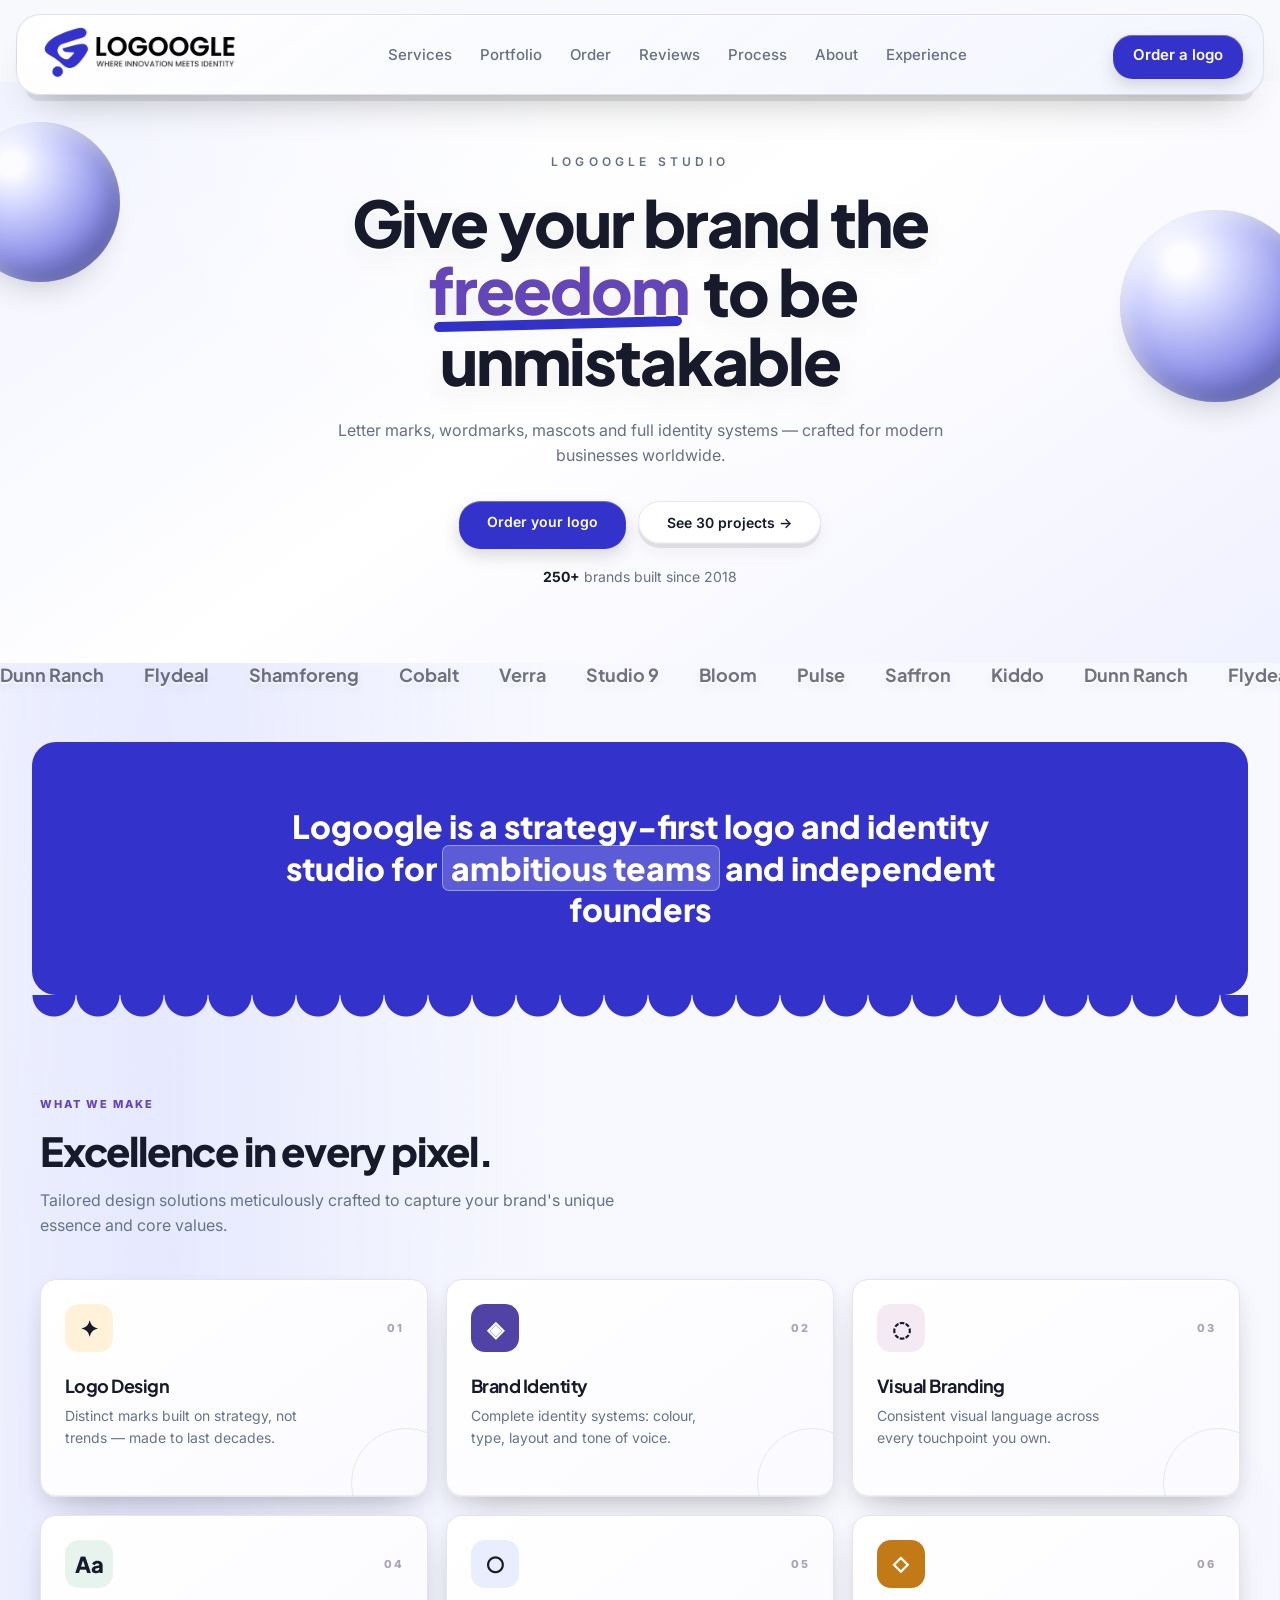
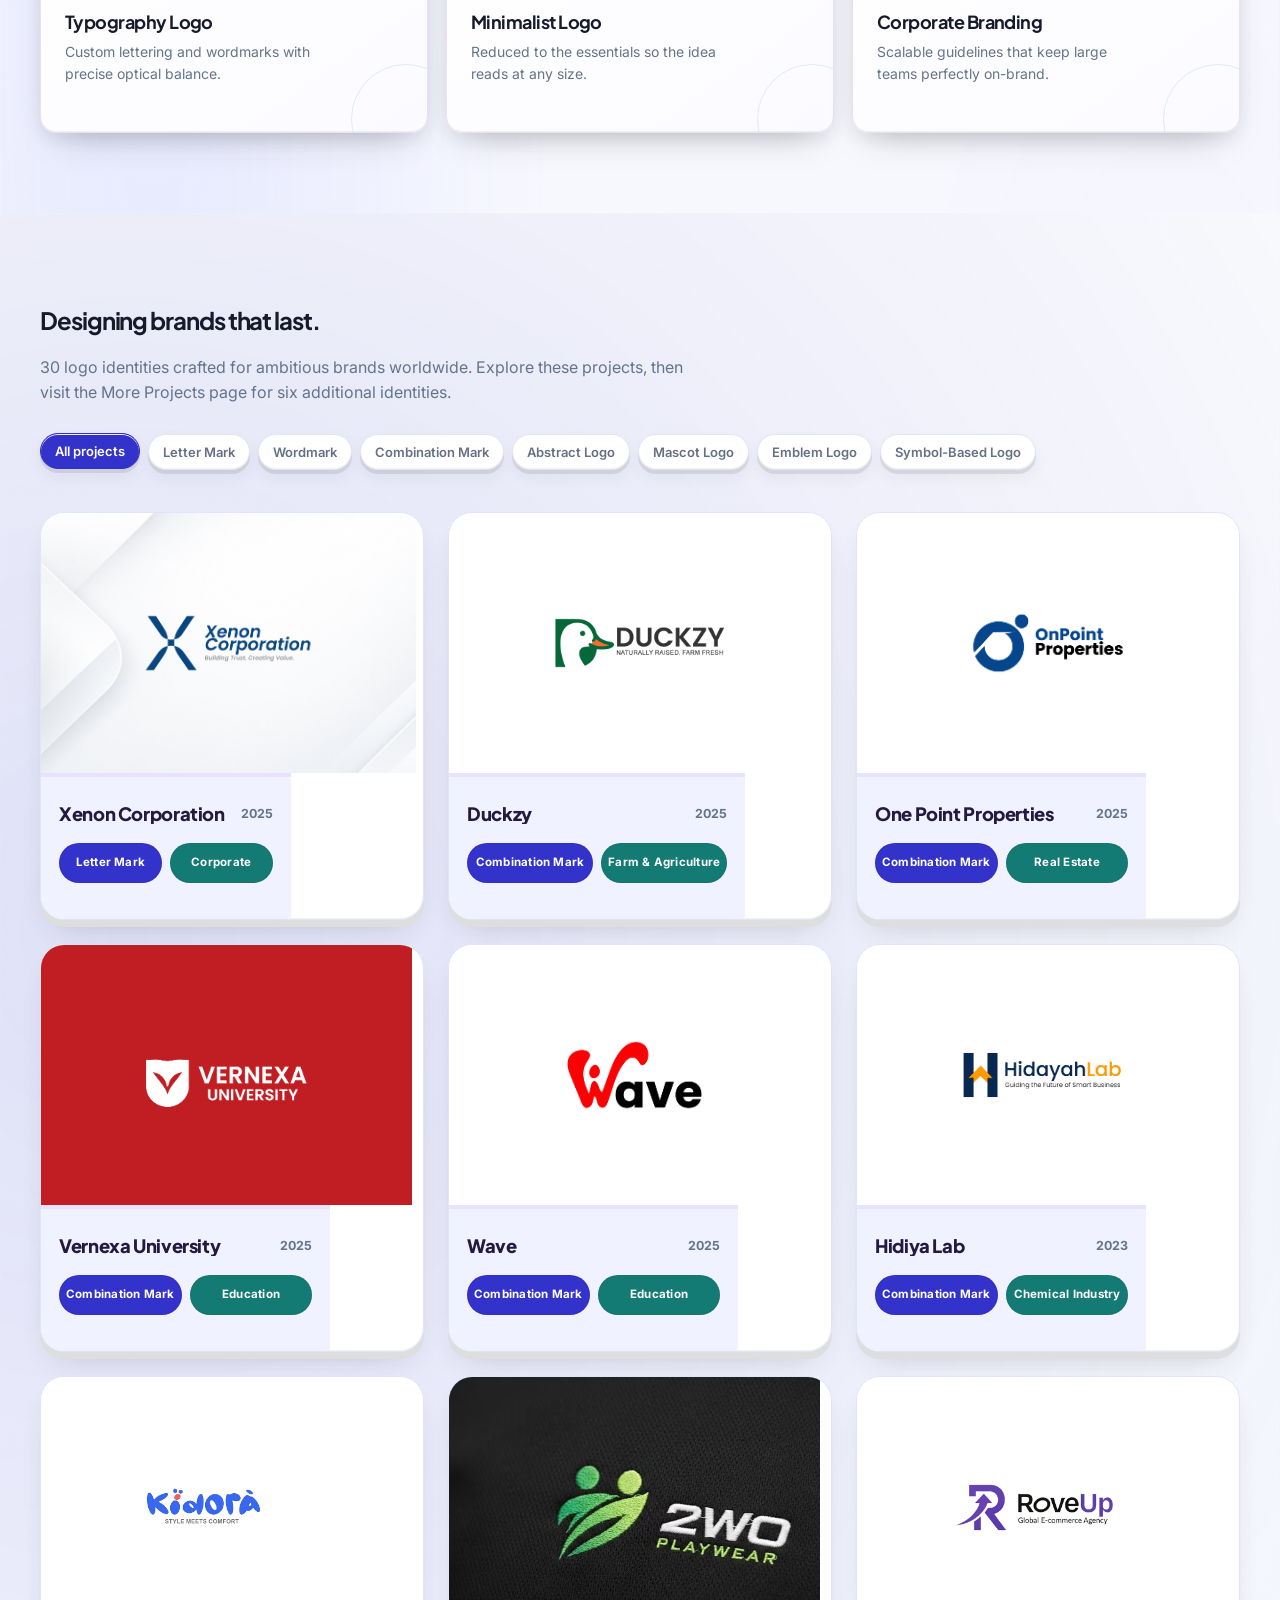
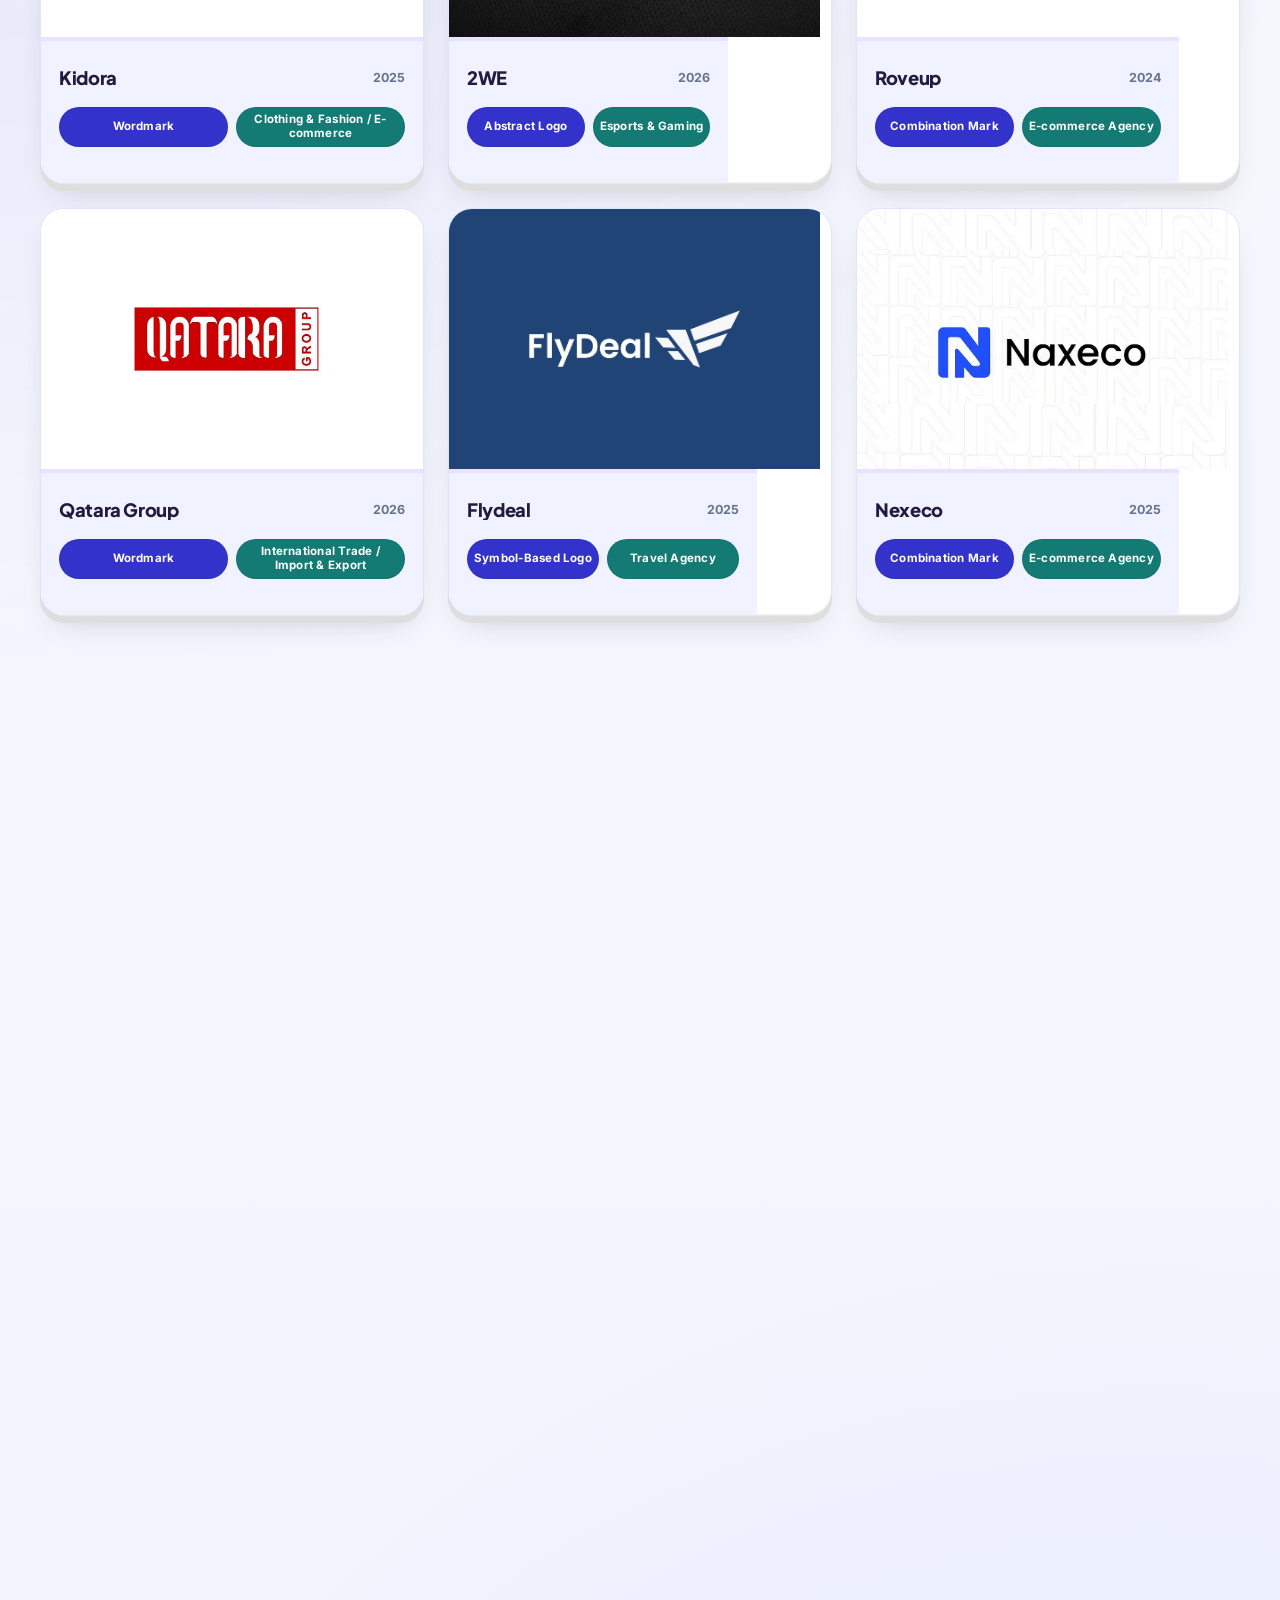
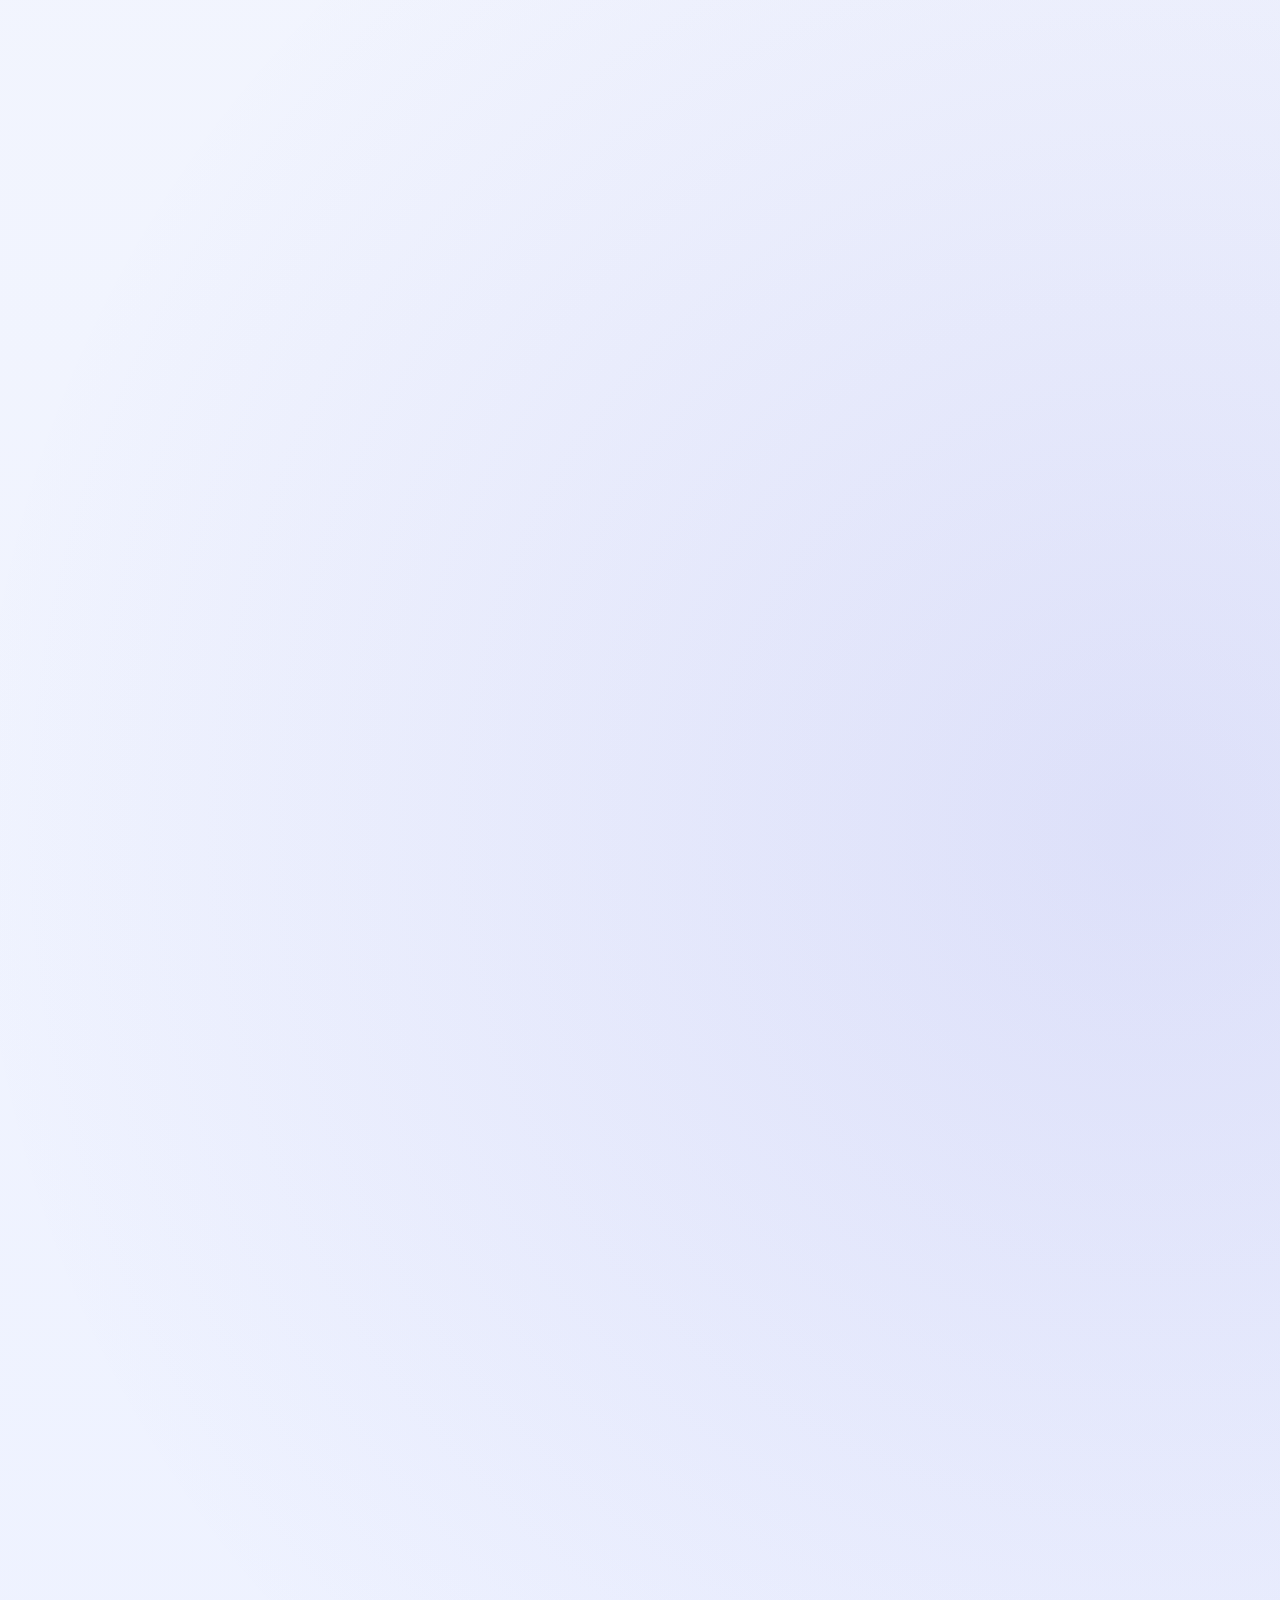
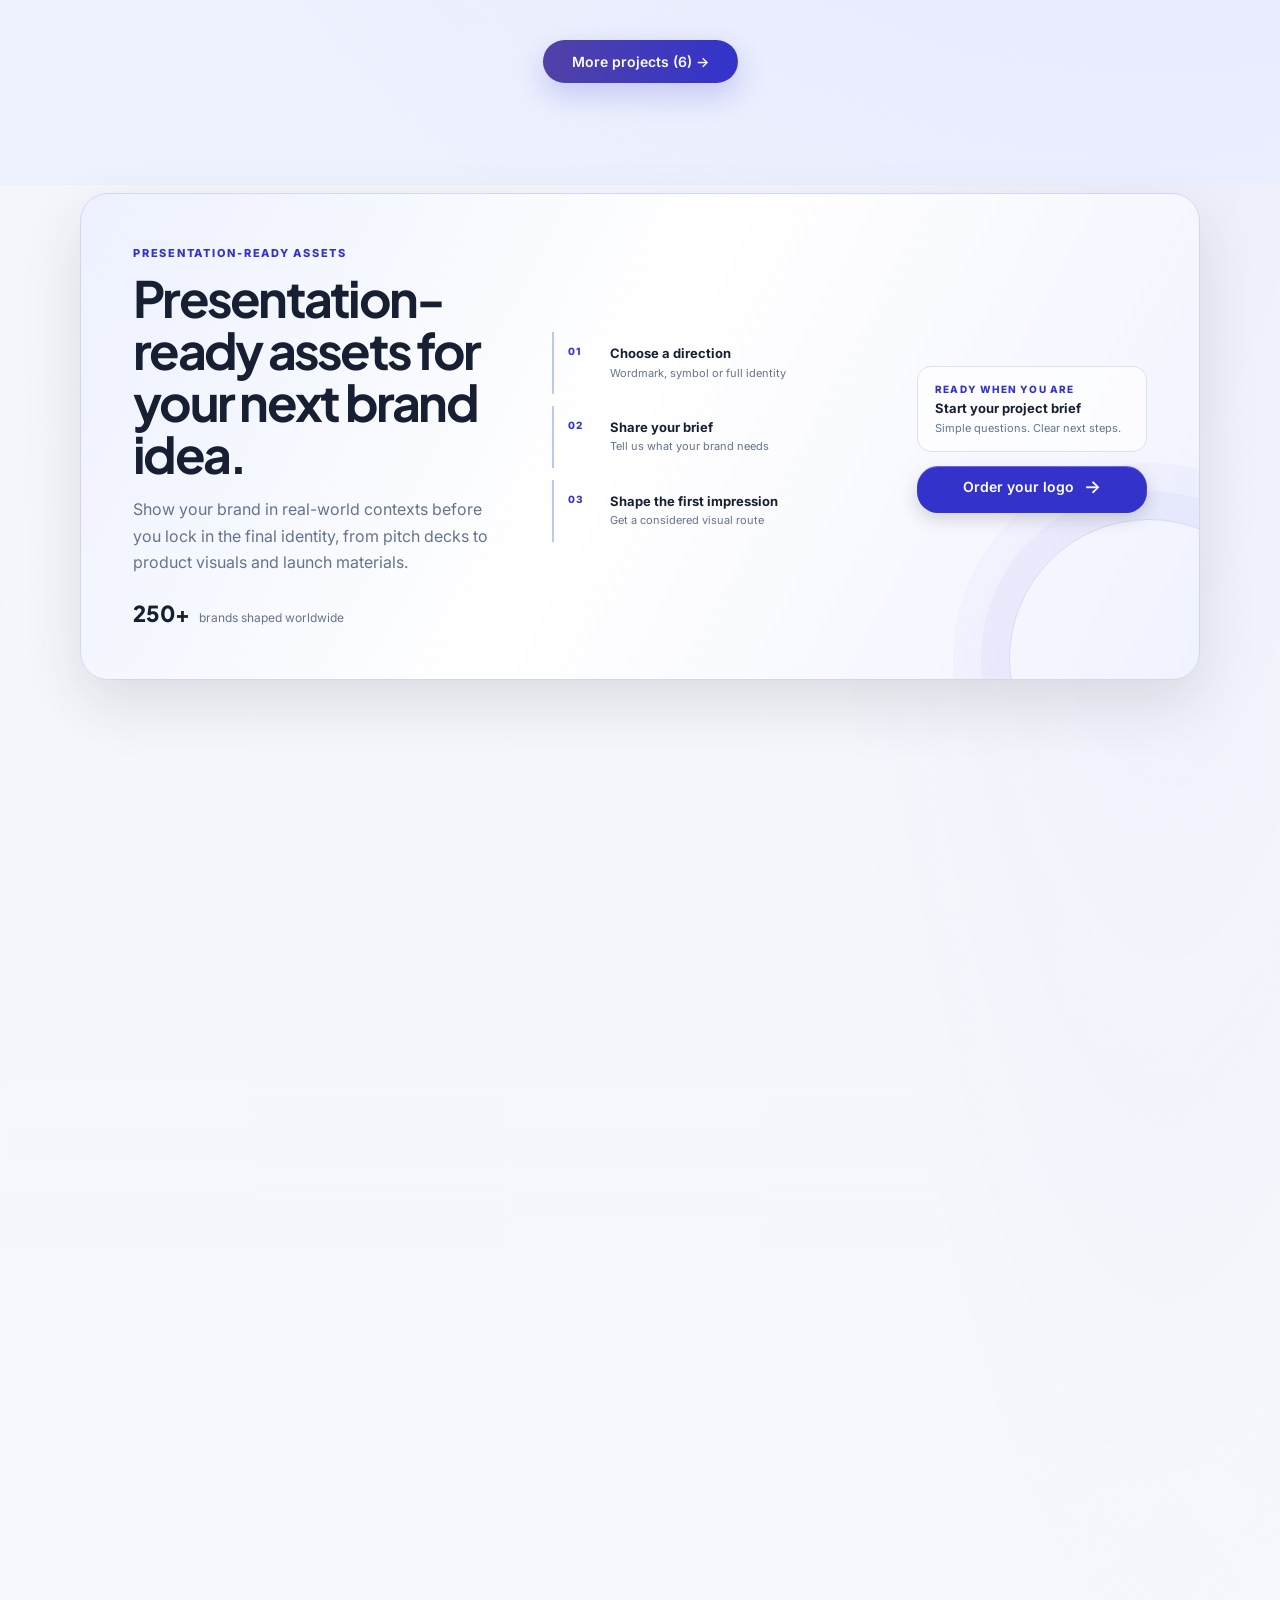
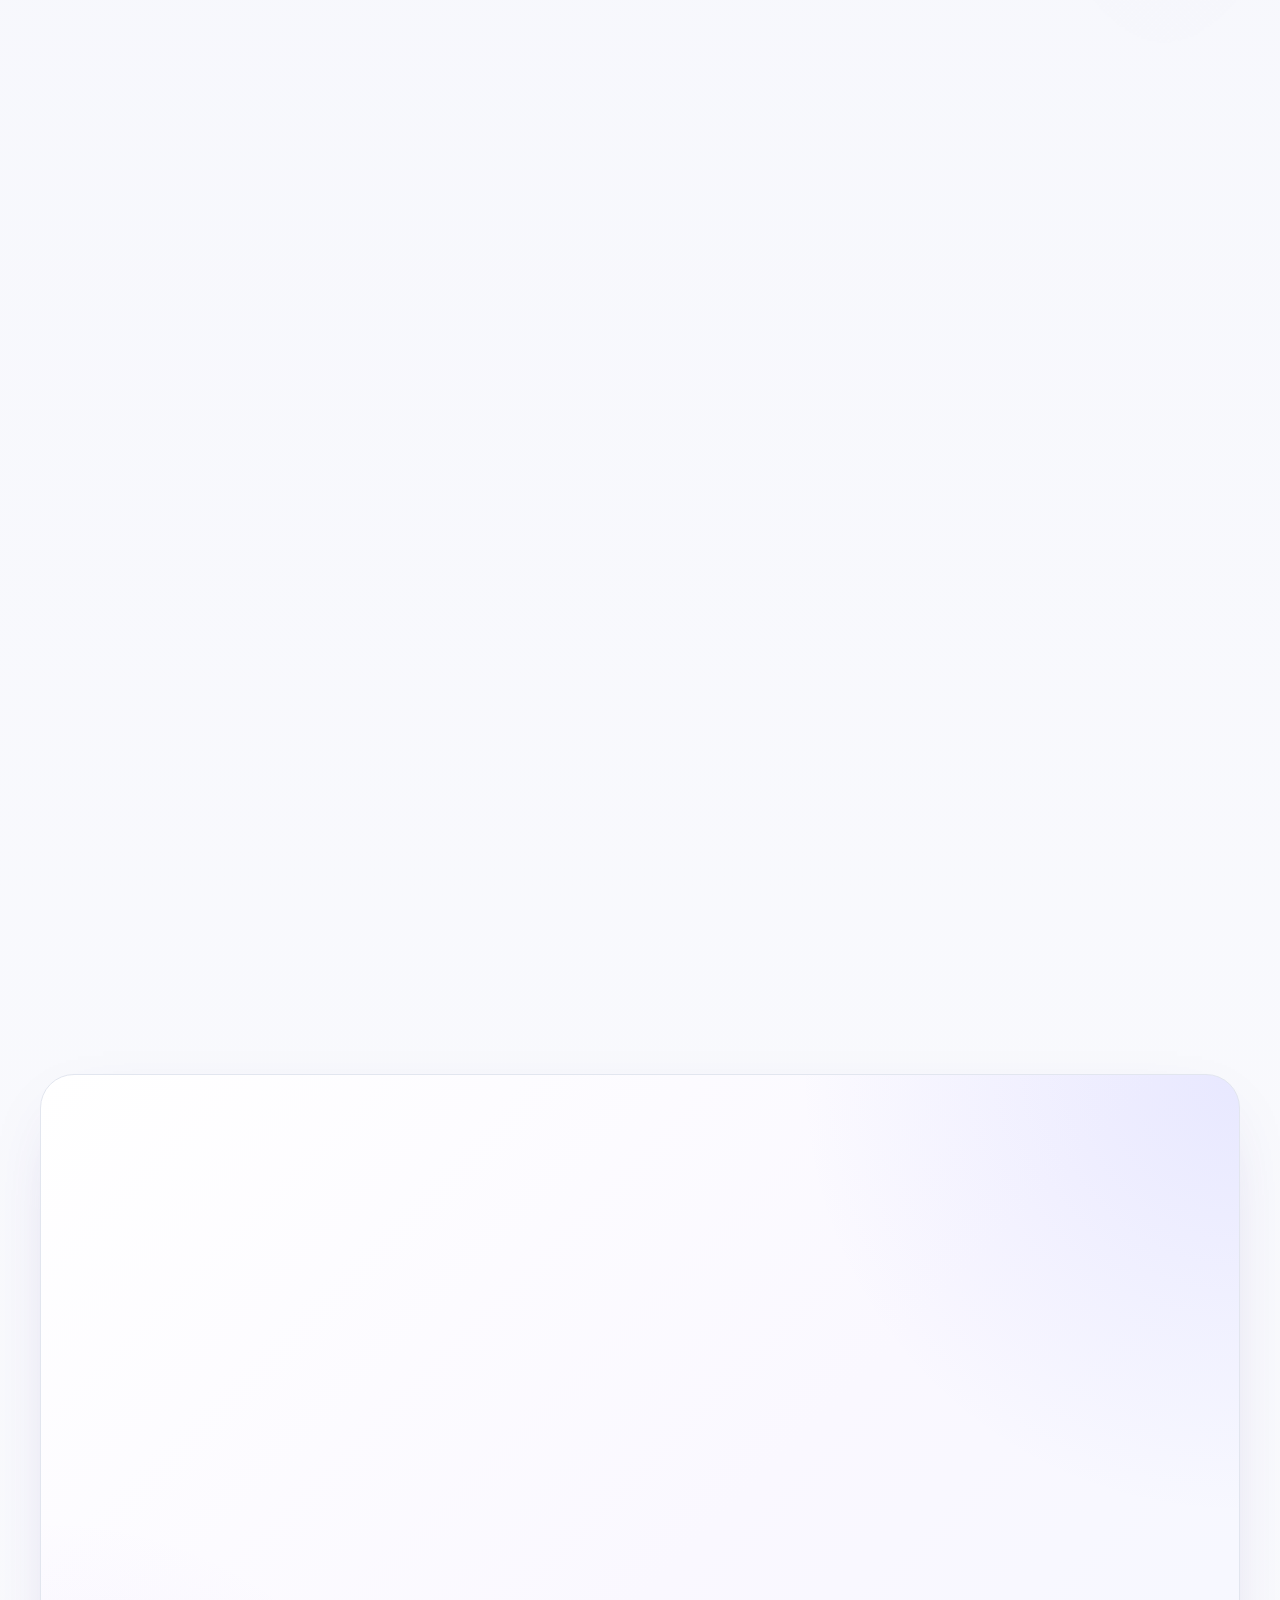
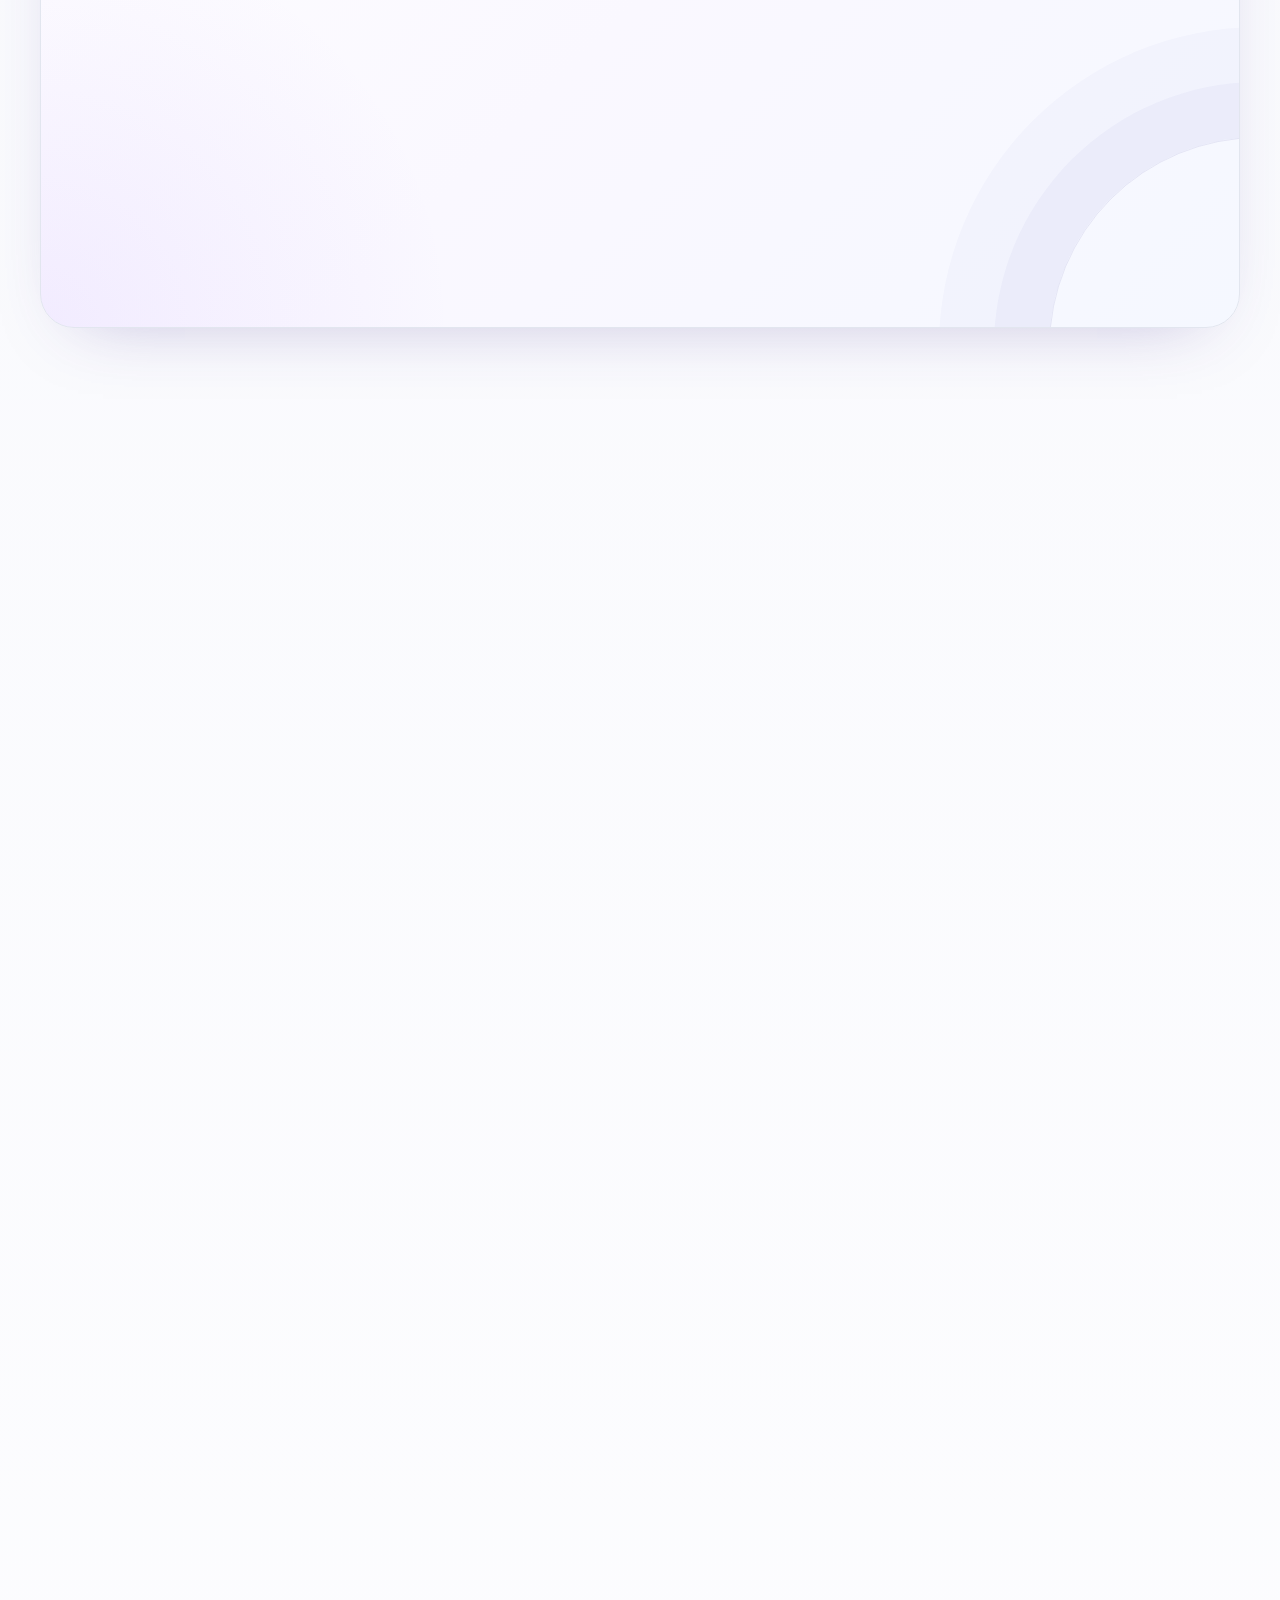
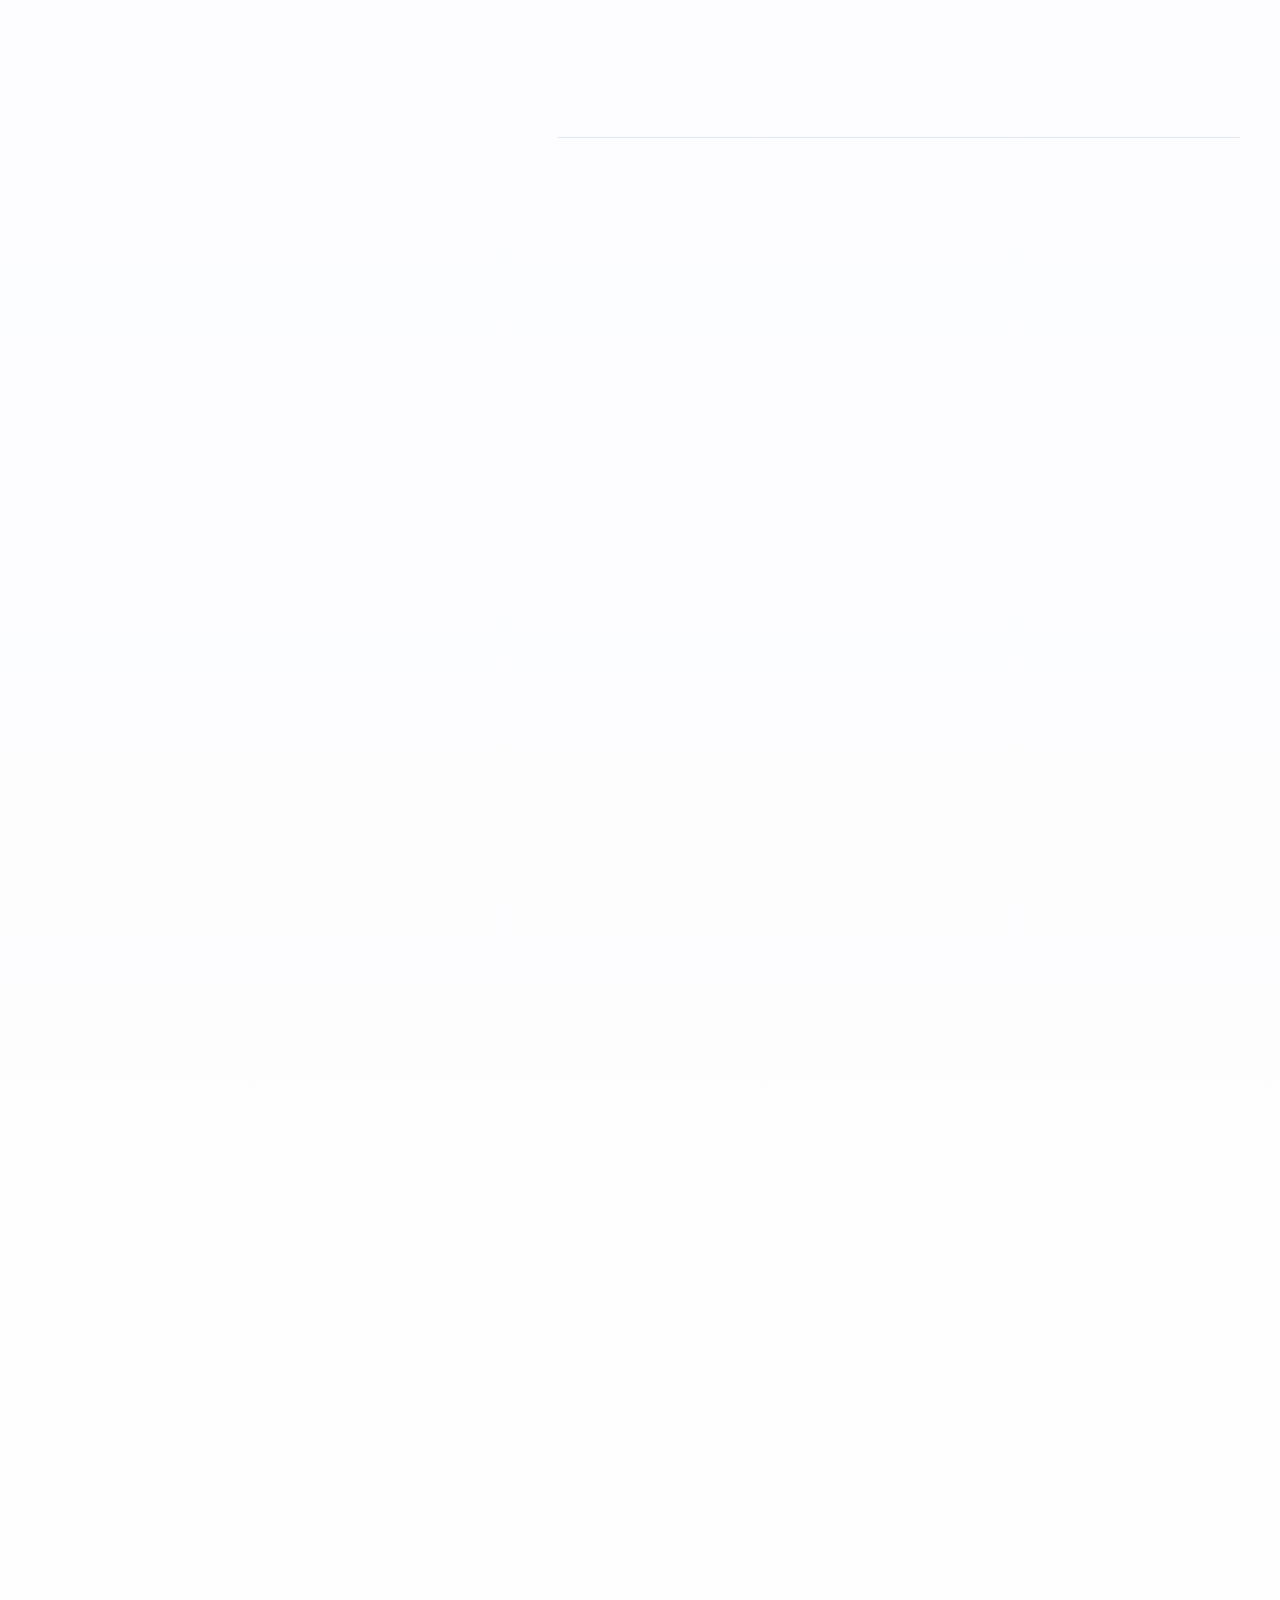
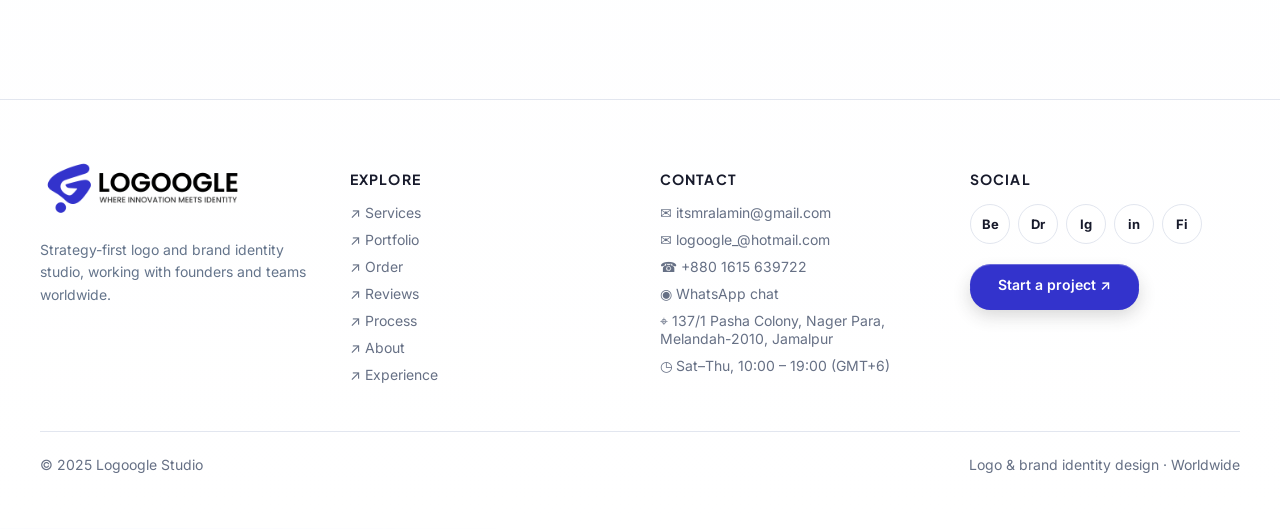
<file: index.html>
<!doctype html>
<html lang="en">
<head>
  <meta charset="utf-8">
  <meta name="viewport" content="width=device-width, initial-scale=1">
  <meta name="color-scheme" content="only light">
  <meta name="theme-color" content="#f8f9fc">
  <title>Loggogle — Logo & Brand Identity Designer</title>
  <meta name="description" content="Custom logo design, wordmarks, mascots and full brand identity systems by MD. AL AMIN.">
  <meta name="author" content="MD. AL AMIN">
  <meta property="og:title" content="Loggogle — Logo & Brand Identity Designer">
  <meta property="og:description" content="Order a custom logo online. Strategy-first identity design worldwide.">
  <meta property="og:type" content="website">
  <meta name="twitter:card" content="summary_large_image">
  <link rel="icon" href="favicon.png" type="image/png">
  <link rel="shortcut icon" href="favicon.png" type="image/png">
  <link rel="apple-touch-icon" href="favicon.png" type="image/png">
  <link rel="preconnect" href="https://fonts.googleapis.com">
  <link rel="preconnect" href="https://fonts.gstatic.com" crossorigin>
  <link rel="stylesheet" href="https://fonts.googleapis.com/css2?family=Plus+Jakarta+Sans:wght@500;600;700;800&family=Inter:wght@400;500;600&display=swap">
  <link rel="stylesheet" href="style.css?v=20261016-all-project-photos-fill">
  <link rel="stylesheet" href="project-image-fallback.css?v=20261012-1">
</head>

<body class="home-page">
  <div class="page">

    <!-- =========================================================
     SECTION 01: HEADER / NAVIGATION
     Edit logo, menu links and Order button here.
     ========================================================= -->
    <header class="header-wrap">
      <div class="header">
        <div class="header-row">
          <a href="#home" aria-label="Logoogle home">
            <span class="brand">
              <img class="brand-logo" src="brand-lockup.png" alt="Logoogle — Where Innovation Meets Identity">
            </span>
          </a>

          <nav class="nav">
          <a href="#services">Services</a>
          <a href="#portfolio">Portfolio</a>
          <a href="order.html">Order</a>
          <a href="#reviews">Reviews</a>
          <a href="#process">Process</a>
          <a href="#about">About</a>
          <a href="#experience">Experience</a>
          </nav>

          <div class="header-buttons">
            <a href="order.html" class="cta">Order a logo</a>
            <button id="menu-btn" class="menu-btn" aria-label="Toggle menu" aria-expanded="false">☰</button>
          </div>
        </div>

        <nav id="mobile-nav" class="mobile-nav">
          <a href="#services" class="mobile-link">Services</a>
          <a href="#portfolio" class="mobile-link">Portfolio</a>
          <a href="order.html" class="mobile-link">Order</a>
          <a href="#reviews" class="mobile-link">Reviews</a>
          <a href="#process" class="mobile-link">Process</a>
          <a href="#about" class="mobile-link">About</a>
          <a href="#experience" class="mobile-link">Experience</a>
          <a href="order.html" class="cta mobile-order">Order a logo</a>
        </nav>
      </div>
    </header>

    <!-- =========================================================
     SECTION 02: HERO
     Main page title, subtitle and buttons.
     ========================================================= -->
    <section id="home" class="hero">
      <div class="hero-inner">
        <p class="eyebrow">Logoogle Studio</p>
        <h1>Give your brand the <span class="highlight">freedom</span> to be unmistakable</h1>
        <p class="hero-copy">Letter marks, wordmarks, mascots and full identity systems — crafted for modern businesses worldwide.</p>

        <div class="actions">
          <a href="order.html" class="btn-primary">Order your logo</a>
          <a href="#portfolio" class="btn-secondary">See 30 projects →</a>
        </div>

        <p class="stat"><strong>250+</strong> brands built since 2018</p>
      </div>
    </section>

    <!-- =========================================================
     SECTION 03: CLIENT MARQUEE
     Edit client / brand names here.
     ========================================================= -->
    <div class="marquee-wrap">
      <div class="marquee">
        <span>Dunn Ranch</span>
        <span>Flydeal</span>
        <span>Shamforeng</span>
        <span>Cobalt</span>
        <span>Verra</span>
        <span>Studio 9</span>
        <span>Bloom</span>
        <span>Pulse</span>
        <span>Saffron</span>
        <span>Kiddo</span>
        <span>Dunn Ranch</span>
        <span>Flydeal</span>
        <span>Shamforeng</span>
        <span>Cobalt</span>
        <span>Verra</span>
        <span>Studio 9</span>
        <span>Bloom</span>
        <span>Pulse</span>
        <span>Saffron</span>
        <span>Kiddo</span>
      </div>
    </div>

    <!-- =========================================================
     SECTION 04: BRAND STATEMENT
     Main statement shown between clients and services.
     ========================================================= -->
    <div class="statement-wrap reveal">
      <div class="statement">
        <p>Logoogle is a strategy-first logo and identity studio for <span class="ambitious">ambitious teams</span> and independent founders</p>
      </div>
      <div class="scallop"></div>
    </div>

    <!-- =========================================================
     SECTION 05: SERVICES
     Edit service cards here.
     ========================================================= -->
    <section id="services" class="section">
      <div class="services-intro reveal">
        <p class="section-kicker">What we make</p>
        <h2>Excellence in every pixel.</h2>
        <p class="lead muted">Tailored design solutions meticulously crafted to capture your brand's unique essence and core values.</p>
      </div>

      <div class="grid-3 services-grid">
        <article class="card lift reveal" style="transition-delay:0ms">
          <div class="service-card-top"><span class="service-icon bg-sun" aria-hidden="true">✦</span><span class="service-number">01</span></div>
          <h3>Logo Design</h3>
          <p class="muted">Distinct marks built on strategy, not trends — made to last decades.</p>
        </article>
        <article class="card lift reveal" style="transition-delay:70ms">
          <div class="service-card-top"><span class="service-icon bg-violet" aria-hidden="true">◈</span><span class="service-number">02</span></div>
          <h3>Brand Identity</h3>
          <p class="muted">Complete identity systems: colour, type, layout and tone of voice.</p>
        </article>
        <article class="card lift reveal" style="transition-delay:140ms">
          <div class="service-card-top"><span class="service-icon bg-pink" aria-hidden="true">◌</span><span class="service-number">03</span></div>
          <h3>Visual Branding</h3>
          <p class="muted">Consistent visual language across every touchpoint you own.</p>
        </article>
        <article class="card lift reveal" style="transition-delay:210ms">
          <div class="service-card-top"><span class="service-icon bg-mint" aria-hidden="true">Aa</span><span class="service-number">04</span></div>
          <h3>Typography Logo</h3>
          <p class="muted">Custom lettering and wordmarks with precise optical balance.</p>
        </article>
        <article class="card lift reveal" style="transition-delay:280ms">
          <div class="service-card-top"><span class="service-icon bg-sky" aria-hidden="true">○</span><span class="service-number">05</span></div>
          <h3>Minimalist Logo</h3>
          <p class="muted">Reduced to the essentials so the idea reads at any size.</p>
        </article>
        <article class="card lift reveal" style="transition-delay:350ms">
          <div class="service-card-top"><span class="service-icon bg-coral" aria-hidden="true">◇</span><span class="service-number">06</span></div>
          <h3>Corporate Branding</h3>
          <p class="muted">Scalable guidelines that keep large teams perfectly on-brand.</p>
        </article>
      </div>
    </section>

    <!-- =========================================================
     SECTION 06: PORTFOLIO / PROJECTS
     EACH PROJECT IS EDITABLE BELOW.
     Change the image src, title, type and year directly in HTML.
     ========================================================= -->
    <section id="portfolio" class="section-tight">
      <div class="reveal">
        <h2>Designing brands that last.</h2>
        <p class="lead muted">30 logo identities crafted for ambitious brands worldwide. Explore these projects, then visit the More Projects page for six additional identities.</p>
      </div>

      <div class="portfolio-filters reveal" role="group" aria-label="Filter projects by logo type">
        <button class="portfolio-filter active" type="button" data-filter-type="all">All projects</button>
        <button class="portfolio-filter" type="button" data-filter-type="Letter Mark">Letter Mark</button>
        <button class="portfolio-filter" type="button" data-filter-type="Wordmark">Wordmark</button>
        <button class="portfolio-filter" type="button" data-filter-type="Combination Mark">Combination Mark</button>
        <button class="portfolio-filter" type="button" data-filter-type="Abstract Logo">Abstract Logo</button>
        <button class="portfolio-filter" type="button" data-filter-type="Mascot Logo">Mascot Logo</button>
        <button class="portfolio-filter" type="button" data-filter-type="Emblem Logo">Emblem Logo</button>
        <button class="portfolio-filter" type="button" data-filter-type="Symbol-Based Logo">Symbol-Based Logo</button>
      </div>

      <div id="portfolio-grid" class="portfolio-grid">
        <!-- =====================================================
             PROJECT 01: Xenon Corporation
             To change this project: edit image src, title, type or year.
             Image file: xenoncorporation.jpg
             ===================================================== -->
        <button class="project-card lift reveal" data-project="Xenon Corporation" type="button">
          <div class="project-image-wrap project-theme">
            <!-- EDIT PROJECT IMAGE HERE -->
            <img class="project-image" src="xenoncorporation.jpg" alt="Xenon Corporation brand identity project" loading="lazy">
          </div>
          <div class="project-body">
            <div class="project-top">
              <span class="project-title">Xenon Corporation</span>
              <span class="project-year">2025</span>
            </div>
            <div class="project-bottom" style="margin-top:8px">
              <span class="tag project-theme logo-type-highlight">Letter Mark</span>
              <span class="tag project-theme company-type-highlight">Corporate</span>
              <span class="view">View details →</span></div>
          </div>
          <template class="project-detail" data-client="Xenon Corporation" data-tag="Corporate · Letter Mark" data-color="bg-sun-block">
            <p data-brief>The Xenon Corporation letter mark gives the company a clear, professional identity suited to its corporate presence.</p>
            <ul data-deliverables><li>Xenon Corporation letter mark</li><li>Primary and alternate logo lockups</li><li>Corporate identity applications</li><li>Digital and print-ready logo files</li></ul>
          </template>
        </button>
        <!-- =====================================================
             PROJECT 02: Duckzy
             To change this project: edit image src, title, type or year.
             Image file: assets/project-logos/02-flydeal.svg
             ===================================================== -->
        <button class="project-card lift reveal" data-project="Duckzy" type="button">
          <div class="project-image-wrap project-theme logo-stage-blue">
            <!-- EDIT PROJECT IMAGE HERE -->
            <img class="project-image" src="duckzy.jpg" alt="Duckzy brand identity project" loading="lazy">
          </div>
          <div class="project-body">
            <div class="project-top">
              <span class="project-title">Duckzy</span>
              <span class="project-year">2025</span>
            </div>
            <div class="project-bottom" style="margin-top:8px">
              <span class="tag project-theme logo-type-highlight">Combination Mark</span>
              <span class="tag project-theme company-type-highlight">Farm &amp; Agriculture</span>
              <span class="view">View details →</span></div>
          </div>
          <template class="project-detail" data-client="Duckzy" data-tag="Farm &amp; Agriculture · Combination Mark" data-color="bg-sky-block">
            <p data-brief>Duckzy's combination mark creates a recognizable identity for a business in farming and agriculture.</p>
            <ul data-deliverables><li>Duckzy combination mark</li><li>Symbol and wordmark lockups</li><li>Agriculture brand applications</li><li>Digital and print-ready logo files</li></ul>
          </template>
        </button>
        <!-- =====================================================
             PROJECT 03: onepointproperties
             To change this project: edit image src, title, type or year.
             Image file: assets/project-logos/03-northwind.svg
             ===================================================== -->
        <button class="project-card lift reveal" data-project="One Point Properties" type="button">
          <div class="project-image-wrap project-theme">
            <!-- EDIT PROJECT IMAGE HERE -->
            <img class="project-image" src="onepointproperties.jpg" alt="One Point Properties brand identity project" loading="lazy">
          </div>
          <div class="project-body">
            <div class="project-top">
              <span class="project-title">One Point Properties</span>
              <span class="project-year">2025</span>
            </div>
            <div class="project-bottom" style="margin-top:8px">
              <span class="tag project-theme logo-type-highlight">Combination Mark</span>
              <span class="tag project-theme company-type-highlight">Real Estate</span>
              <span class="view">View details →</span></div>
          </div>
          <template class="project-detail" data-client="One Point Properties" data-tag="Real Estate · Combination Mark" data-color="bg-mint-block">
            <p data-brief>The One Point Properties combination mark gives the real estate business a clear identity for presenting its property services.</p>
            <ul data-deliverables><li>One Point Properties combination mark</li><li>Symbol and wordmark lockups</li><li>Real estate brand applications</li><li>Digital and print-ready logo files</li></ul>
          </template>
        </button>
        <!-- =====================================================
             PROJECT 04: Vernexa University
             To change this project: edit image src, title, type or year.
             Image file: assets/project-logos/04-cobalt.svg
             ===================================================== -->
        <button class="project-card lift reveal" data-project="Vernexa University" type="button">
          <div class="project-image-wrap project-theme">
            <!-- EDIT PROJECT IMAGE HERE -->
            <img class="project-image" src="vernexauniversity.jpeg" alt="Vernexa University brand identity project" loading="lazy">
          </div>
          <div class="project-body">
            <div class="project-top">
              <span class="project-title">Vernexa University</span>
              <span class="project-year">2025</span>
            </div>
            <div class="project-bottom" style="margin-top:8px">
              <span class="tag project-theme logo-type-highlight">Combination Mark</span>
              <span class="tag project-theme company-type-highlight">Education</span>
              <span class="view">View details →</span></div>
          </div>
          <template class="project-detail" data-client="Vernexa University" data-tag="Education · Combination Mark" data-color="bg-coral">
            <p data-brief>The Vernexa University combination mark provides a consistent identity for an educational institution and its academic communications.</p>
            <ul data-deliverables><li>Vernexa University combination mark</li><li>Symbol and wordmark lockups</li><li>Education brand applications</li><li>Digital and print-ready logo files</li></ul>
          </template>
        </button>
        <!-- =====================================================
             PROJECT 05: Verra
             To change this project: edit image src, title, type or year.
             Image file: assets/project-logos/05-verra.svg
             ===================================================== -->
        <button class="project-card lift reveal" data-project="Wave" type="button">
          <div class="project-image-wrap project-theme">
            <!-- EDIT PROJECT IMAGE HERE -->
            <img class="project-image" src="wave.jpg" alt="Wave brand identity project" loading="lazy">
          </div>
          <div class="project-body">
            <div class="project-top">
              <span class="project-title">Wave</span>
              <span class="project-year">2025</span>
            </div>
            <div class="project-bottom" style="margin-top:8px">
              <span class="tag project-theme logo-type-highlight">Combination Mark</span>
              <span class="tag project-theme company-type-highlight">Education</span>
              <span class="view">View details →</span></div>
          </div>
          <template class="project-detail" data-client="Wave" data-tag="Education · Combination Mark" data-color="bg-violet-block">
            <p data-brief>The Wave logo pairs a distinctive flowing symbol with a bold wordmark to create a clear, memorable combination mark for education.</p>
            <ul data-deliverables><li>Wave combination mark</li><li>Symbol and wordmark lockups</li><li>Education brand applications</li><li>Digital and print-ready logo files</li></ul>
          </template>
        </button>
        <!-- =====================================================
             PROJECT 06: Studio 9
             To change this project: edit image src, title, type or year.
             Image file: assets/project-logos/06-studio9.svg
             ===================================================== -->
        <button class="project-card lift reveal" data-project="Hidiya Lab" type="button">
          <div class="project-image-wrap project-theme">
            <!-- EDIT PROJECT IMAGE HERE -->
            <img class="project-image" src="hidiyahlab.jpg" alt="Hidiya Lab brand identity project" loading="lazy">
          </div>
          <div class="project-body">
            <div class="project-top">
              <span class="project-title">Hidiya Lab</span>
              <span class="project-year">2023</span>
            </div>
            <div class="project-bottom" style="margin-top:8px">
              <span class="tag project-theme logo-type-highlight">Combination Mark</span>
              <span class="tag project-theme company-type-highlight">Chemical Industry</span>
              <span class="view">View details →</span></div>
          </div>
          <template class="project-detail" data-client="Hidiya Lab" data-tag="Chemical Industry · Combination Mark" data-color="bg-sun-block">
            <p data-brief>The Hidiya Lab combination mark presents the company with a clear identity for its work in the chemical industry.</p>
            <ul data-deliverables><li>Hidiya Lab combination mark</li><li>Symbol and wordmark lockups</li><li>Chemical industry brand applications</li><li>Digital and print-ready logo files</li></ul>
          </template>
        </button>
        <!-- =====================================================
             PROJECT 07: Bloom Skin
             To change this project: edit image src, title, type or year.
             Image file: assets/project-logos/07-bloom.svg
             ===================================================== -->
        <button class="project-card lift reveal" data-project="Kidora" type="button">
          <div class="project-image-wrap project-theme">
            <!-- EDIT PROJECT IMAGE HERE -->
            <img class="project-image" src="kidora.jpg" alt="Kidora brand identity project" loading="lazy">
          </div>
          <div class="project-body">
            <div class="project-top">
              <span class="project-title">Kidora</span>
              <span class="project-year">2025</span>
            </div>
            <div class="project-bottom" style="margin-top:8px">
              <span class="tag project-theme logo-type-highlight">Wordmark</span>
              <span class="tag project-theme company-type-highlight">Clothing &amp; Fashion / E-commerce</span>
              <span class="view">View details →</span></div>
          </div>
          <template class="project-detail" data-client="Kidora" data-tag="Clothing &amp; Fashion / E-commerce · Wordmark" data-color="bg-pink-block">
            <p data-brief>The Kidora wordmark creates a recognizable brand identity for a clothing and fashion business serving customers through e-commerce.</p>
            <ul data-deliverables><li>Kidora custom wordmark</li><li>Primary and alternate wordmark lockups</li><li>Fashion and online-store brand applications</li><li>Digital and print-ready logo files</li></ul>
          </template>
        </button>
        <!-- =====================================================
             PROJECT 08: Pulse Sports
             To change this project: edit image src, title, type or year.
             Image file: assets/project-logos/08-pulse.svg
             ===================================================== -->
        <button class="project-card lift reveal" data-project="2WE" type="button">
          <div class="project-image-wrap project-theme">
            <!-- EDIT PROJECT IMAGE HERE -->
            <img class="project-image" src="2we.jpg" alt="2WE brand identity project" loading="lazy">
          </div>
          <div class="project-body">
            <div class="project-top">
              <span class="project-title">2WE</span>
              <span class="project-year">2026</span>
            </div>
            <div class="project-bottom" style="margin-top:8px">
              <span class="tag project-theme logo-type-highlight">Abstract Logo</span>
              <span class="tag project-theme company-type-highlight">Esports &amp; Gaming</span>
              <span class="view">View details →</span></div>
          </div>
          <template class="project-detail" data-client="2WE" data-tag="Esports &amp; Gaming · Abstract Logo" data-color="bg-sky-block">
            <p data-brief>An energetic abstract emblem paired with the 2WE Playwear wordmark creates a distinctive identity for the esports and gaming space.</p>
            <ul data-deliverables><li>2WE abstract logo</li><li>Primary and alternate logo lockups</li><li>Esports and gaming brand applications</li><li>Digital and print-ready logo files</li></ul>
          </template>
        </button>
        <!-- =====================================================
             PROJECT 09: Saffron Table
             To change this project: edit image src, title, type or year.
             Image file: assets/project-logos/09-saffron.svg
             ===================================================== -->
        <button class="project-card lift reveal" data-project="Roveup" type="button">
          <div class="project-image-wrap project-theme">
            <!-- EDIT PROJECT IMAGE HERE -->
            <img class="project-image" src="roveup.jpg" alt="Roveup brand identity project" loading="lazy">
          </div>
          <div class="project-body">
            <div class="project-top">
              <span class="project-title">Roveup</span>
              <span class="project-year">2024</span>
            </div>
            <div class="project-bottom" style="margin-top:8px">
              <span class="tag project-theme logo-type-highlight">Combination Mark</span>
              <span class="tag project-theme company-type-highlight">E-commerce Agency</span>
              <span class="view">View details →</span></div>
          </div>
          <template class="project-detail" data-client="Roveup" data-tag="E-commerce Agency · Combination Mark" data-color="bg-coral">
            <p data-brief>The Roveup combination mark gives an e-commerce agency a distinct, professional identity for its digital services.</p>
            <ul data-deliverables><li>Roveup combination mark</li><li>Symbol and wordmark lockups</li><li>E-commerce agency brand applications</li><li>Digital and print-ready logo files</li></ul>
          </template>
        </button>
        <!-- =====================================================
             PROJECT 10: Kiddo Learn
             To change this project: edit image src, title, type or year.
             Image file: assets/project-logos/10-kiddo.svg
             ===================================================== -->
        <button class="project-card lift reveal" data-project="Qatara Group" type="button">
          <div class="project-image-wrap project-theme">
            <!-- EDIT PROJECT IMAGE HERE -->
            <img class="project-image" src="qataragroup.jpg" alt="Qatara Group brand identity project" loading="lazy">
          </div>
          <div class="project-body">
            <div class="project-top">
              <span class="project-title">Qatara Group</span>
              <span class="project-year">2026</span>
            </div>
            <div class="project-bottom" style="margin-top:8px">
              <span class="tag project-theme logo-type-highlight">Wordmark</span>
              <span class="tag project-theme company-type-highlight">International Trade / Import &amp; Export</span>
              <span class="view">View details →</span></div>
          </div>
          <template class="project-detail" data-client="Qatara Group" data-tag="International Trade / Import &amp; Export · Wordmark" data-color="bg-mint-block">
            <p data-brief>The Qatara Group wordmark gives the international trade business a clear identity for its import and export services.</p>
            <ul data-deliverables><li>Qatara Group wordmark</li><li>Primary and alternate wordmark lockups</li><li>International trade brand applications</li><li>Digital and print-ready logo files</li></ul>
          </template>
        </button>
        <!-- =====================================================
             PROJECT 11: Atlas Ventures
             To change this project: edit image src, title, type or year.
             Image file: assets/project-logos/11-atlas.svg
             ===================================================== -->
        <button class="project-card lift reveal" data-project="Flydeal" type="button">
          <div class="project-image-wrap project-theme">
            <!-- EDIT PROJECT IMAGE HERE -->
            <img class="project-image" src="flydeal.jpg" alt="Flydeal brand identity project" loading="lazy">
          </div>
          <div class="project-body">
            <div class="project-top">
              <span class="project-title">Flydeal</span>
              <span class="project-year">2025</span>
            </div>
            <div class="project-bottom" style="margin-top:8px">
              <span class="tag project-theme logo-type-highlight">Symbol-Based Logo</span>
              <span class="tag project-theme company-type-highlight">Travel Agency</span>
              <span class="view">View details →</span></div>
          </div>
          <template class="project-detail" data-client="Flydeal" data-tag="Travel Agency · Symbol-Based Logo" data-color="bg-violet-block">
            <p data-brief>Flydeal's symbol-based logo gives the travel agency a recognizable identity for its travel planning and booking services.</p>
            <ul data-deliverables><li>Flydeal standalone symbol</li><li>Symbol and name lockups</li><li>Travel agency brand applications</li><li>Digital and print-ready logo files</li></ul>
          </template>
        </button>
        <!-- =====================================================
             PROJECT 12: Ember Goods
             To change this project: edit image src, title, type or year.
             Image file: assets/project-logos/12-ember.svg
             ===================================================== -->
        <button class="project-card lift reveal" data-project="Nexeco" type="button">
          <div class="project-image-wrap project-theme">
            <!-- EDIT PROJECT IMAGE HERE -->
            <img class="project-image" src="nexeco.jpg" alt="Nexeco brand identity project" loading="lazy">
          </div>
          <div class="project-body">
            <div class="project-top">
              <span class="project-title">Nexeco</span>
              <span class="project-year">2025</span>
            </div>
            <div class="project-bottom" style="margin-top:8px">
              <span class="tag project-theme logo-type-highlight">Combination Mark</span>
              <span class="tag project-theme company-type-highlight">E-commerce Agency</span>
              <span class="view">View details →</span></div>
          </div>
          <template class="project-detail" data-client="Nexeco" data-tag="E-commerce Agency · Combination Mark" data-color="bg-coral">
            <p data-brief>The Nexeco combination mark gives the e-commerce agency a clear identity for presenting its services to online businesses.</p>
            <ul data-deliverables><li>Nexeco combination mark</li><li>Symbol and wordmark lockups</li><li>E-commerce agency brand applications</li><li>Digital and print-ready logo files</li></ul>
          </template>
        </button>
        <!-- =====================================================
             PROJECT 13: Lumen Skin
             To change this project: edit image src, title, type or year.
             Image file: assets/project-logos/13-lumen.svg
             ===================================================== -->
        <button class="project-card lift reveal" data-project="Addmitable" type="button">
          <div class="project-image-wrap project-theme">
            <!-- EDIT PROJECT IMAGE HERE -->
            <img class="project-image" src="addmitable.jpg" alt="Addmitable brand identity project" loading="lazy">
          </div>
          <div class="project-body">
            <div class="project-top">
              <span class="project-title">Addmitable</span>
              <span class="project-year">2025</span>
            </div>
            <div class="project-bottom" style="margin-top:8px">
              <span class="tag project-theme logo-type-highlight">Combination Mark</span>
              <span class="tag project-theme company-type-highlight">Education</span>
              <span class="view">View details →</span></div>
          </div>
          <template class="project-detail" data-client="Addmitable" data-tag="Education · Combination Mark" data-color="bg-pink-block">
            <p data-brief>The Addmitable combination mark gives the education business a clear identity for communicating its learning services.</p>
            <ul data-deliverables><li>Addmitable combination mark</li><li>Symbol and wordmark lockups</li><li>Education brand applications</li><li>Digital and print-ready logo files</li></ul>
          </template>
        </button>
        <!-- =====================================================
             PROJECT 14: Terra FC
             To change this project: edit image src, title, type or year.
             Image file: assets/project-logos/14-terra.svg
             ===================================================== -->
        <button class="project-card lift reveal" data-project="Rankfast" type="button">
          <div class="project-image-wrap project-theme">
            <!-- EDIT PROJECT IMAGE HERE -->
            <img class="project-image" src="rankfast.jpg" alt="Rankfast brand identity project" loading="lazy">
          </div>
          <div class="project-body">
            <div class="project-top">
              <span class="project-title">Rankfast</span>
              <span class="project-year">2024</span>
            </div>
            <div class="project-bottom" style="margin-top:8px">
              <span class="tag project-theme logo-type-highlight">Combination Mark</span>
              <span class="tag project-theme company-type-highlight">SEO &amp; Digital Marketing</span>
              <span class="view">View details →</span></div>
          </div>
          <template class="project-detail" data-client="Rankfast" data-tag="SEO &amp; Digital Marketing · Combination Mark" data-color="bg-mint-block">
            <p data-brief>The Rankfast combination mark gives an SEO and digital marketing business a memorable identity aligned with its online services.</p>
            <ul data-deliverables><li>Rankfast combination mark</li><li>Symbol and wordmark lockups</li><li>SEO and digital marketing brand applications</li><li>Digital and print-ready logo files</li></ul>
          </template>
        </button>
        <!-- =====================================================
             PROJECT 15: Quanta Pay
             To change this project: edit image src, title, type or year.
             Image file: assets/project-logos/15-quanta.svg
             ===================================================== -->
        <button class="project-card lift reveal" data-project="Weblito" type="button">
          <div class="project-image-wrap project-theme">
            <!-- EDIT PROJECT IMAGE HERE -->
            <img class="project-image" src="weblito.jpg" alt="Weblito brand identity project" loading="lazy">
          </div>
          <div class="project-body">
            <div class="project-top">
              <span class="project-title">Weblito</span>
              <span class="project-year">2026</span>
            </div>
            <div class="project-bottom" style="margin-top:8px">
              <span class="tag project-theme logo-type-highlight">Wordmark</span>
              <span class="tag project-theme company-type-highlight">SEO &amp; Web Development</span>
              <span class="view">View details →</span></div>
          </div>
          <template class="project-detail" data-client="Weblito" data-tag="SEO &amp; Web Development · Wordmark" data-color="bg-sky-block">
            <p data-brief>The Weblito wordmark gives the SEO and web development business a clear identity for its digital services.</p>
            <ul data-deliverables><li>Weblito custom wordmark</li><li>Primary and alternate wordmark lockups</li><li>SEO and web development brand applications</li><li>Digital and print-ready logo files</li></ul>
          </template>
        </button>
        <!-- =====================================================
             PROJECT 16: Mellow Bakes
             To change this project: edit image src, title, type or year.
             Image file: assets/project-logos/16-mellow.svg
             ===================================================== -->
        <button class="project-card lift reveal" data-project="Funchems" type="button">
          <div class="project-image-wrap project-theme">
            <!-- EDIT PROJECT IMAGE HERE -->
            <img class="project-image" src="funchems.jpg" alt="Funchems brand identity project" loading="lazy">
          </div>
          <div class="project-body">
            <div class="project-top">
              <span class="project-title">Funchems</span>
              <span class="project-year">2026</span>
            </div>
            <div class="project-bottom" style="margin-top:8px">
              <span class="tag project-theme logo-type-highlight">Mascot Logo</span>
              <span class="tag project-theme company-type-highlight">Chemical Products</span>
              <span class="view">View details →</span></div>
          </div>
          <template class="project-detail" data-client="Funchems" data-tag="Chemical Products · Mascot Logo" data-color="bg-sun-block">
            <p data-brief>The Funchems mascot logo gives the chemical products business a distinctive and approachable brand identity.</p>
            <ul data-deliverables><li>Funchems mascot logo</li><li>Primary and alternate mascot lockups</li><li>Chemical product brand applications</li><li>Digital and print-ready logo files</li></ul>
          </template>
        </button>
        <!-- =====================================================
             PROJECT 17: Nexora
             To change this project: edit image src, title, type or year.
             Image file: assets/project-logos/17-nimbus.svg
             ===================================================== -->
        <button class="project-card lift reveal" data-project="Electropia" type="button">
          <div class="project-image-wrap project-theme">
            <!-- EDIT PROJECT IMAGE HERE -->
            <img class="project-image" src="electropia.jpg" alt="Electropia brand identity project" loading="lazy">
          </div>
          <div class="project-body">
            <div class="project-top">
              <span class="project-title">Electropia</span>
              <span class="project-year">2026</span>
            </div>
            <div class="project-bottom" style="margin-top:8px">
              <span class="tag project-theme logo-type-highlight">Abstract Logo</span>
              <span class="tag project-theme company-type-highlight">Electronics / Entertainment Products</span>
              <span class="view">View details →</span></div>
          </div>
          <template class="project-detail" data-client="Electropia" data-tag="Electronics / Entertainment Products · Abstract Logo" data-color="bg-violet-block">
            <p data-brief>The Electropia abstract logo gives the electronics and entertainment products business a bold, recognizable identity.</p>
            <ul data-deliverables><li>Electropia abstract logo</li><li>Primary and alternate logo lockups</li><li>Electronics and entertainment brand applications</li><li>Digital and print-ready logo files</li></ul>
          </template>
        </button>
        <!-- =====================================================
             PROJECT 18: Oak & Ember
             To change this project: edit image src, title, type or year.
             Image file: assets/project-logos/18-roast.svg
             ===================================================== -->
        <button class="project-card lift reveal" data-project="Dunn Ranch" type="button">
          <div class="project-image-wrap project-theme">
            <!-- EDIT PROJECT IMAGE HERE -->
            <img class="project-image" src="dunnranch.jpg" alt="Dunn Ranch brand identity project" loading="lazy">
          </div>
          <div class="project-body">
            <div class="project-top">
              <span class="project-title">Dunn Ranch</span>
              <span class="project-year">2026</span>
            </div>
            <div class="project-bottom" style="margin-top:8px">
              <span class="tag project-theme logo-type-highlight">Abstract Logo</span>
              <span class="tag project-theme company-type-highlight">Real Estate / Property Buying &amp; Selling</span>
              <span class="view">View details →</span></div>
          </div>
          <template class="project-detail" data-client="Dunn Ranch" data-tag="Real Estate / Property Buying &amp; Selling · Abstract Logo" data-color="bg-sun-block">
            <p data-brief>The Dunn Ranch abstract logo gives its real estate business a recognizable identity for property buying and selling services.</p>
            <ul data-deliverables><li>Abstract property and ranch emblem</li><li>Dunn Ranch wordmark</li><li>Property listing and signage logo lockups</li><li>Digital and print logo files</li></ul>
          </template>
        </button>
        <!-- =====================================================
             PROJECT 19: Friendly Fox
             To change this project: edit image src, title, type or year.
             Image file: assets/project-logos/19-fox.svg
             ===================================================== -->
        <button class="project-card lift reveal" data-project="Walima" type="button">
          <div class="project-image-wrap project-theme">
            <!-- EDIT PROJECT IMAGE HERE -->
            <img class="project-image" src="walima.jpg" alt="Walima brand identity project" loading="lazy">
          </div>
          <div class="project-body">
            <div class="project-top">
              <span class="project-title">Walima</span>
              <span class="project-year">2026</span>
            </div>
            <div class="project-bottom" style="margin-top:8px">
              <span class="tag project-theme logo-type-highlight">Combination Mark</span>
              <span class="tag project-theme company-type-highlight">Wedding / Marriage Services</span>
              <span class="view">View details →</span></div>
          </div>
          <template class="project-detail" data-client="Walima" data-tag="Wedding / Marriage Services · Combination Mark" data-color="bg-sky-block">
            <p data-brief>An elegant Walima wordmark paired with a flowing heart motif creates a romantic combination mark for wedding and marriage services.</p>
            <ul data-deliverables><li>Walima wordmark</li><li>Heart motif and combination lockup</li><li>Wedding stationery logo variants</li><li>Digital and print logo files</li></ul>
          </template>
        </button>
        <!-- =====================================================
             PROJECT 20: Greenhaven
             To change this project: edit image src, title, type or year.
             Image file: assets/project-logos/20-veda.svg
             ===================================================== -->
        <button class="project-card lift reveal" data-project="Benzo Shop" type="button">
          <div class="project-image-wrap project-theme">
            <!-- EDIT PROJECT IMAGE HERE -->
            <img class="project-image" src="benzoshop.jpg" alt="Benzo Shop brand identity project" loading="lazy">
          </div>
          <div class="project-body">
            <div class="project-top">
              <span class="project-title">Benzo Shop</span>
              <span class="project-year">2026</span>
            </div>
            <div class="project-bottom" style="margin-top:8px">
              <span class="tag project-theme logo-type-highlight">Mascot Logo</span>
              <span class="tag project-theme company-type-highlight">E-commerce</span>
              <span class="view">View details →</span></div>
          </div>
          <template class="project-detail" data-client="Benzo Shop" data-tag="E-commerce · Mascot Logo" data-color="bg-mint-block">
            <p data-brief>A playful Benzo mascot gives the e-commerce shop a recognizable, friendly identity across online storefronts and product touchpoints.</p>
            <ul data-deliverables><li>Benzo mascot logo</li><li>Online shop logo lockups</li><li>Product and storefront artwork</li><li>Digital brand assets</li></ul>
          </template>
        </button>
        <!-- =====================================================
             PROJECT 21: NovaGrid
             To change this project: edit image src, title, type or year.
             Image file: assets/project-logos/21-nova.svg
             ===================================================== -->
        <button class="project-card lift reveal" data-project="Pixgen Degital" type="button">
          <div class="project-image-wrap project-theme">
            <!-- EDIT PROJECT IMAGE HERE -->
            <img class="project-image" src="pixgendegital.jpg" alt="Pixgen Degital brand identity project" loading="lazy">
          </div>
          <div class="project-body">
            <div class="project-top">
              <span class="project-title">Pixgen Degital</span>
              <span class="project-year">2026</span>
            </div>
            <div class="project-bottom" style="margin-top:8px">
              <span class="tag project-theme logo-type-highlight">Combination Mark</span>
              <span class="tag project-theme company-type-highlight">Software Company</span>
              <span class="view">View details →</span></div>
          </div>
          <template class="project-detail" data-client="Pixgen Degital" data-tag="Software Company · Combination Mark" data-color="bg-violet-block">
            <p data-brief>The Pixgen Degital combination mark gives the software company a clear identity for presenting its digital products and services.</p>
            <ul data-deliverables><li>Geometric P symbol and wordmark</li><li>Combination logo lockups</li><li>Software product brand assets</li><li>Digital and print logo files</li></ul>
          </template>
        </button>
        <!-- =====================================================
             PROJECT 22: Aura House
             To change this project: edit image src, title, type or year.
             Image file: assets/project-logos/22-aura.svg
             ===================================================== -->
        <button class="project-card lift reveal" data-project="Dulal Surgical" type="button">
          <div class="project-image-wrap project-theme">
            <!-- EDIT PROJECT IMAGE HERE -->
            <img class="project-image" src="dulalsurgical.jpg" alt="Dulal Surgical brand identity project" loading="lazy">
          </div>
          <div class="project-body">
            <div class="project-top">
              <span class="project-title">Dulal Surgical</span>
              <span class="project-year">2026</span>
            </div>
            <div class="project-bottom" style="margin-top:8px">
              <span class="tag project-theme logo-type-highlight">Combination Mark</span>
              <span class="tag project-theme company-type-highlight">Medical &amp; Surgical Supplies</span>
              <span class="view">View details →</span></div>
          </div>
          <template class="project-detail" data-client="Dulal Surgical" data-tag="Medical &amp; Surgical Supplies · Combination Mark" data-color="bg-pink-block">
            <p data-brief>A clear, professional identity for a company supplying medical and surgical products to healthcare professionals.</p>
            <ul data-deliverables><li>Dulal Surgical wordmark and symbol</li><li>Combination logo lockups</li><li>Medical product and packaging applications</li><li>Digital and print logo files</li></ul>
          </template>
        </button>
        <!-- =====================================================
             PROJECT 23: Vertex Labs
             To change this project: edit image src, title, type or year.
             Image file: assets/project-logos/23-vertex.svg
             ===================================================== -->
        <button class="project-card lift reveal" data-project="Dominators Club" type="button">
          <div class="project-image-wrap project-theme">
            <!-- EDIT PROJECT IMAGE HERE -->
            <img class="project-image" src="dominatorsclub.jpg" alt="Dominators Club brand identity project" loading="lazy">
          </div>
          <div class="project-body">
            <div class="project-top">
              <span class="project-title">Dominators Club</span>
              <span class="project-year">2026</span>
            </div>
            <div class="project-bottom" style="margin-top:8px">
              <span class="tag project-theme logo-type-highlight">Emblem Logo</span>
              <span class="tag project-theme company-type-highlight">Trading Club</span>
              <span class="view">View details →</span></div>
          </div>
          <template class="project-detail" data-client="Dominators Club" data-tag="Trading Club · Emblem Logo" data-color="bg-sky-block">
            <p data-brief>A bold crowned shield and central symbol create a commanding emblem identity for Dominators Club, a trading club.</p>
            <ul data-deliverables><li>Crowned shield emblem</li><li>Dominators Club wordmark lockup</li><li>Club profile and promotional assets</li><li>Digital and print logo files</li></ul>
          </template>
        </button>
        <!-- =====================================================
             PROJECT 24: Harvest & Co.
             To change this project: edit image src, title, type or year.
             Image file: assets/project-logos/24-harvest.svg
             ===================================================== -->
        <button class="project-card lift reveal" data-project="Senco Jewellers" type="button">
          <div class="project-image-wrap project-theme">
            <!-- EDIT PROJECT IMAGE HERE -->
            <img class="project-image" src="sencojewellers.jpg" alt="Senco Jewellers brand identity project" loading="lazy">
          </div>
          <div class="project-body">
            <div class="project-top">
              <span class="project-title">Senco Jewellers</span>
              <span class="project-year">2026</span>
            </div>
            <div class="project-bottom" style="margin-top:8px">
              <span class="tag project-theme logo-type-highlight">Combination Mark</span>
              <span class="tag project-theme company-type-highlight">Jewelry</span>
              <span class="view">View details →</span></div>
          </div>
          <template class="project-detail" data-client="Senco Jewellers" data-tag="Jewelry · Combination Mark" data-color="bg-sun-block">
            <p data-brief>An elegant Senco wordmark paired with a refined jewelry symbol creates a premium identity for a business selling jewelry products.</p>
            <ul data-deliverables><li>Jewelry symbol and Senco wordmark</li><li>Combination logo lockups</li><li>Jewelry packaging and retail applications</li><li>Digital and print logo files</li></ul>
          </template>
        </button>
        <!-- =====================================================
             PROJECT 25: Summit Club
             To change this project: edit image src, title, type or year.
             Image file: assets/project-logos/25-summit.svg
             ===================================================== -->
        <button class="project-card lift reveal" data-project="GBCIT" type="button">
          <div class="project-image-wrap project-theme">
            <!-- EDIT PROJECT IMAGE HERE -->
            <img class="project-image" src="gbcit.jpg" alt="GBCIT brand identity project" loading="lazy">
          </div>
          <div class="project-body">
            <div class="project-top">
              <span class="project-title">GBCIT</span>
              <span class="project-year">2026</span>
            </div>
            <div class="project-bottom" style="margin-top:8px">
              <span class="tag project-theme logo-type-highlight">Combination Mark</span>
              <span class="tag project-theme company-type-highlight">IT &amp; Software Company</span>
              <span class="view">View details →</span></div>
          </div>
          <template class="project-detail" data-client="GBCIT" data-tag="IT &amp; Software Company · Combination Mark" data-color="bg-mint-block">
            <p data-brief>A clear technology identity for GBCIT, an IT and software company, built around its distinctive connected-letter mark.</p>
            <ul data-deliverables><li>GBCIT lettermark and symbol</li><li>Technology brand logo lockups</li><li>Digital product and web applications</li><li>Digital and print logo files</li></ul>
          </template>
        </button>
        <!-- =====================================================
             PROJECT 26: Orbit Pay
             To change this project: edit image src, title, type or year.
             Image file: assets/project-logos/26-orbit.svg
             ===================================================== -->
        <button class="project-card lift reveal" data-project="Z Drive" type="button">
          <div class="project-image-wrap project-theme">
            <!-- EDIT PROJECT IMAGE HERE -->
            <img class="project-image" src="zdrive.jpg" alt="Z Drive brand identity project" loading="lazy">
          </div>
          <div class="project-body">
            <div class="project-top">
              <span class="project-title">Z Drive</span>
              <span class="project-year">2026</span>
            </div>
            <div class="project-bottom" style="margin-top:8px">
              <span class="tag project-theme logo-type-highlight">Combination Mark</span>
              <span class="tag project-theme company-type-highlight">IT &amp; Software Solutions</span>
              <span class="view">View details →</span></div>
          </div>
          <template class="project-detail" data-client="Z Drive" data-tag="IT &amp; Software Solutions · Combination Mark" data-color="bg-coral">
            <p data-brief>The Z Drive combination mark gives the IT and software solutions company a clear, recognizable identity for its technology services.</p>
            <ul data-deliverables><li>Z symbol and wordmark</li><li>Combination logo lockups</li><li>Software and IT service brand assets</li><li>Digital and print logo files</li></ul>
          </template>
        </button>
        <!-- =====================================================
             PROJECT 27: Kindred Studio
             To change this project: edit image src, title, type or year.
             Image file: assets/project-logos/27-kindred.svg
             ===================================================== -->
        <button class="project-card lift reveal" data-project="Active Arrow" type="button">
          <div class="project-image-wrap project-theme">
            <!-- EDIT PROJECT IMAGE HERE -->
            <img class="project-image" src="activearrow.jpg" alt="Active Arrow brand identity project" loading="lazy">
          </div>
          <div class="project-body">
            <div class="project-top">
              <span class="project-title">Active Arrow</span>
              <span class="project-year">2026</span>
            </div>
            <div class="project-bottom" style="margin-top:8px">
              <span class="tag project-theme logo-type-highlight">Combination Mark</span>
              <span class="tag project-theme company-type-highlight">Digital Marketing</span>
              <span class="view">View details →</span></div>
          </div>
          <template class="project-detail" data-client="Active Arrow" data-tag="Digital Marketing · Combination Mark" data-color="bg-pink-block">
            <p data-brief>A bold, forward-moving identity for Active Arrow, a digital marketing company focused on helping brands grow.</p>
            <ul data-deliverables><li>Active Arrow symbol and wordmark</li><li>Digital marketing brand lockups</li><li>Campaign and social media assets</li><li>Digital and print logo files</li></ul>
          </template>
        </button>
        <!-- =====================================================
             PROJECT 28: Zenith One
             To change this project: edit image src, title, type or year.
             Image file: assets/project-logos/28-zenith.svg
             ===================================================== -->
        <button class="project-card lift reveal" data-project="Node" type="button">
          <div class="project-image-wrap project-theme">
            <!-- EDIT PROJECT IMAGE HERE -->
            <img class="project-image" src="node.jpg" alt="Node brand identity project" loading="lazy">
          </div>
          <div class="project-body">
            <div class="project-top">
              <span class="project-title">Node</span>
              <span class="project-year">2026</span>
            </div>
            <div class="project-bottom" style="margin-top:8px">
              <span class="tag project-theme logo-type-highlight">Combination Mark</span>
              <span class="tag project-theme company-type-highlight">Network Solutions</span>
              <span class="view">View details →</span></div>
          </div>
          <template class="project-detail" data-client="Node" data-tag="Network Solutions · Combination Mark" data-color="bg-violet-block">
            <p data-brief>A connected geometric symbol and Node wordmark create a clear, modern identity for a network solutions company.</p>
            <ul data-deliverables><li>Node symbol and wordmark</li><li>Combination logo lockups</li><li>Network services brand assets</li><li>Digital and print logo files</li></ul>
          </template>
        </button>
        <!-- =====================================================
             PROJECT 29: Travel Agency
             ===================================================== -->
        <button class="project-card lift reveal travel-project-card" data-project="Bridges Consultancy" type="button">
          <div class="project-image-wrap project-theme travel-project">
            <img class="project-image" src="bridgesconsultancy.jpg" alt="Bridges Consultancy brand identity project" loading="lazy">
          </div>
          <div class="project-body">
            <div class="project-top">
              <span class="project-title">Bridges Consultancy</span>
              <span class="project-year">2026</span>
            </div>
            <div class="project-bottom" style="margin-top:8px">
              <span class="tag project-theme logo-type-highlight">Letter Mark</span>
              <span class="tag project-theme company-type-highlight">Consultancy</span>
              <span class="view">View details →</span>
            </div>
          </div>
          <template class="project-detail" data-client="Bridges Consultancy" data-tag="Consultancy · Letter Mark" data-color="bg-sky-block">
            <p data-brief>A distinctive B letter mark paired with the Bridges Consultancy name creates a clear, professional identity for a consultancy business.</p>
            <ul data-deliverables><li>B letter mark</li><li>Bridges Consultancy wordmark pairing</li><li>Consultancy brand lockups</li><li>Digital and print logo files</li></ul>
          </template>
        </button>
          <!-- =====================================================
             PROJECT 30: Travel Agency
             ===================================================== -->
        <button class="project-card lift reveal travel-project-card" data-project="Advance Innovation" type="button">
          <div class="project-image-wrap project-theme travel-project">
            <img class="project-image" src="advanceinnovation.jpg" alt="Advance Innovation brand identity project" loading="lazy">
          </div>
          <div class="project-body">
            <div class="project-top">
              <span class="project-title">Advance Innovation</span>
              <span class="project-year">2026</span>
            </div>
            <div class="project-bottom" style="margin-top:8px">
              <span class="tag project-theme logo-type-highlight">Abstract Logo</span>
              <span class="tag project-theme company-type-highlight">Innovation Technology Company</span>
              <span class="view">View details →</span>
            </div>
          </div>
          <template class="project-detail" data-client="Advance Innovation" data-tag="Innovation Technology Company · Abstract Logo" data-color="bg-sky-block">
            <p data-brief>An abstract radiating signal mark represents progress and connectivity for Advance Innovation, a technology company developing innovative solutions.</p>
            <ul data-deliverables><li>Abstract innovation signal symbol</li><li>Advance Innovation wordmark pairing</li><li>Technology brand logo lockups</li><li>Digital and print logo files</li></ul>
          </template>
        </button>
        <template id="additional-project-cards">
        <!-- =====================================================
             PROJECT 31: Zen Walk
             ===================================================== -->
        <button class="project-card lift reveal" data-project="Zen Walk" type="button">
          <div class="project-image-wrap project-theme">
            <img class="project-image" src="zenzwalk.jpg" alt="Zen Walk letter mark logo" loading="lazy">
          </div>
          <div class="project-body">
            <div class="project-top">
              <span class="project-title">Zen Walk</span>
              <span class="project-year">2026</span>
            </div>
            <div class="project-bottom" style="margin-top:8px">
              <span class="tag project-theme logo-type-highlight">Letter Mark</span>
              <span class="tag project-theme company-type-highlight">Shoes · Footwear Brand</span>
              <span class="view">View details →</span>
            </div>
          </div>
          <template class="project-detail" data-client="Zen Walk" data-tag="Shoes · Footwear Brand · Letter Mark" data-color="bg-violet-block">
            <p data-brief>The Zen Walk letter mark creates a distinctive identity for the footwear brand and its shoe products.</p>
            <ul data-deliverables><li>Zen Walk letter mark</li><li>Footwear brand logo lockups</li><li>Shoe and product applications</li><li>Digital and print logo files</li></ul>
          </template>
        </button>
        <!-- =====================================================
             PROJECT 32: Cleverbuy
             ===================================================== -->
        <button class="project-card lift reveal" data-project="Cleverbuy" type="button">
          <div class="project-image-wrap project-theme">
            <img class="project-image" src="clecerlybuy.jpg" alt="Cleverbuy emblem logo" loading="lazy">
          </div>
          <div class="project-body">
            <div class="project-top">
              <span class="project-title">Cleverbuy</span>
              <span class="project-year">2026</span>
            </div>
            <div class="project-bottom" style="margin-top:8px">
              <span class="tag project-theme logo-type-highlight">Emblem Logo</span>
              <span class="tag project-theme company-type-highlight">E-commerce Company</span>
              <span class="view">View details →</span>
            </div>
          </div>
          <template class="project-detail" data-client="Cleverbuy" data-tag="E-commerce Company · Emblem Logo" data-color="bg-mint-block">
            <p data-brief>The Cleverbuy emblem gives the e-commerce company a recognizable identity for its online store and shopping experience.</p>
            <ul data-deliverables><li>Cleverbuy emblem</li><li>E-commerce logo lockups</li><li>Online store brand applications</li><li>Digital and print logo files</li></ul>
          </template>
        </button>
        <!-- =====================================================
             PROJECT 33: Supido
             ===================================================== -->
        <button class="project-card lift reveal" data-project="Supido" type="button">
          <div class="project-image-wrap project-theme">
            <img class="project-image" src="supido.jpg" alt="Supido emblem logo" loading="lazy">
          </div>
          <div class="project-body">
            <div class="project-top">
              <span class="project-title">Supido</span>
              <span class="project-year">2026</span>
            </div>
            <div class="project-bottom" style="margin-top:8px">
              <span class="tag project-theme logo-type-highlight">Emblem Logo</span>
              <span class="tag project-theme company-type-highlight">Bike Parts Supplier</span>
              <span class="view">View details →</span>
            </div>
          </div>
          <template class="project-detail" data-client="Supido" data-tag="Bike Parts Supplier · Emblem Logo" data-color="bg-sun-block">
            <p data-brief>The Supido emblem gives the bike parts supplier a bold, recognizable identity for its components and related products.</p>
            <ul data-deliverables><li>Supido emblem</li><li>Bike parts supplier logo lockups</li><li>Component and packaging applications</li><li>Digital and print logo files</li></ul>
          </template>
        </button>
        <!-- =====================================================
             PROJECT 34: Apex Strategy Growth
             ===================================================== -->
        <button class="project-card lift reveal" data-project="Apex Strategy Growth" type="button">
          <div class="project-image-wrap project-theme">
            <img class="project-image" src="apexstraegygrowth.jpg" alt="Apex Strategy Growth combination logo" loading="lazy">
          </div>
          <div class="project-body">
            <div class="project-top">
              <span class="project-title">Apex Strategy Growth</span>
              <span class="project-year">2026</span>
            </div>
            <div class="project-bottom" style="margin-top:8px">
              <span class="tag project-theme logo-type-highlight">Combination Mark</span>
              <span class="tag project-theme company-type-highlight">SEO Company</span>
              <span class="view">View details →</span>
            </div>
          </div>
          <template class="project-detail" data-client="Apex Strategy Growth" data-tag="SEO Company · Combination Mark" data-color="bg-green-block">
            <p data-brief>The Apex Strategy Growth combination mark gives the SEO company a clear identity for its search optimization services.</p>
            <ul data-deliverables><li>Apex Strategy Growth combination mark</li><li>Symbol and wordmark lockups</li><li>SEO brand applications</li><li>Digital and print-ready logo files</li></ul>
          </template>
        </button>
        <!-- =====================================================
             PROJECT 35: Swift Cargo Deliveries
             ===================================================== -->
        <button class="project-card lift reveal" data-project="Swift Cargo Deliveries" type="button">
          <div class="project-image-wrap project-theme">
            <img class="project-image" src="swiftcargo.jpg" alt="Swift Cargo Deliveries abstract logo" loading="lazy">
          </div>
          <div class="project-body">
            <div class="project-top">
              <span class="project-title">Swift Cargo Deliveries</span>
              <span class="project-year">2026</span>
            </div>
            <div class="project-bottom" style="margin-top:8px">
              <span class="tag project-theme logo-type-highlight">Abstract Logo</span>
              <span class="tag project-theme company-type-highlight">Courier Company</span>
              <span class="view">View details →</span>
            </div>
          </div>
          <template class="project-detail" data-client="Swift Cargo Deliveries" data-tag="Courier Company · Abstract Logo" data-color="bg-coral">
            <p data-brief>The Swift Cargo Deliveries abstract logo gives the courier company a distinct identity for its delivery services.</p>
            <ul data-deliverables><li>Abstract arrow symbol</li><li>Swift Cargo Deliveries wordmark</li><li>Courier service logo lockups</li><li>Digital and print logo files</li></ul>
          </template>
        </button>
        <!-- =====================================================
             PROJECT 36: Amar Music
             ===================================================== -->
        <button class="project-card lift reveal" data-project="Amar Music" type="button">
          <div class="project-image-wrap project-theme">
            <img class="project-image" src="amarmusic.jpg" alt="Amar Music abstract logo" loading="lazy">
          </div>
          <div class="project-body">
            <div class="project-top">
              <span class="project-title">Amar Music</span>
              <span class="project-year">2026</span>
            </div>
            <div class="project-bottom" style="margin-top:8px">
              <span class="tag project-theme logo-type-highlight">Abstract Logo</span>
              <span class="tag project-theme company-type-highlight">Music Band</span>
              <span class="view">View details →</span>
            </div>
          </div>
          <template class="project-detail" data-client="Amar Music" data-tag="Music Band · Abstract Logo" data-color="bg-blue-block">
            <p data-brief>The Amar Music abstract logo gives the music band a distinctive visual identity for its performances and music promotions.</p>
            <ul data-deliverables><li>Amar Music abstract symbol</li><li>Music band logo lockups</li><li>Performance and promotional artwork</li><li>Digital and print logo files</li></ul>
          </template>
        </button>
        </template>
      </div>

      <div class="more-wrap">
        <a id="more-projects" class="btn-secondary more-project-link" href="more-projects.html">More projects (6) →</a>
      </div>
    </section>

    <!-- =========================================================
     SECTION 07: ORDER FORM
     Logo type, package, references and client brief.
     ========================================================= -->
    <section id="order" class="section-tight">
      <div class="home-order-cta">
        <div class="home-order-copy">
          <p class="home-order-kicker">Presentation-ready assets</p>
          <h2>Presentation-ready assets for your next brand idea.</h2>
          <p>Show your brand in real-world contexts before you lock in the final identity, from pitch decks to product visuals and launch materials.</p>
          <div class="home-order-proof">
            <span>250+</span>
            <span>brands shaped worldwide</span>
          </div>
        </div>
        <div class="home-order-steps" aria-label="Order process">
          <div class="home-order-step"><span>01</span><strong>Choose a direction</strong><small>Wordmark, symbol or full identity</small></div>
          <div class="home-order-step"><span>02</span><strong>Share your brief</strong><small>Tell us what your brand needs</small></div>
          <div class="home-order-step"><span>03</span><strong>Shape the first impression</strong><small>Get a considered visual route</small></div>
        </div>
        <div class="home-order-action">
          <div class="home-order-panel">
            <span>Ready when you are</span>
            <strong>Start your project brief</strong>
            <small>Simple questions. Clear next steps.</small>
          </div>
          <a class="btn-primary" href="order.html">Order your logo <span aria-hidden="true">→</span></a>
        </div>
      </div>
      <div class="order-page-hero">
        <div class="order-page-hero-heading">
          <p class="order-page-eyebrow">Logoogle Studio <span aria-hidden="true">/</span> Project brief</p>
          <h1>Order your logo</h1>
          <p>Make your first impression intentional. Tell us what you are building and we will shape the right visual direction for it.</p>
        </div>
        <div class="order-page-hero-footer">
          <div class="order-page-hero-meta">
            <span><strong>01</strong> Choose a direction</span>
            <span><strong>02</strong> Share your brief</span>
            <span><strong>03</strong> Start with clarity</span>
          </div>
          <div class="order-page-hero-actions">
            <span class="order-page-hero-note">A considered identity begins with a considered brief.</span>
            <a class="order-back-link" href="index.html#home" target="_top">← Back to main page</a>
          </div>
        </div>
        <div class="order-service-bar" aria-label="Order service benefits">
          <div><span class="order-service-icon bg-sun">✦</span><span><strong>Strategy-led</strong><small>Built around your brand</small></span></div>
          <div><span class="order-service-icon bg-mint">◈</span><span><strong>Clear packages</strong><small>Choose what fits best</small></span></div>
          <div><span class="order-service-icon bg-sky">✓</span><span><strong>Ready to launch</strong><small>Useful files, not just a mark</small></span></div>
        </div>
      </div>
      <div class="order-shell">
        <div class="reveal">
          <p class="order-form-kicker">Your project, clearly defined</p>
          <h2>Order your logo</h2>
          <p class="lead muted">Choose a direction, select the right level of support, and share the details that will make your identity distinctive.</p>
        </div>

        <h3 class="step-title">1. Pick a logo type</h3>
        <div id="type-grid" class="type-grid">
        <button type="button" class="type-card lift selected" data-type="Letter Mark">
          <span class="type-icon bg-sky">A</span>
          <span class="type-name">Letter Mark</span>
          <span class="type-copy">Monogram built from your initials — sharp, compact, memorable.</span>
          <span class="pick-label">Pick this type →</span>
        </button>
        <button type="button" class="type-card lift " data-type="Wordmark">
          <span class="type-icon bg-sun">W</span>
          <span class="type-name">Wordmark</span>
          <span class="type-copy">Your full name in custom-drawn or refined type.</span>
          <span class="pick-label">Pick this type →</span>
        </button>
        <button type="button" class="type-card lift " data-type="Typography Logo">
          <span class="type-icon bg-pink">T</span>
          <span class="type-name">Typography Logo</span>
          <span class="type-copy">Expressive lettering with precise optical balance.</span>
          <span class="pick-label">Pick this type →</span>
        </button>
        <button type="button" class="type-card lift " data-type="Combination Mark">
          <span class="type-icon bg-mint">◇</span>
          <span class="type-name">Combination Mark</span>
          <span class="type-copy">Symbol plus wordmark that works locked or separated.</span>
          <span class="pick-label">Pick this type →</span>
        </button>
        <button type="button" class="type-card lift " data-type="Abstract Mark">
          <span class="type-icon bg-violet">◒</span>
          <span class="type-name">Abstract Mark</span>
          <span class="type-copy">A unique geometric symbol carrying your idea.</span>
          <span class="pick-label">Pick this type →</span>
        </button>
        <button type="button" class="type-card lift " data-type="Mascot Logo">
          <span class="type-icon bg-coral">★</span>
          <span class="type-name">Mascot Logo</span>
          <span class="type-copy">A character your audience remembers and loves.</span>
          <span class="pick-label">Pick this type →</span>
        </button>
        <button type="button" class="type-card lift " data-type="Emblem Logo">
          <span class="type-icon bg-sun">⬡</span>
          <span class="type-name">Emblem Logo</span>
          <span class="type-copy">Badge-style mark for heritage and craft brands.</span>
          <span class="pick-label">Pick this type →</span>
        </button>
        <button type="button" class="type-card lift " data-type="Minimalist Logo">
          <span class="type-icon bg-sky">○</span>
          <span class="type-name">Minimalist Logo</span>
          <span class="type-copy">Reduced to essentials so it reads at any size.</span>
          <span class="pick-label">Pick this type →</span>
        </button>
        </div>

        <h3 class="step-title">2. Choose a package</h3>
        <p class="muted order-note package-selection-note">Click anywhere on a package card to select it.</p>
        <div id="package-grid" class="package-grid">
        <article class="package-card package-starter lift ">
          
          <span class="package-label">Essential</span>
          <div class="pkg-top">
            <h4 class="pkg-name">Starter Logo</h4>
            <span class="pkg-price">$79</span>
          </div>
          <p class="pkg-fit">For new businesses needing a focused logo launch.</p>
          <p class="pkg-time">3 days delivery</p>
          <ul>
            <li><span class="check">✓</span><span>1 logo type of your choice</span></li><li><span class="check">✓</span><span>2 concepts</span></li><li><span class="check">✓</span><span>2 revisions</span></li><li><span class="check">✓</span><span>PNG + JPG files</span></li><li><span class="check">✓</span><span>Social profile kit</span></li>
          </ul>
          <button type="button" class="package-btn" data-pkg="Starter Logo">Select Starter Logo</button>
        </article>
        <article class="package-card package-brand lift featured">
          <span class="popular">Most popular</span>
          <div class="pkg-top">
            <h4 class="pkg-name">Brand Logo</h4>
            <span class="pkg-price">$199</span>
          </div>
          <p class="pkg-fit">For growing brands ready for a complete logo system.</p>
          <p class="pkg-time">5 days delivery</p>
          <ul>
            <li><span class="check">✓</span><span>Any logo type (letter mark, mascot…)</span></li><li><span class="check">✓</span><span>4 concepts</span></li><li><span class="check">✓</span><span>Unlimited revisions</span></li><li><span class="check">✓</span><span>Source files (AI, SVG, PDF, EPS)</span></li><li><span class="check">✓</span><span>Colour + mono + reversed versions</span></li><li><span class="check">✓</span><span>Basic brand sheet</span></li>
          </ul>
          <button type="button" class="package-btn" data-pkg="Brand Logo">Select Brand Logo</button>
        </article>
        <article class="package-card package-identity lift ">
          
          <span class="package-label">Complete system</span>
          <div class="pkg-top">
            <h4 class="pkg-name">Full Identity</h4>
            <span class="pkg-price">$499</span>
          </div>
          <p class="pkg-fit">For established teams building a consistent brand world.</p>
          <p class="pkg-time">10 days delivery</p>
          <ul>
            <li><span class="check">✓</span><span>Complete identity system</span></li><li><span class="check">✓</span><span>Brand guidelines PDF</span></li><li><span class="check">✓</span><span>Stationery + social kit</span></li><li><span class="check">✓</span><span>Typography & colour system</span></li><li><span class="check">✓</span><span>Packaging or signage artwork</span></li><li><span class="check">✓</span><span>Lifetime file support</span></li>
          </ul>
          <button type="button" class="package-btn" data-pkg="Full Identity">Select Full Identity</button>
        </article>
        </div>

        <h3 class="step-title">3. Optional add-ons</h3>
        <p class="muted order-note">Click any add-on to select it. Your selection will automatically appear in the order form below.</p>
        <div id="addon-choices" class="addon-choice-grid">
          <button type="button" class="addon-choice" data-addon="Rush delivery (48h) +$59"><span>⚡</span><strong>Rush delivery</strong><small>48 hours · +$59</small></button>
          <button type="button" class="addon-choice" data-addon="Extra concept +$39"><span>✦</span><strong>Extra concept</strong><small>Additional concept · +$39</small></button>
          <button type="button" class="addon-choice" data-addon="Social media kit +$45"><span>◈</span><strong>Social media kit</strong><small>Social-ready assets · +$45</small></button>
          <button type="button" class="addon-choice" data-addon="Brand guidelines PDF +$89"><span>▤</span><strong>Brand guidelines PDF</strong><small>Professional PDF guide · +$89</small></button>
          <button type="button" class="addon-choice" data-addon="Business card design +$35"><span>▣</span><strong>Business card design</strong><small>Print-ready card · +$35</small></button>
          <button type="button" class="addon-choice" data-addon="Animated logo (MP4) +$99"><span>▶</span><strong>Animated logo</strong><small>MP4 logo animation · +$99</small></button>
        </div>

        <h3 class="step-title">4. Inspiration / reference logos</h3>
        <p class="muted order-note">Add up to 3 reference links or upload inspiration logos. Tell me what you like about each one.</p>

        <div id="refs" class="ref-list">
          <div class="ref-row">
            <label class="field">
              Reference link 1
              <input type="url" data-ref-url="0" placeholder="https://…">
            </label>
            <label class="field">
              Why you like it
              <input data-ref-note="0" maxlength="160" placeholder="Clean type, bold colours…">
            </label>
            <button type="button" class="remove-ref" data-remove-ref="0" aria-label="Remove reference">×</button>
          </div>
        </div>

        <div class="reference-actions">
          <button id="add-ref" class="btn-secondary add-ref" type="button">＋ Add reference logo</button>
          <button id="upload-inspiration" class="btn-secondary add-ref" type="button">↑ Upload inspiration logo</button>
          <input id="inspiration-files" class="visually-hidden" type="file" accept="image/png,image/jpeg,image/webp,image/svg+xml" multiple>
        </div>
        <div id="inspiration-file-list" class="inspiration-file-list" aria-live="polite"></div>
        <button id="download-inspiration" class="btn-secondary download-inspiration" type="button" hidden>↓ Download uploaded inspiration</button>
        <p class="help">WhatsApp cannot receive browser file attachments automatically. Download the previews after submitting, then attach them in the WhatsApp chat with your order ID.</p>

        <h3 class="step-title">5. Send your full brief</h3>

        <form id="order-form" class="form-grid">
          <label class="field">Your name
            <input name="name" required maxlength="80" placeholder="Jane Doe">
          </label>

          <label class="field">Email
            <input name="email" required type="email" maxlength="160" placeholder="jane@brand.com">
          </label>

          <label class="field">Phone
            <input name="phone" type="tel" maxlength="30" placeholder="+880 1700 000000">
          </label>

          <label class="field">WhatsApp number
            <input name="whatsapp" type="tel" maxlength="30" placeholder="+880 1700 000000">
          </label>

          <label class="field">Company / organisation
            <input name="company" maxlength="120" placeholder="Northwind Ltd.">
          </label>

          <label class="field">Brand name on the logo
            <input name="brand" required maxlength="120" placeholder="Northwind">
          </label>

          <label class="field">Industry
            <input name="industry" maxlength="120" placeholder="Coffee, SaaS, fashion…">
          </label>

          <label class="field">Slogan / tagline
            <input name="slogan" maxlength="120" placeholder="Brewed for the bold">
          </label>

          <label class="field">Logo type
            <select name="logoType">
              <option selected>Letter Mark</option>
              <option>Wordmark</option>
              <option>Typography Logo</option>
              <option>Combination Mark</option>
              <option>Abstract Mark</option>
              <option>Mascot Logo</option>
              <option>Emblem Logo</option>
              <option>Minimalist Logo</option>

            </select>
          </label>

          <label class="field">Package
            <select name="pkg">
              <option>Starter Logo</option>
              <option selected>Brand Logo</option>
              <option>Full Identity</option>

            </select>
          </label>

          <label class="field">Budget
            <select name="budget">
              <option>Under $100</option>
              <option>$100 – $250</option>
              <option>$250 – $500</option>
              <option>$500 – $1000</option>
              <option>$1000+</option>
            </select>
          </label>

          <label class="field">Deadline
            <input name="deadline" type="date">
          </label>

          <label class="field">Revisions needed
            <select name="revisions">
              <option>2</option>
              <option>4</option>
              <option>6</option>
              <option>Unlimited</option>
            </select>
          </label>

          <label class="field">Payment method
            <select name="payment">
              <option>bKash</option>
              <option>Nagad</option>
              <option>Rocket</option>
              <option>Bank transfer</option>
              <option>PayPal</option>
              <option>Wise</option>
              <option>Payoneer</option>
            </select>
          </label>

          <label class="field">Colour preference
            <input name="colors" placeholder="#6633CC, blue, warm neutrals…">
          </label>

          <label class="field">Font preference
            <input name="fonts" placeholder="Geometric sans, elegant serif…">
          </label>

          <label class="field full">Competitors / brands to stand apart from
            <input name="competitors" placeholder="competitor1.com, competitor2.com">
          </label>

          <div id="order-selection-summary" class="full order-selection-summary" aria-live="polite"></div>

          <label class="field full">Project details
            <textarea name="details" maxlength="2000" rows="5" placeholder="Your completed brief will appear here automatically." readonly aria-readonly="true"></textarea>
          </label>

          <div class="full">
            <button type="submit" class="btn-primary">◉ Prepare order — WhatsApp &amp; email</button>
            <p class="help">WhatsApp opens with your brief, and your email app opens with a ready-to-send copy for itsmralamin@gmail.com. After payment details are submitted, you can download a receipt marked awaiting verification.</p>
          </div>
        </form>

        <div id="confirmation"></div>
      </div>
    </section>

    <section class="mockup-cta reveal" aria-label="Free mockups CTA">
      <div class="mockup-cta-copy">
        <p class="mockup-cta-tag">Free Mockups</p>
        <h3>Explore Free Mockups</h3>
        <p>Clean, presentation-ready mockups for your next brand idea.</p>
      </div>
      <a class="btn-primary" href="mockups.html">Explore Mockups</a>
    </section>

    <!-- =========================================================
     SECTION 08: CLIENT REVIEWS
     Edit review text, names and roles here.
     ========================================================= -->
    <section id="reviews" class="section-tight reviews-section">
      <div class="reviews-head reveal">
        <div>
          <p class="eyebrow">Client feedback</p>
          <h2>Trusted by people building real brands.</h2>
          <p class="lead muted">Clear communication, strategic thinking and files ready to launch.</p>
        </div>

        <div class="rating-panel">
          <strong>4.9</strong>
          <span class="stars">★★★★★</span>
          <small>Average client rating</small>
        </div>
      </div>

      <div class="review-feature reveal">
        <div class="quote-orb">“</div>

        <div>
          <div class="stars">★★★★★</div>
          <blockquote>“Al Amin understood our brand better than we did. The mark he delivered still feels fresh two years later.”</blockquote>

          <div class="review-user">
            <span class="avatar bg-sun">S</span>
            <span>
              <span class="user-name">Sarah Mitchell</span>
              <span class="user-role">Founder, Dunn Ranch</span>
            </span>
          </div>
        </div>

        <div class="trust-stats">
          <strong>250+</strong><span>projects delivered</span>
          <strong>24h</strong><span>typical first reply</span>
        </div>
      </div>

      <div class="review-grid">
      <figure class="review-card lift reveal" style="transition-delay:0ms">
        <div class="review-card-top">
          <span class="stars">★★★★★</span>
          <span class="verified">✓ Verified</span>
        </div>
        <blockquote class="review-text">“Fast, strategic and incredibly detail-obsessed. Our rebrand lifted sign-ups by 34% in the first quarter.”</blockquote>
        <figcaption class="review-user">
          <span class="avatar bg-sky">D</span>
          <span>
            <span class="user-name">Daniel Okoye</span>
            <span class="user-role">CEO, Flydeal</span>
          </span>
        </figcaption>
      </figure>
      <figure class="review-card lift reveal" style="transition-delay:80ms">
        <div class="review-card-top">
          <span class="stars">★★★★★</span>
          <span class="verified">✓ Verified</span>
        </div>
        <blockquote class="review-text">“Every file was perfectly organised and the guidelines made rollout across 6 markets effortless.”</blockquote>
        <figcaption class="review-user">
          <span class="avatar bg-violet">P</span>
          <span>
            <span class="user-name">Priya Raman</span>
            <span class="user-role">Marketing Lead, Verra</span>
          </span>
        </figcaption>
      </figure>
      <figure class="review-card lift reveal" style="transition-delay:160ms">
        <div class="review-card-top">
          <span class="stars">★★★★★</span>
          <span class="verified">✓ Verified</span>
        </div>
        <blockquote class="review-text">“The packaging identity sells the product on the shelf. Worth every cent and then some.”</blockquote>
        <figcaption class="review-user">
          <span class="avatar bg-coral">M</span>
          <span>
            <span class="user-name">Marco Bellini</span>
            <span class="user-role">Owner, Cobalt Coffee</span>
          </span>
        </figcaption>
      </figure>
      <figure class="review-card lift reveal" style="transition-delay:0ms">
        <div class="review-card-top">
          <span class="stars">★★★★★</span>
          <span class="verified">✓ Verified</span>
        </div>
        <blockquote class="review-text">“The minimalist mark is exactly the calm, premium feeling we wanted. Customers mention it constantly.”</blockquote>
        <figcaption class="review-user">
          <span class="avatar bg-pink">E</span>
          <span>
            <span class="user-name">Emily Zhang</span>
            <span class="user-role">Founder, Bloom Skin</span>
          </span>
        </figcaption>
      </figure>
      <figure class="review-card lift reveal" style="transition-delay:80ms">
        <div class="review-card-top">
          <span class="stars">★★★★★</span>
          <span class="verified">✓ Verified</span>
        </div>
        <blockquote class="review-text">“Our mascot became the face of the whole product. Kids literally ask for it by name now.”</blockquote>
        <figcaption class="review-user">
          <span class="avatar bg-mint">T</span>
          <span>
            <span class="user-name">Tomás Vidal</span>
            <span class="user-role">Director, Kiddo Learn</span>
          </span>
        </figcaption>
      </figure>
      </div>

      <div class="feedback-form-shell reveal">
        <div class="feedback-form-header">
          <p class="eyebrow">Add your feedback</p>
          <h3>Share your client experience</h3>
        </div>

        <form id="client-feedback-form" class="feedback-form">
          <div class="feedback-field-grid">
            <label class="field">
              Your name
              <input type="text" name="name" placeholder="Your name" required>
            </label>

            <label class="field">
              Company / brand
              <input type="text" name="company" placeholder="Your company or brand">
            </label>

            <label class="field">
              Rating
              <select name="rating" required>
                <option value="5">5 - Excellent</option>
                <option value="4">4 - Very good</option>
                <option value="3">3 - Good</option>
                <option value="2">2 - Fair</option>
                <option value="1">1 - Poor</option>
              </select>
            </label>
          </div>

          <label class="field">
            Your feedback
            <textarea name="message" rows="4" placeholder="Tell us about your experience working with the studio." required></textarea>
          </label>

          <div class="feedback-form-actions">
            <button class="btn-primary" type="submit">Submit feedback</button>
          </div>
        </form>
      </div>

      <div id="client-review-list" class="review-grid client-review-grid" aria-live="polite"></div>
    </section>

    <!-- =========================================================
     SECTION 09: HOW WE WORK / DESIGN PROCESS
     EASY EDIT:
     - Change the small label: "How we work"
     - Change the main heading below.
     - Edit each PROCESS CARD title and paragraph.
     - Change the icon inside .process-icon.
     ========================================================= -->
    <section id="process" class="section-tight process-section-new">

      <!-- PROCESS SECTION CONTAINER -->
      <div class="process-modern">

        <!-- LEFT SIDE: SECTION INTRO -->
        <div class="process-modern-intro reveal">

          <!-- EDIT SMALL LABEL HERE -->
          <p class="eyebrow process-eyebrow">How we work</p>

          <!-- EDIT MAIN HEADING HERE -->
          <h2>From a simple idea to a brand people remember.</h2>

          <!-- EDIT DESCRIPTION HERE -->
          <p class="lead process-modern-copy">
            A simple, transparent process built around strategy, creativity and clear feedback.
            You always know what happens next.
          </p>

          <!-- SMALL HIGHLIGHT -->
          <div class="process-trust">
            <span class="process-trust-icon">✓</span>
            <span>
              <strong>Simple &amp; transparent</strong>
              <small>Six focused steps. One strong identity.</small>
            </span>
          </div>

          <!-- PROGRESS LINE -->
          <div class="process-progress">
            <span class="process-progress-fill"></span>
          </div>

          <div class="process-progress-text">
            <span>START</span>
            <span>LAUNCH</span>
          </div>
        </div>


        <!-- RIGHT SIDE: SIX PROCESS CARDS -->
        <ol class="process-modern-list">

          <!-- ==================== PROCESS 01 ==================== -->
          <li class="process-modern-card reveal" style="transition-delay:0ms">
            <div class="process-card-number">01</div>
            <div class="process-icon process-icon-sun">⌕</div>
            <div class="process-card-content">
              <!-- EDIT PROCESS 01 TITLE -->
              <h3>Research</h3>

              <!-- EDIT PROCESS 01 DESCRIPTION -->
              <p>Deep diving into your industry, audience and competition.</p>
            </div>
            <span class="process-arrow">↗</span>
          </li>

          <!-- ==================== PROCESS 02 ==================== -->
          <li class="process-modern-card reveal" style="transition-delay:80ms">
            <div class="process-card-number">02</div>
            <div class="process-icon process-icon-mint">◎</div>
            <div class="process-card-content">
              <!-- EDIT PROCESS 02 TITLE -->
              <h3>Strategy</h3>

              <!-- EDIT PROCESS 02 DESCRIPTION -->
              <p>Defining the brand voice and positioning for success.</p>
            </div>
            <span class="process-arrow">↗</span>
          </li>

          <!-- ==================== PROCESS 03 ==================== -->
          <li class="process-modern-card reveal" style="transition-delay:160ms">
            <div class="process-card-number">03</div>
            <div class="process-icon process-icon-violet">✦</div>
            <div class="process-card-content">
              <!-- EDIT PROCESS 03 TITLE -->
              <h3>Concept</h3>

              <!-- EDIT PROCESS 03 DESCRIPTION -->
              <p>Exploring creative directions and visual metaphors.</p>
            </div>
            <span class="process-arrow">↗</span>
          </li>

          <!-- ==================== PROCESS 04 ==================== -->
          <li class="process-modern-card reveal" style="transition-delay:0ms">
            <div class="process-card-number">04</div>
            <div class="process-icon process-icon-pink">✎</div>
            <div class="process-card-content">
              <!-- EDIT PROCESS 04 TITLE -->
              <h3>Design</h3>

              <!-- EDIT PROCESS 04 DESCRIPTION -->
              <p>Crafting the refined visual identity with precision.</p>
            </div>
            <span class="process-arrow">↗</span>
          </li>

          <!-- ==================== PROCESS 05 ==================== -->
          <li class="process-modern-card reveal" style="transition-delay:80ms">
            <div class="process-card-number">05</div>
            <div class="process-icon process-icon-coral">↻</div>
            <div class="process-card-content">
              <!-- EDIT PROCESS 05 TITLE -->
              <h3>Refinement</h3>

              <!-- EDIT PROCESS 05 DESCRIPTION -->
              <p>Polishing every detail based on strategic feedback.</p>
            </div>
            <span class="process-arrow">↗</span>
          </li>

          <!-- ==================== PROCESS 06 ==================== -->
          <li class="process-modern-card reveal" style="transition-delay:160ms">
            <div class="process-card-number">06</div>
            <div class="process-icon process-icon-sky">✓</div>
            <div class="process-card-content">
              <!-- EDIT PROCESS 06 TITLE -->
              <h3>Delivery</h3>

              <!-- EDIT PROCESS 06 DESCRIPTION -->
              <p>Providing all assets and guidelines for launch.</p>
            </div>
            <span class="process-arrow">↗</span>
          </li>

        </ol>
      </div>
    </section>

    <!-- =========================================================
     SECTION 10: ABOUT THE FOUNDER
     Edit founder image and introduction here.
     ========================================================= -->
    <section id="about" class="section about">
      <div class="reveal">
        <div class="founder-image-wrap">
          <div class="founder-image-label">Logoogle Studio / Founder</div>
          <img class="founder-img" src="alamin.jpeg" alt="MD. AL AMIN, founder of Logoogle" loading="lazy">
          <div class="founder-image-caption"><strong>MD. AL AMIN</strong><span>Founder · Brand identity designer</span></div>
        </div>
      </div>

      <div class="reveal">
        <p class="eyebrow about-eyebrow">About the founder</p>
        <h2>I'm MD. AL AMIN, a brand architect.</h2>
        <p>Working with international and national clients, I create clean, strategic and memorable brand identities that help businesses stand out.</p>
        <p>My approach is rooted in simplicity and purpose. A great brand isn't just seen — it's felt.</p>
        <div class="founder-metrics" aria-label="Founder studio highlights">
          <div><strong>250+</strong><span>brands shaped</span></div>
          <div><strong>24h</strong><span>typical first reply</span></div>
          <div><strong>2025</strong><span>studio founded</span></div>
        </div>
        <p class="signature">MD. AL AMIN<small>Founder of Logoogle</small></p>
        <a class="btn-primary founder-cta" href="order.html">Start a project <span aria-hidden="true">→</span></a>
      </div>
    </section>

    <!-- =========================================================
     SECTION 11: PROFESSIONAL EXPERIENCE
     Public service and CV-based professional experience.
     ========================================================= -->
    <section id="professional-experience" class="section professional-experience reveal">
      <div class="professional-intro">
        <p class="eyebrow">Professional experience</p>
        <h2>Public service alongside design practice.</h2>
        <p class="lead muted">Brand Identity Design remains my primary professional identity. My project-based public service work complements this practice with community-focused facilitation and land administration support.</p>
      </div>

      <div class="professional-timeline professional-card">
        <article class="professional-item reveal">
          <div class="professional-date">
            <span>Feb 2026</span>
            <span>Jul 2026</span>
          </div>
          <div class="professional-body">
            <p class="professional-role">Data Management Facilitator (DMF)</p>
            <h3>Land Management Automation Project (LMAP)</h3>
            <p class="professional-meta">Ministry of Land, Government of Bangladesh · Project awarded to UNDP</p>
            <p class="professional-location">Mirpur Land Office, Dhaka</p>
          </div>
        </article>

        <article class="professional-item reveal">
          <div class="professional-date">
            <span>Aug 2025</span>
            <span>Dec 2025</span>
          </div>
          <div class="professional-body">
            <p class="professional-role">Union Facilitator</p>
            <h3>Land Management Automation Project (LMAP)</h3>
            <p class="professional-meta">Ministry of Land, Government of Bangladesh · Project awarded to UNDP, assisted by ESDO</p>
            <p class="professional-location">Kalikapur Union Land Office, Habiganj</p>
          </div>
        </article>
      </div>
    </section>

    <!-- =========================================================
     SECTION 11: EXPERIENCE
     Edit experience milestones here.
     ========================================================= -->
    <section id="experience" class="section experience-section">
      <div class="experience-intro reveal">
        <p class="eyebrow">Experience</p>
        <h2>Built through thoughtful design.</h2>
        <p class="lead muted">A decade of turning clear strategy into distinctive identities for ambitious businesses.</p>
        <div class="experience-summary">
          <strong>250+</strong>
          <span>brands shaped worldwide</span>
        </div>
      </div>

      <div class="experience-list">
        <article class="experience-item reveal">
          <span class="experience-marker" aria-hidden="true"></span>
          <div class="experience-meta">
            <span class="experience-year">2025</span>
            <span class="experience-label">Founded</span>
          </div>
          <div class="experience-content">
            <h3>Logoogle begins</h3>
            <p class="muted">The studio opens with a focus on distinctive logos for ambitious independent businesses.</p>
          </div>
        </article>
        <article class="experience-item reveal">
          <span class="experience-marker" aria-hidden="true"></span>
          <div class="experience-meta">
            <span class="experience-year">2026</span>
            <span class="experience-label">Expanded</span>
          </div>
          <div class="experience-content">
            <h3>Identity systems</h3>
            <p class="muted">The work expands from individual marks into complete visual identities, from colour to typography.</p>
          </div>
        </article>
        <article class="experience-item reveal">
          <span class="experience-marker" aria-hidden="true"></span>
          <div class="experience-meta">
            <span class="experience-year">2026</span>
            <span class="experience-label">Worldwide</span>
          </div>
          <div class="experience-content">
            <h3>250+ brands shaped</h3>
            <p class="muted">Working with founders and teams worldwide to turn clear positioning into memorable design.</p>
          </div>
        </article>
      </div>
    </section>

    <!-- =========================================================
     SECTION 12: CONTACT
     Edit email, phone and CTA here.
     ========================================================= -->
    <section id="contact" class="section-tight">
      <div class="contact-shell reveal">
        <div class="contact-intro">
          <p class="contact-kicker">Have a good idea?</p>
          <h2>Let's work together.</h2>
          <p>Ready to elevate your brand? Tell me what you are building and I will reply within 24 hours.</p>
          <div class="contact-availability"><span></span>Currently booking projects worldwide</div>
        </div>

        <div class="contact-action">
          <p class="contact-action-label">Start a conversation</p>
          <div class="email-pills">
            <a class="email-pill" href="mailto:itsmralamin@gmail.com">itsmralamin@gmail.com</a>
            <a class="email-pill" href="mailto:logoogle_@hotmail.com">logoogle_@hotmail.com</a>
          </div>
          <a href="order.html" class="btn-primary start-project-button">Start your project <span aria-hidden="true">→</span></a>
          <p class="contact-note">A clear brief is the best place to begin.</p>
        </div>
      </div>
    </section>

    <!-- =========================================================
     SECTION 12: MESSAGE FORM
     Simple contact/message form.
     ========================================================= -->
    <section id="message" class="section-tight">
      <div class="message-box reveal">
        <div>
          <p class="eyebrow message-eyebrow">Send a message</p>
          <h2>Have a question first?</h2>
          <p class="muted message-description">Send a short message and I'll reply within 24 hours — by email or WhatsApp, whichever you prefer.</p>

          <ul class="message-list">
            <li>✉ itsmralamin@gmail.com</li>
            <li>☎ +880 1615 639722</li>
            <li>◷ Sat–Thu, 10:00 – 19:00 (GMT+6)</li>
          </ul>
        </div>

        <form id="message-form" class="message-form">
          <label class="field">
            Name
            <input name="name" maxlength="80" placeholder="Your name">
            <span class="error" data-error="name"></span>
          </label>

          <div class="grid-2 message-contact-fields">
            <label class="field">
              Email
              <input name="email" maxlength="160" placeholder="you@brand.com">
              <span class="error" data-error="email"></span>
            </label>

            <label class="field">
              Phone (optional)
              <input name="phone" maxlength="30" placeholder="+880 …">
            </label>
          </div>

          <label class="field">
            Message
            <textarea name="message" rows="3" maxlength="1500" placeholder="Tell me about your brand and what you need…"></textarea>
            <span class="error" data-error="message"></span>
          </label>

          <div class="actions message-actions">
            <button type="submit" class="btn-primary">✉ Send email</button>
            <button type="button" id="msg-wa" class="btn-primary whatsapp-button">◉ Send on WhatsApp</button>
          </div>
        </form>
      </div>
    </section>

    <!-- =========================================================
     SECTION 13: FOOTER
     Edit footer links, contact and social links here.
     ========================================================= -->
    <footer>
      <div class="footer-grid">
        <div>
          <a href="#home">
            <span class="brand">
              <img class="brand-logo" src="brand-lockup.png" alt="Logoogle — Where Innovation Meets Identity">
            </span>
          </a>
          <p class="muted footer-description">Strategy-first logo and brand identity studio, working with founders and teams worldwide.</p>
        </div>

        <div>
          <h3 class="footer-title">Explore</h3>
          <ul class="footer-list">
            <li><a href="#services">↗ Services</a></li>
            <li><a href="#portfolio">↗ Portfolio</a></li>
            <li><a href="order.html">↗ Order</a></li>
            <li><a href="#reviews">↗ Reviews</a></li>
            <li><a href="#process">↗ Process</a></li>
            <li><a href="#about">↗ About</a></li>
            <li><a href="#experience">↗ Experience</a></li>

          </ul>
        </div>

        <div>
          <h3 class="footer-title">Contact</h3>
          <ul class="footer-list">
            <li><a href="mailto:itsmralamin@gmail.com">✉ itsmralamin@gmail.com</a></li>
            <li><a href="mailto:logoogle_@hotmail.com">✉ logoogle_@hotmail.com</a></li>
            <li><a href="tel:+8801615639722">☎ +880 1615 639722</a></li>
            <li><a href="https://wa.me/8801615639722?text=Hi%20Logoogle%2C%20I'd%20like%20to%20talk%20about%20a%20logo%20project." target="_blank">◉ WhatsApp chat</a></li>
            <li><a href="https://maps.google.com/?q=137%2F1+Pasha+Colony,+Nager+Para,+Melandah-2010,+Jamalpur" target="_blank">⌖ 137/1 Pasha Colony, Nager Para, Melandah-2010, Jamalpur</a></li>
            <li>◷ Sat–Thu, 10:00 – 19:00 (GMT+6)</li>
          </ul>
        </div>

        <div>
          <h3 class="footer-title">Social</h3>
          <div class="socials">
            <a class="social" href="https://behance.net/" target="_blank" aria-label="Behance">Be</a>
            <a class="social" href="https://dribbble.com/" target="_blank" aria-label="Dribbble">Dr</a>
            <a class="social" href="https://instagram.com/" target="_blank" aria-label="Instagram">Ig</a>
            <a class="social" href="https://linkedin.com/" target="_blank" aria-label="LinkedIn">in</a>
            <a class="social" href="https://fiverr.com/" target="_blank" aria-label="Fiverr">Fi</a>
          </div>

          <a href="order.html" class="btn-primary footer-start-button">Start a project ↗</a>
        </div>
      </div>

      <div class="footer-bottom">
        <span>© 2025 Logoogle Studio</span>
        <span>Logo &amp; brand identity design · Worldwide</span>
      </div>
    </footer>
  </div>

  <!-- PROJECT POPUP: JavaScript opens project details here. -->
  <div id="modal-root"></div>

  <!-- TOAST / SMALL NOTIFICATION -->
  <div id="toast-root" aria-live="polite"></div>

  <script src="script.js"></script>
  <script>
    (function() {
      try {
        const root = document.documentElement;
        const body = document.body;
        const forceLightTheme = () => {
          root.style.colorScheme = 'light';
          root.style.background = '#f7f8fd';
          root.style.backgroundColor = '#f7f8fd';
          root.style.filter = 'none';
          root.style.WebkitFilter = 'none';
          if (body) {
            body.style.background = '#f7f8fd';
            body.style.backgroundColor = '#f7f8fd';
            body.style.color = '#1d1d2b';
            body.style.colorScheme = 'light';
            body.style.filter = 'none';
            body.style.WebkitFilter = 'none';
          }
        };
        forceLightTheme();
        const media = window.matchMedia('(prefers-color-scheme: dark)');
        const apply = () => {
          forceLightTheme();
          if (typeof media.addEventListener === 'function') {
            media.addEventListener('change', apply, { passive: true });
          } else if (typeof media.addListener === 'function') {
            media.addListener(apply);
          }
        };
        apply();
      } catch (error) {
        console.warn('Theme override failed:', error);
      }
    })();
  </script>
</body>
</html>
</file>
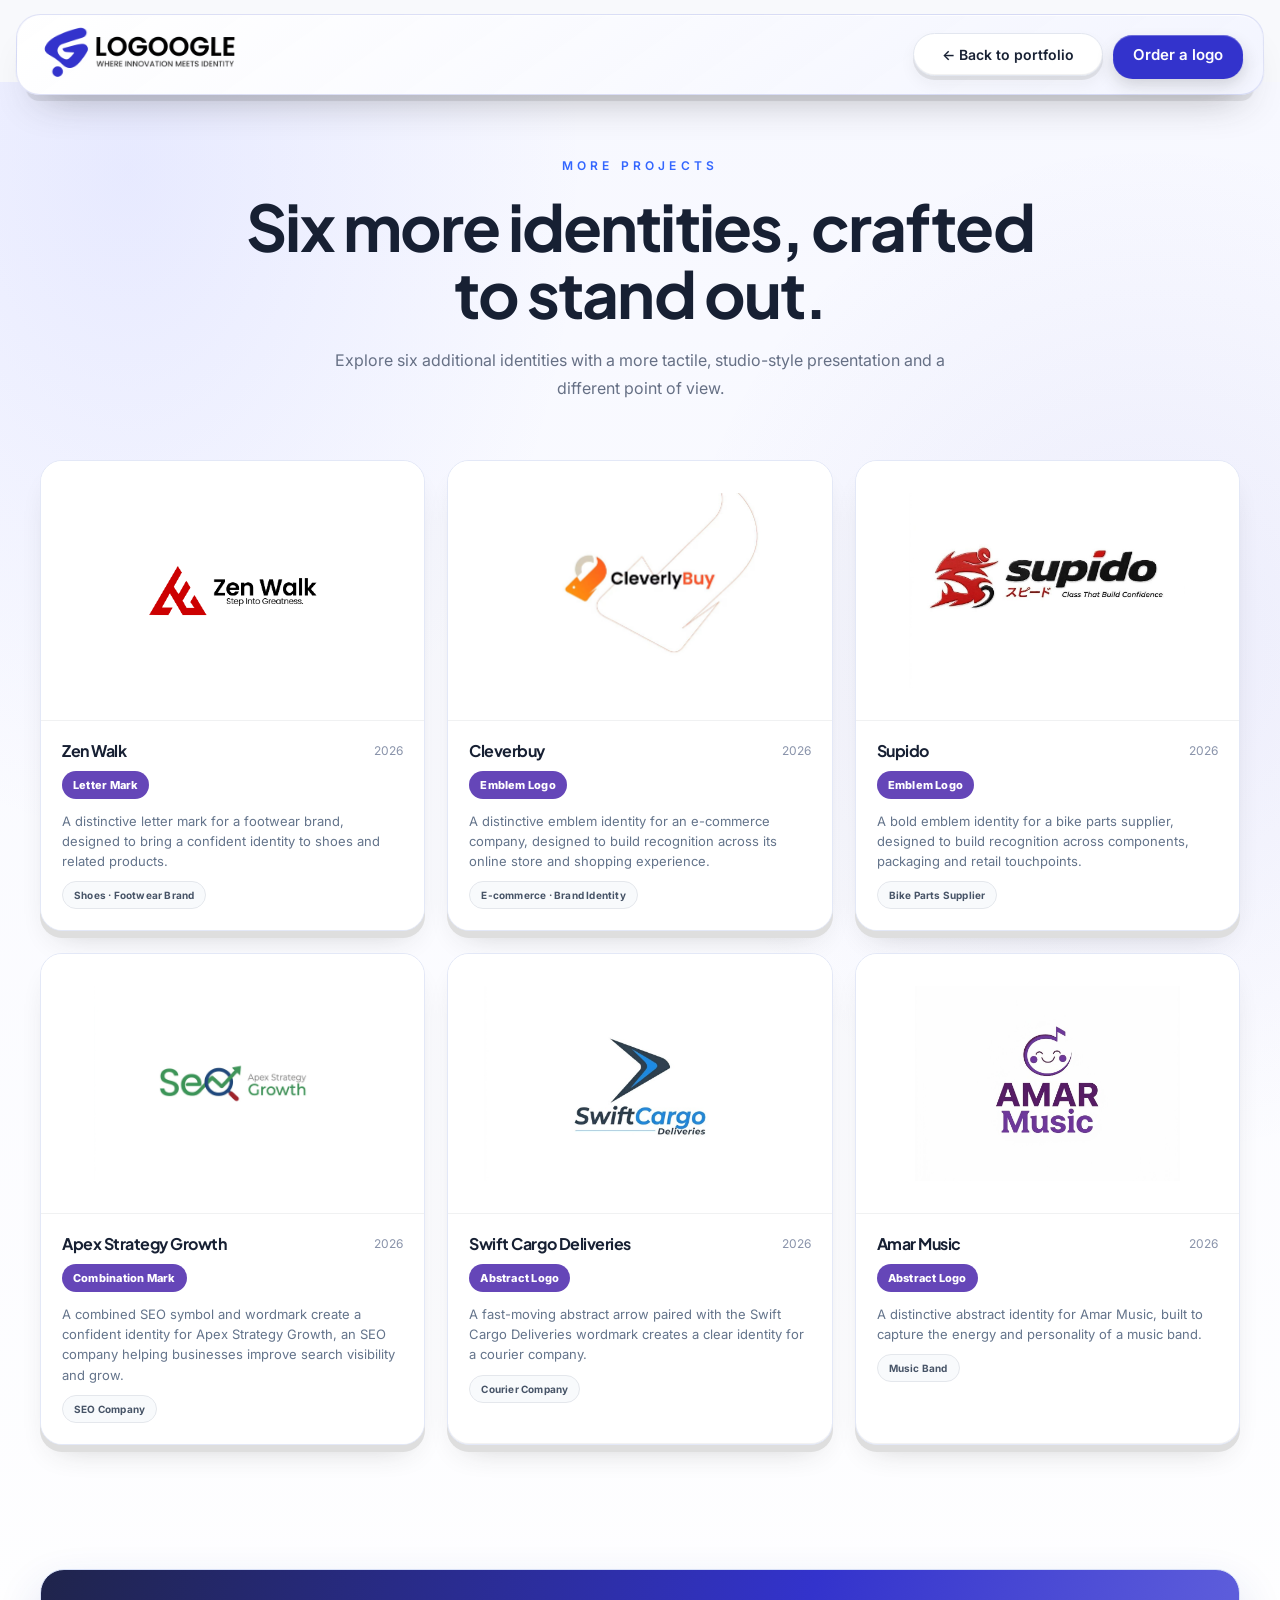
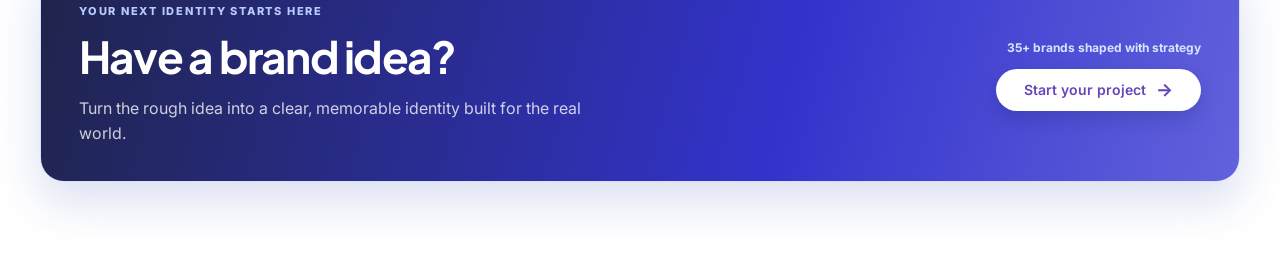
<file: more-projects.html>
<!doctype html>
<html lang="en">
<head>
  <meta charset="utf-8">
  <meta name="viewport" content="width=device-width, initial-scale=1">
  <meta name="color-scheme" content="only light">
  <meta name="theme-color" content="#f8f9fc">
  <title>Loggogle — Logo & Brand Identity Designer</title>
  <meta name="description" content="Six additional logo and brand identity projects by Logoogle Studio.">
  <link rel="icon" href="favicon.png" type="image/png">
  <link rel="shortcut icon" href="favicon.png" type="image/png">
  <link rel="apple-touch-icon" href="favicon.png" type="image/png">
  <link rel="preconnect" href="https://fonts.googleapis.com">
  <link rel="preconnect" href="https://fonts.gstatic.com" crossorigin>
  <link rel="stylesheet" href="https://fonts.googleapis.com/css2?family=Plus+Jakarta+Sans:wght@500;600;700;800&family=Inter:wght@400;500;600&display=swap">
  <link rel="stylesheet" href="style.css?v=20261016-uniform-project-frames">
</head>
<body>
  <div class="page more-projects-page">
    <header class="header-wrap">
      <div class="header">
        <div class="header-row">
          <a href="index.html" aria-label="Back to Logoogle home">
            <span class="brand"><img class="brand-logo" src="brand-lockup.png" alt="Logoogle — Where Innovation Meets Identity"></span>
          </a>
          <div class="more-page-nav">
            <a class="btn-secondary" href="index.html#portfolio">← Back to portfolio</a>
            <a class="cta" href="order.html">Order a logo</a>
          </div>
        </div>
      </div>
    </header>

    <main>
      <section class="more-hero">
        <p class="eyebrow">More projects</p>
        <h1>Six more identities, crafted to stand out.</h1>
        <p>Explore six additional identities with a more tactile, studio-style presentation and a different point of view.</p>
      </section>

      <section class="section-tight more-project-section">
        <div class="more-project-grid">
          <!-- PROJECT 29: Zen Walk -->
          <article class="more-project-card tone-violet" tabindex="0" role="button" aria-label="View Zen Walk details">
            <div class="more-project-image"><img src="zenzwalk.jpg" alt="Zen Walk letter mark logo"></div>
            <div class="more-project-info"><div class="more-project-details"><h2>Zen Walk</h2><span class="more-project-meta">2026</span><span class="more-project-type">Letter Mark</span><p class="more-project-copy">A distinctive letter mark for a footwear brand, designed to bring a confident identity to shoes and related products.</p></div><b>Shoes · Footwear Brand</b></div>
          </article>
          <!-- PROJECT 30: Cleverbuy -->
          <article class="more-project-card tone-mint" tabindex="0" role="button" aria-label="View Cleverbuy details">
            <div class="more-project-image"><img src="clecerlybuy.jpg" alt="Cleverbuy emblem logo"></div>
            <div class="more-project-info"><div class="more-project-details"><h2>Cleverbuy</h2><span class="more-project-meta">2026</span><span class="more-project-type">Emblem Logo</span><p class="more-project-copy">A distinctive emblem identity for an e-commerce company, designed to build recognition across its online store and shopping experience.</p></div><b>E-commerce · Brand Identity</b></div>
          </article>
          <!-- PROJECT 31: Supido -->
          <article class="more-project-card tone-sun" tabindex="0" role="button" aria-label="View Supido details">
            <div class="more-project-image"><img src="supido.jpg" alt="Supido emblem logo"></div>
            <div class="more-project-info"><div class="more-project-details"><h2>Supido</h2><span class="more-project-meta">2026</span><span class="more-project-type">Emblem Logo</span><p class="more-project-copy">A bold emblem identity for a bike parts supplier, designed to build recognition across components, packaging and retail touchpoints.</p></div><b>Bike Parts Supplier</b></div>
          </article>
          <!-- PROJECT 32: Apex Strategy Growth -->
          <article class="more-project-card tone-green" tabindex="0" role="button" aria-label="View Apex Strategy Growth details">
            <div class="more-project-image"><img src="apexstraegygrowth.jpg" alt="Apex Strategy Growth combination logo"></div>
            <div class="more-project-info"><div class="more-project-details"><h2>Apex Strategy Growth</h2><span class="more-project-meta">2026</span><span class="more-project-type">Combination Mark</span><p class="more-project-copy">A combined SEO symbol and wordmark create a confident identity for Apex Strategy Growth, an SEO company helping businesses improve search visibility and grow.</p></div><b>SEO Company</b></div>
          </article>
          <!-- PROJECT 33: Swift Cargo Deliveries -->
          <article class="more-project-card tone-coral" tabindex="0" role="button" aria-label="View Swift Cargo Deliveries details">
            <div class="more-project-image"><img src="swiftcargo.jpg" alt="Swift Cargo Deliveries abstract logo"></div>
            <div class="more-project-info"><div class="more-project-details"><h2>Swift Cargo Deliveries</h2><span class="more-project-meta">2026</span><span class="more-project-type">Abstract Logo</span><p class="more-project-copy">A fast-moving abstract arrow paired with the Swift Cargo Deliveries wordmark creates a clear identity for a courier company.</p></div><b>Courier Company</b></div>
          </article>
          <!-- PROJECT 34: Amar Music -->
          <article class="more-project-card tone-blue" tabindex="0" role="button" aria-label="View Amar Music details">
            <div class="more-project-image"><img src="amarmusic.jpg" alt="Amar Music abstract logo"></div>
            <div class="more-project-info"><div class="more-project-details"><h2>Amar Music</h2><span class="more-project-meta">2026</span><span class="more-project-type">Abstract Logo</span><p class="more-project-copy">A distinctive abstract identity for Amar Music, built to capture the energy and personality of a music band.</p></div><b>Music Band</b></div>
          </article>
        </div>
      </section>

      <section class="more-cta">
        <div class="more-cta-copy">
          <p class="more-cta-kicker">Your next identity starts here</p>
          <h2>Have a brand idea?</h2>
          <p>Turn the rough idea into a clear, memorable identity built for the real world.</p>
        </div>
        <div class="more-cta-action">
          <span>35+ brands shaped with strategy</span>
          <a class="btn-primary" href="order.html">Start your project <span aria-hidden="true">→</span></a>
        </div>
      </section>
    </main>
  </div>
  <div id="more-project-modal-root"></div>
  <script>
    const moreProjectRoot = document.getElementById("more-project-modal-root");
    const moreProjectCards = document.querySelectorAll(".more-project-card");

    function closeMoreProject() {
      moreProjectRoot.innerHTML = "";
      document.body.style.overflow = "";
    }

    function openMoreProject(card) {
      const image = card.querySelector("img");
      const title = card.querySelector("h2").textContent;
      const year = card.querySelector(".more-project-meta").textContent;
      const type = card.querySelector(".more-project-type").textContent;
      const copy = card.querySelector(".more-project-copy").textContent;
      const category = card.querySelector(".more-project-info b").textContent;

      moreProjectRoot.innerHTML = `
        <div class="more-detail-backdrop" role="dialog" aria-modal="true" aria-label="${title} case study">
          <div class="more-detail-modal">
            <div class="more-detail-hero"><img src="${image.src}" alt="${image.alt}"><button class="more-detail-close" type="button" aria-label="Close project details">&times;</button></div>
            <div class="more-detail-body">
              <div class="more-detail-tags"><span class="more-project-type">${type}</span><span class="more-detail-year">${year}</span><span class="more-detail-category">${category}</span></div>
              <h2>${title}</h2>
              <p class="more-detail-copy">${copy}</p>
              <a class="btn-primary" href="order.html">Start a similar project &rarr;</a>
            </div>
          </div>
        </div>`;

      document.body.style.overflow = "hidden";
      moreProjectRoot.querySelector(".more-detail-close").onclick = closeMoreProject;
      moreProjectRoot.querySelector(".more-detail-backdrop").onclick = function (event) {
        if (event.target === event.currentTarget) closeMoreProject();
      };
    }

    moreProjectCards.forEach(function (card) {
      card.addEventListener("click", function () { openMoreProject(card); });
      card.addEventListener("keydown", function (event) {
        if (event.key === "Enter" || event.key === " ") {
          event.preventDefault();
          openMoreProject(card);
        }
      });
    });

    document.addEventListener("keydown", function (event) {
      if (event.key === "Escape") closeMoreProject();
    });
  </script>
</body>
</html>
</file>
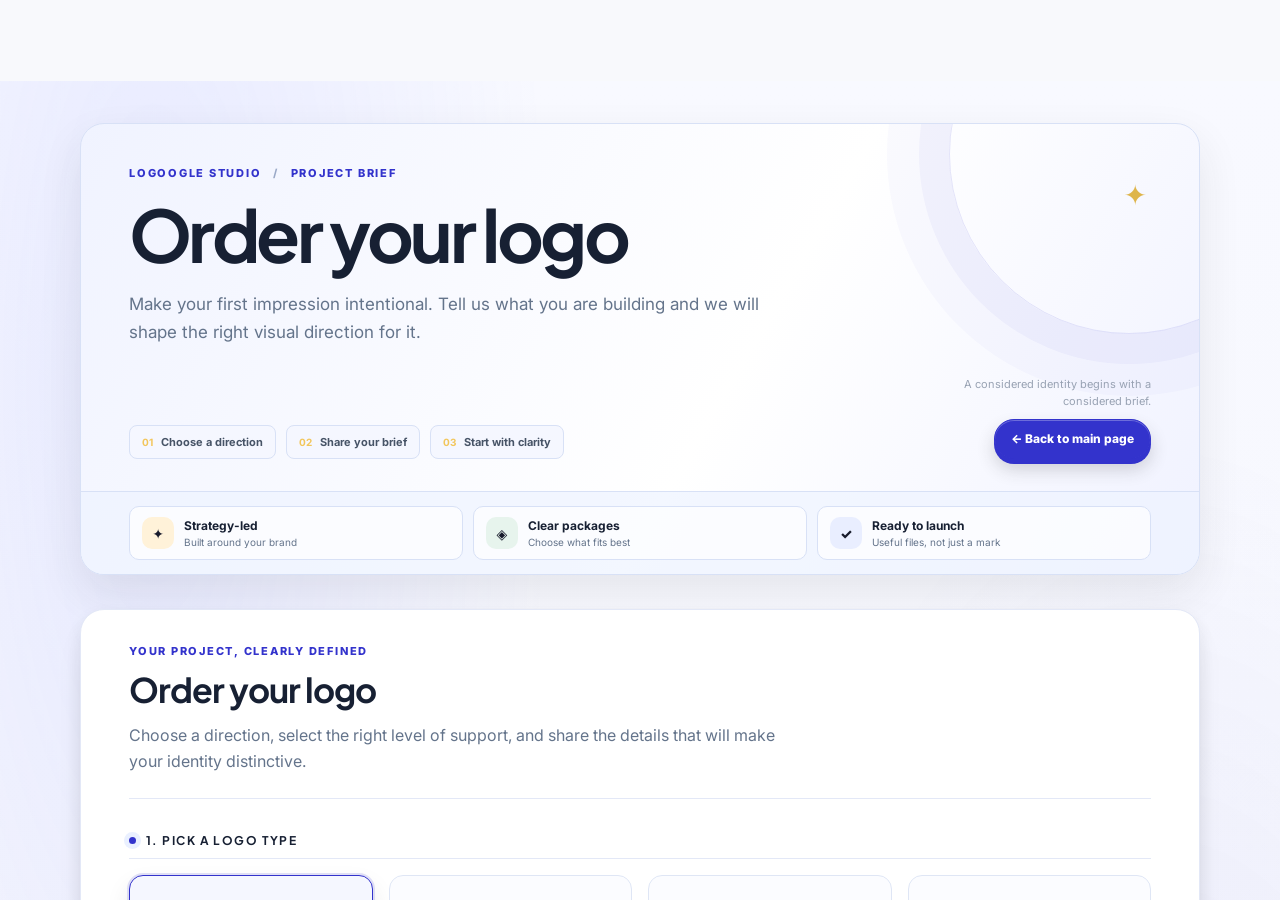
<file: order.html>
<!doctype html>
<html lang="en">
<head>
  <meta charset="utf-8">
  <meta name="viewport" content="width=device-width, initial-scale=1">
  <meta name="color-scheme" content="only light">
  <meta name="theme-color" content="#f8f9fc">
  <title>Loggogle — Logo & Brand Identity Designer</title>
  <meta name="description" content="Choose your logo type, package and creative direction, then send your complete logo brief to Logoogle Studio.">
  <link rel="icon" href="favicon.png" type="image/png">
  <link rel="shortcut icon" href="favicon.png" type="image/png">
  <link rel="apple-touch-icon" href="favicon.png" type="image/png">
  <link rel="stylesheet" href="style.css?v=20261012-logo-stage-blue2">
  <style>
    html, body { min-height:100%; overflow-x:hidden; }
    body { background:var(--background); }
    .order-page-frame { width:100%; min-height:100vh; border:0; display:block; }
  </style>
</head>
<body>
  <iframe class="order-page-frame" src="index.html?order=1#order" title="Order your logo form"></iframe>
</body>
</html>
</file>
<file: style.css>
/*
  EDIT GUIDE
  Change the main palette in :root: background, foreground, brand-violet and brand-blue.
  Header and navigation styles are near the top of this file.
  Portfolio card styles are in the Portfolio Refresh blocks near the bottom.
  Responsive rules use @media(max-width:700px) for mobile adjustments.
*/
:root {
  color-scheme: light;
  --radius:1.25rem;
  --background:#f8f9fc;
  --foreground:#171a2b;
  --card:#fff;
  --primary:#3333cc;
  --secondary:#f0f2ff;
  --muted-foreground:#667085;
  --border:#e2e6ef;
  --ring:#3333cc;
  --brand-violet:#6546b8;
  --brand-blue:#3333cc;
  --coral:#3333cc;
  --violet-block:#5142a6;
  --accent-teal:#137b73;
  --accent-amber:#c27a17;
  --ink:#171a2b;
  --pink-block:#f5eaf3;
  --mint-block:#e7f4ed;
  --sky-block:#e9eeff;
  --sun-block:#fff2d9;
  --shadow-soft:0 18px 50px -22px rgba(45,45,45,.22);
  --gradient-brand:linear-gradient(120deg,var(--brand-violet),var(--brand-blue));
}
@media (prefers-color-scheme: dark) {
  :root {
    color-scheme: light;
    --background:#f8f9fc;
    --foreground:#171a2b;
    --card:#fff;
    --primary:#3333cc;
    --secondary:#f0f2ff;
    --muted-foreground:#667085;
    --border:#e2e6ef;
    --ring:#3333cc;
    --brand-violet:#6546b8;
    --brand-blue:#3333cc;
    --coral:#3333cc;
    --violet-block:#5142a6;
  --accent-teal:#137b73;
  --accent-amber:#c27a17;
    --ink:#171a2b;
    --pink-block:#f5eaf3;
    --mint-block:#e7f4ed;
    --sky-block:#e9eeff;
    --sun-block:#fff2d9;
    --shadow-soft:0 18px 50px -22px rgba(45,45,45,.22);
    --gradient-brand:linear-gradient(120deg,var(--brand-violet),var(--brand-blue));
  }
}
*,
*::before,
*::after {
  box-sizing:border-box;
  color-scheme: light;
}
html {
  scroll-behavior:smooth;
  color-scheme: light;
  background:var(--background);
  background-color:var(--background);
  forced-color-adjust:none;
}
body {
  margin:0;
  background:var(--background);
  background-color:var(--background);
  color:var(--foreground);
  font-family:Inter,ui-sans-serif,system-ui,sans-serif;
  color-scheme: light;
  forced-color-adjust:none;
  -webkit-text-fill-color:initial;
}
html, body {
  background:#f8f9fc !important;
  color:#171a2b !important;
  filter:none !important;
  -webkit-filter:none !important;
  background-image:none !important;
}

html {
  color-scheme: light !important;
  background: #f8f9fc !important;
  background-color: #f8f9fc !important;
}

body {
  color-scheme: light !important;
  background: #f8f9fc !important;
  background-color: #f8f9fc !important;
}
h1,h2,h3,h4,h5,h6 {
  font-family:"Plus Jakarta Sans",ui-sans-serif,system-ui,sans-serif;
  letter-spacing:-.03em;
}
a {
  color:inherit;
  text-decoration:none;
}
button,input,select,textarea {
  font:inherit;
}
button {
  cursor:pointer;
}
.mockup-cta {
  margin:0 40px 18px;
  padding:22px 26px;
  border:1px solid var(--border);
  border-radius:20px;
  background:linear-gradient(120deg,#ffffff 0%,#f6f8ff 35%,#f0f4ff 100%);
  box-shadow:0 10px 24px rgba(36,63,168,.04);
  display:flex;
  align-items:center;
  justify-content:space-between;
  gap:18px;
}
.mockup-cta-copy {
  max-width:620px;
}
.mockup-cta-tag {
  margin:0 0 8px;
  color:var(--brand-blue);
  font-size:10px;
  font-weight:800;
  letter-spacing:.16em;
  text-transform:uppercase;
}
.mockup-cta h3 {
  margin:0;
  color:var(--foreground);
  font-size:clamp(22px,2.1vw,30px);
  letter-spacing:-.04em;
}
.mockup-cta p:not(.mockup-cta-tag) {
  margin:8px 0 0;
  color:var(--muted-foreground);
  line-height:1.5;
  font-size:14px;
}
.mockup-cta .btn-primary {
  display:inline-flex;
  align-items:center;
  justify-content:center;
  min-width:170px;
  padding:12px 18px;
  transition:transform .2s ease, box-shadow .2s ease;
}
.mockup-cta .btn-primary:hover {
  transform:translateY(-2px);
  box-shadow:0 10px 20px rgba(74,90,224,.14);
}
.mockup-search-wrap {
  max-width:760px;
  margin:0 auto 28px;
}
.mockup-search {
  display:flex;
  align-items:center;
  gap:10px;
  width:100%;
  padding:14px 18px;
  border:1px solid var(--border);
  border-radius:999px;
  background:rgba(255,255,255,.9);
  box-shadow:0 8px 20px rgba(36,63,168,.04);
}
.mockup-search-icon {
  color:var(--muted-foreground);
  font-size:18px;
}
.mockup-search input {
  width:100%;
  border:none;
  background:transparent;
  color:var(--foreground);
  font:inherit;
  outline:none;
}
.mockup-search input::placeholder {
  color:var(--muted-foreground);
}

.download-pack-section {
  max-width:1200px;
  margin:0 auto 30px;
  padding:28px;
  border:1px solid var(--border);
  border-radius:24px;
  background:linear-gradient(135deg,#ffffff 0%,#f4f7ff 100%);
  box-shadow:0 12px 30px rgba(36,63,168,.05);
}
.download-pack-header {
  display:flex;
  align-items:center;
  justify-content:space-between;
  gap:20px;
  margin-bottom:20px;
}
.download-pack-header h2 {
  margin:6px 0 0;
  font-size:clamp(22px,2vw,32px);
  letter-spacing:-.04em;
}
.download-pack-grid {
  display:grid;
  grid-template-columns:repeat(3,minmax(0,1fr));
  gap:18px;
}
.download-card {
  display:flex;
  flex-direction:column;
  gap:12px;
  padding:20px;
  border:1px solid var(--border);
  border-radius:18px;
  background:#fff;
}
.download-card-top {
  display:flex;
  align-items:center;
  justify-content:space-between;
  gap:10px;
}
.download-card strong {
  font-size:18px;
  letter-spacing:-.02em;
}
.download-badge {
  padding:6px 10px;
  border-radius:999px;
  background:#eef4ff;
  color:var(--brand-blue);
  font-size:10px;
  font-weight:800;
  letter-spacing:.08em;
  text-transform:uppercase;
}
.download-card p {
  margin:0;
  color:var(--muted-foreground);
  line-height:1.6;
  font-size:14px;
}
.download-card-meta {
  display:flex;
  justify-content:space-between;
  gap:10px;
  color:var(--muted-foreground);
  font-size:12px;
  font-weight:700;
  letter-spacing:.03em;
  text-transform:uppercase;
}
.download-card a {
  margin-top:auto;
  display:inline-flex;
  align-items:center;
  justify-content:center;
  min-height:44px;
  border-radius:999px;
  background:var(--coral);
  color:#fff;
  font-weight:700;
}
.mockup-sections {
  max-width:1200px;
  margin:0 auto;
  display:flex;
  flex-direction:column;
  gap:36px;
}
.mockup-category-section {
  padding-top:22px;
  border-top:1px solid var(--border);
}
.mockup-section-heading {
  display:flex;
  align-items:end;
  justify-content:space-between;
  gap:16px;
  margin-bottom:18px;
}
.mockup-section-heading h2 {
  margin:0;
  font-size:clamp(22px,2vw,30px);
  letter-spacing:-.04em;
}
.mockup-section-heading span {
  color:var(--muted-foreground);
  font-size:12px;
  font-weight:700;
  letter-spacing:.08em;
  text-transform:uppercase;
}
.mockup-grid {
  display:grid;
  grid-template-columns:repeat(2,minmax(0,1fr));
  gap:20px;
}
.mockup-card {
  display:flex;
  flex-direction:column;
  background:#fff;
  border:1px solid var(--border);
  border-radius:22px;
  overflow:hidden;
  box-shadow:0 12px 30px rgba(36,63,168,.06);
}
.mockup-preview {
  background:linear-gradient(135deg,#f5f7ff,#eef4ff);
  border-bottom:1px solid var(--border);
  padding:18px;
}
.mockup-preview img {
  display:block;
  width:100%;
  height:230px;
  object-fit:cover;
  border-radius:14px;
  background:#fff;
}
.mockup-body {
  display:flex;
  flex-direction:column;
  gap:14px;
  padding:20px;
}
.mockup-topline {
  display:flex;
  flex-direction:column;
  gap:8px;
}
.mockup-topline h3 {
  margin:0;
  font-size:20px;
  color:var(--foreground);
}
.mockup-category {
  display:inline-flex;
  align-items:center;
  width:fit-content;
  padding:6px 10px;
  border-radius:999px;
  background:#eef4ff;
  border:1px solid #dfe9ff;
  color:var(--brand-blue);
  font-size:10px;
  font-weight:800;
  letter-spacing:.08em;
  text-transform:uppercase;
}
.mockup-description {
  margin:0;
  color:var(--muted-foreground);
  line-height:1.6;
  font-size:14px;
}
.mockup-card-actions {
  display:flex;
  gap:10px;
  margin-top:auto;
}
.mockup-preview-btn,
.mockup-download {
  display:inline-flex;
  align-items:center;
  justify-content:center;
  flex:1;
  min-height:42px;
  border-radius:999px;
  font-weight:700;
  font-size:14px;
}
.mockup-preview-btn {
  border:1px solid var(--border);
  background:#f7f9ff;
  color:var(--foreground);
}
.mockup-download {
  background:var(--coral);
  color:#fff;
}
@media (max-width: 700px) {
  .download-pack-header {
    flex-direction:column;
    align-items:flex-start;
  }
  .download-pack-grid,
  .mockup-grid {
    grid-template-columns:1fr;
  }
  .download-pack-section {
    padding:20px 16px;
  }
}
.mockup-category-section {
  padding-top:22px;
  border-top:1px solid var(--border);
}
.mockup-section-heading {
  display:flex;
  align-items:end;
  justify-content:space-between;
  gap:16px;
  margin-bottom:18px;
}
.mockup-section-heading h2 {
  margin:0;
  font-size:clamp(22px,2vw,30px);
  letter-spacing:-.04em;
}
.mockup-section-heading span {
  color:var(--muted-foreground);
  font-size:12px;
  font-weight:700;
  letter-spacing:.08em;
  text-transform:uppercase;
}
.mockup-grid {
  display:grid;
  grid-template-columns:repeat(2,minmax(0,1fr));
  gap:20px;
}
.mockup-card { 
  display:flex;
  flex-direction:column;
  background:#fff;
  border:1px solid var(--border);
  border-radius:22px;
  overflow:hidden;
  box-shadow:0 12px 30px rgba(36,63,168,.06);
  transition:transform .25s ease, box-shadow .25s ease, border-color .25s ease;
}
.mockup-card:hover {
  transform:translateY(-4px);
  border-color:#c7d5fb;
  box-shadow:0 18px 42px rgba(36,63,168,.12);
}
.mockup-preview { background:linear-gradient(135deg,#f5f7ff,#eef4ff); border-bottom:1px solid var(--border); padding:18px; }
.mockup-preview img { display:block; width:100%; height:230px; object-fit:cover; border-radius:14px; background:#fff; }
.mockup-body { display:flex; flex-direction:column; gap:14px; padding:20px; }
.mockup-topline { display:flex; flex-direction:column; gap:8px; }
.mockup-topline h3 { margin:0; font-size:20px; color:var(--foreground); }
.mockup-category { display:inline-flex; align-items:center; width:fit-content; padding:6px 10px; border-radius:999px; background:#eef4ff; border:1px solid #dfe9ff; color:var(--brand-blue); font-size:10px; font-weight:800; letter-spacing:.08em; text-transform:uppercase; }
.mockup-description { margin:0; color:var(--muted-foreground); line-height:1.6; font-size:14px; }
.mockup-card-actions { display:flex; gap:10px; margin-top:auto; }
.mockup-preview-btn,
.mockup-download {
  display:inline-flex;
  align-items:center;
  justify-content:center;
  flex:1;
  min-height:42px;
  border-radius:999px;
  font-weight:700;
  font-size:14px;
  transition:transform .2s ease, opacity .2s ease;
}
.mockup-preview-btn {
  border:1px solid var(--border);
  background:#f7f9ff;
  color:var(--foreground);
}
.mockup-download {
  background:var(--coral);
  color:#fff;
}
.mockup-preview-btn:hover,
.mockup-download:hover { transform:translateY(-2px); opacity:.96; }
.mockup-empty {
  max-width:620px;
  margin:0 auto;
  padding:26px 22px;
  border:1px solid var(--border);
  border-radius:18px;
  background:#fff;
  color:var(--muted-foreground);
  text-align:center;
}
.page {
  width:100%;
  max-width:1800px;
  margin:auto;
  background:var(--background);
  overflow:hidden;
}
.container {
  max-width:1800px;
  margin:auto;
}
.muted {
  color:var(--muted-foreground);
}
.header-wrap {
  position:sticky;
  top:0;
  z-index:50;
  padding:16px 16px 0;
}
.header {
  max-width:1760px;
  margin:auto;
  border:1px solid var(--border);
  background:color-mix(in oklab,var(--card) 90%,transparent);
  padding:5px 20px;
  border-radius:24px;
  box-shadow:var(--shadow-soft);
  backdrop-filter:blur(14px);
}
.header-row {
  display:flex;
  align-items:center;
  justify-content:space-between;
}
.brand {
  display:inline-flex;
  align-items:center;
  gap:10px;
}
.brand-logo {
  display:block;
  width:clamp(180px,16vw,205px);
  height:auto;
  aspect-ratio:2032 / 640;
  flex:none;
  transition:opacity .2s ease,transform .2s ease;
}
.brand:hover .brand-logo {
  opacity:.9;
  transform:translateY(-1px);
}
.nav {
  display:flex;
  align-items:center;
  gap:28px;
}
.nav a {
  font-size:15px;
  color:var(--muted-foreground);
  font-weight:500;
}
.nav a:hover {
  color:var(--foreground);
}
.cta {
  border:0;
  background:var(--coral);
  color:#fff;
  border-radius:999px;
  padding:10px 20px;
  font-weight:600;
  font-size:15px;
}
.menu-btn {
  display:none;
  width:36px;
  height:36px;
  border-radius:999px;
  border:1px solid var(--border);
  background:transparent;
}
.mobile-nav {
  display:none;
  margin-top:12px;
  border-top:1px solid var(--border);
  padding-top:12px;
  gap:4px;
}
.mobile-nav a {
  padding:10px 12px;
  border-radius:12px;
  font-size:14px;
  color:var(--muted-foreground);
}
.mobile-nav a:hover {
  background:var(--secondary);
  color:var(--foreground);
}
.hero {
  position:relative;
  text-align:center;
  padding:56px 24px 64px;
  overflow:hidden;
}
.hero:before,.hero:after {
  content:"";
  position:absolute;
  border-radius:50%;
  filter:blur(32px);
  pointer-events:none;
}
.hero:before {
  left:-40px;
  top:40px;
  width:160px;
  height:160px;
  background:color-mix(in oklab,var(--pink-block) 50%,transparent);
}
.hero:after {
  right:-32px;
  top:128px;
  width:192px;
  height:192px;
  background:color-mix(in oklab,var(--sky-block) 50%,transparent);
}
.hero-inner {
  position:relative;
  z-index:1;
  animation:float-in .6s cubic-bezier(.22,1,.36,1) both;
}
.eyebrow {
  text-transform:uppercase;
  letter-spacing:.35em;
  font-size:12px;
  font-weight:600;
  color:var(--muted-foreground);
  margin:0 0 20px;
}
.hero h1 {
  font-size:clamp(40px,6vw,64px);
  line-height:1.05;
  max-width:760px;
  margin:0 auto;
  font-weight:800;
}
.highlight {
  position:relative;
  display:inline-block;
  color:var(--brand-violet);
  background:transparent;
  border-radius:0;
  padding:.02em .08em .08em;
  line-height:1;
  white-space:nowrap;
  vertical-align:.02em;
}
.highlight::after {
  content:"";
  position:absolute;
  left:4%;
  right:4%;
  bottom:-.04em;
  height:.16em;
  border-radius:999px;
  background:var(--brand-blue);
  transform:rotate(-1.5deg);
  z-index:-1;
}
.hero-copy {
  max-width:620px;
  margin:24px auto 0;
  font-size:16px;
  color:var(--muted-foreground);
  line-height:1.6;
}
.actions {
  margin-top:32px;
  display:flex;
  flex-wrap:wrap;
  justify-content:center;
  gap:12px;
}
.btn-primary {
  background:var(--coral);
  color:#fff;
  border-radius:999px;
  padding:12px 28px;
  font-size:14px;
  font-weight:600;
  border:0;
}
.btn-secondary {
  background:var(--card);
  border:1px solid var(--border);
  border-radius:999px;
  padding:12px 28px;
  font-size:14px;
  font-weight:600;
}
.stat {
  margin-top:24px;
  font-size:14px;
  color:var(--muted-foreground);
}
.stat strong {
  color:var(--foreground);
}
.marquee-wrap {
  overflow:hidden;
  padding-bottom:56px;
}
.marquee {
  display:flex;
  width:max-content;
  gap:40px;
  padding-right:40px;
  animation:marquee 26s linear infinite;
}
.marquee span {
  font-family:"Plus Jakarta Sans";
  font-size:18px;
  font-weight:700;
  opacity:.6;
  white-space:nowrap;
}
.statement-wrap {
  padding:0 32px;
}
.statement {
  background:var(--primary);
  border-radius:24px;
  padding:64px 32px;
  text-align:center;
}
.statement p {
  max-width:720px;
  margin:auto;
  color:#fff;
  font-family:"Plus Jakarta Sans";
  font-size:clamp(26px,4vw,32px);
  line-height:1.3;
  font-weight:800;
}
.statement .ambitious {
  background:rgba(255,255,255,.2);
  padding:2px 8px;
  border-radius:6px;
  box-shadow:0 0 0 1px rgba(255,255,255,.5);
}
.scallop {
  height:22px;
  background-image:radial-gradient(circle at 22px 0,var(--primary) 21px,transparent 22px);
  background-size:44px 44px;
  background-repeat:repeat-x;
}
section {
  scroll-margin-top:100px;
}
.section {
  padding:80px 40px;
}
.section-tight {
  padding:0 40px 80px;
}
.portfolio-filters {
  display:flex;
  flex-wrap:wrap;
  gap:8px;
  margin-top:28px;
}
.portfolio-filter {
  border:1px solid var(--border);
  border-radius:999px;
  background:var(--card);
  color:var(--muted-foreground);
  padding:9px 14px;
  font-size:13px;
  font-weight:600;
  transition:background .2s ease,color .2s ease,border-color .2s ease,transform .2s ease;
}
.portfolio-filter:hover,
.portfolio-filter.active {
  border-color:var(--primary);
  background:var(--primary);
  color:#fff;
  transform:translateY(-1px);
}
.section h2 {
  font-size:clamp(32px,4vw,40px);
  margin:0;
  font-weight:800;
}
.lead {
  margin:12px 0 0;
  max-width:620px;
  line-height:1.6;
}
.grid-3 {
  display:grid;
  grid-template-columns:repeat(3,minmax(0,1fr));
  gap:16px;
}
.services-intro {
  max-width:680px;
}
.section-kicker {
  margin:0 0 14px;
  color:var(--brand-violet);
  font-size:11px;
  font-weight:800;
  letter-spacing:.18em;
  text-transform:uppercase;
}
.services-grid {
  margin-top:36px;
  gap:18px;
}
.services-grid .card {
  position:relative;
  min-height:218px;
  padding:24px;
  overflow:hidden;
  border-color:#e7e1f1;
  background:linear-gradient(145deg,#fff 0%,#fbfaff 100%);
}
.services-grid .card:after {
  content:"";
  position:absolute;
  right:-34px;
  bottom:-42px;
  width:110px;
  height:110px;
  border:1px solid rgba(19,123,115,.12);
  border-radius:50%;
  transition:transform .35s ease,border-color .35s ease;
}
.service-card-top {
  display:flex;
  align-items:center;
  justify-content:space-between;
}
.service-icon {
  width:48px;
  height:48px;
  display:inline-flex;
  align-items:center;
  justify-content:center;
  border-radius:14px;
  font-family:"Plus Jakarta Sans",sans-serif;
  font-size:22px;
  font-weight:800;
}
.service-number {
  color:#aaa2ba;
  font-size:11px;
  font-weight:800;
  letter-spacing:.12em;
}
.services-grid h3 {
  margin:22px 0 0;
  font-size:18px;
}
.services-grid p {
  max-width:260px;
  margin:8px 0 0;
  font-size:14px;
  line-height:1.6;
}
.services-grid .card:hover {
  border-color:#cdbcf0;
  box-shadow:0 20px 40px -25px rgba(19,123,115,.24);
}
.services-grid .card:hover:after {
  transform:scale(1.35);
  border-color:rgba(19,123,115,.22);
}
.grid-2 {
  display:grid;
  grid-template-columns:repeat(2,minmax(0,1fr));
  gap:16px;
}
.card {
  background:var(--card);
  border:1px solid var(--border);
  border-radius:16px;
  padding:24px;
}
.lift {
  transition:transform .35s cubic-bezier(.22,1,.36,1),box-shadow .35s ease;
}
.lift:hover {
  transform:translateY(-6px);
  box-shadow:var(--shadow-soft);
}
.num {
  width:40px;
  height:40px;
  display:inline-flex;
  align-items:center;
  justify-content:center;
  border-radius:50%;
  font-family:"Plus Jakarta Sans";
  font-weight:700;
}
.bg-sun {
  background:var(--sun-block);
}
.bg-violet {
  background:var(--violet-block);
  color:#fff;
}
.bg-pink {
  background:var(--pink-block);
}
.bg-mint {
  background:var(--mint-block);
}
.bg-sky {
  background:var(--sky-block);
}
.bg-coral {
  background:var(--accent-amber);
  color:#fff;
}
.portfolio-grid {
  margin-top:40px;
  display:grid;
  grid-template-columns:repeat(3,minmax(0,1fr));
  gap:16px;
  align-items:start;
}
.project-card {
  padding:0;
  overflow:hidden;
  text-align:left;
  width:100%;
  border:1px solid var(--border);
  background:var(--card);
  border-radius:16px;
}
.project-image-wrap {
  overflow:hidden;
}
.project-image {
  height:208px;
  width:100%;
  display:block;
  object-fit:cover;
  transition:transform .7s;
}
/* Old zoom intentionally disabled by the final portfolio image fix below. */
.project-card:hover .project-image {
  transform:scale(1.1);
}
.project-body {
  padding:16px 20px;
}
.project-top,.project-bottom {
  display:flex;
  justify-content:space-between;
  align-items:center;
  gap:8px;
}
.project-title {
  font-family:"Plus Jakarta Sans";
  font-weight:700;
}
.project-year {
  font-size:12px;
  color:var(--muted-foreground);
}
.tag {
  display:inline-block;
  border-radius:999px;
  padding:5px 10px;
  font-size:11px;
  font-weight:700;
}
.view {
  font-size:12px;
  font-weight:600;
  color:var(--coral);
  opacity:0;
  transition:opacity .2s;
}
.project-card:hover .view {
  opacity:1;
}
.more-wrap {
  text-align:center;
  margin-top:32px;
}
.order-shell {
  background:var(--secondary);
  border-radius:24px;
  padding:64px 40px;
}
.order-shell h2 {
  margin:0;
}
.step-title {
  margin:48px 0 16px;
  font-family:"Plus Jakarta Sans";
  font-size:14px;
  text-transform:uppercase;
  letter-spacing:.08em;
}
.type-grid {
  display:grid;
  grid-template-columns:repeat(4,minmax(0,1fr));
  gap:12px;
}
.type-card {
  background:var(--card);
  border:1px solid var(--border);
  border-radius:16px;
  padding:20px;
  text-align:left;
}
.type-card.selected {
  border-color:var(--coral);
  box-shadow:0 0 0 2px var(--coral);
}
.type-dot {
  width:32px;
  height:32px;
  border-radius:12px;
}
.type-name {
  display:block;
  margin-top:12px;
  font-family:"Plus Jakarta Sans";
  font-size:14px;
  font-weight:700;
}
.type-copy {
  display:block;
  margin-top:4px;
  font-size:12px;
  line-height:1.5;
  color:var(--muted-foreground);
}
.package-grid {
  display:grid;
  grid-template-columns:repeat(3,minmax(0,1fr));
  gap:16px;
}
.package-card {
  cursor:pointer;
  position:relative;
  display:flex;
  flex-direction:column;
  background:var(--card);
  border:1px solid var(--border);
  border-radius:16px;
  padding:28px 24px 24px;
  min-height:100%;
  transition:transform .25s ease,box-shadow .25s ease,border-color .25s ease;
}
.package-card.selected {
  border-color:var(--brand-blue);
  box-shadow:0 0 0 3px rgba(87,119,210,.18),0 16px 34px rgba(64,39,120,.12);
}
.package-card:hover {
  transform:translateY(-4px);
  box-shadow:0 16px 34px rgba(64,39,120,.12);
}
.package-card.featured {
  background:var(--ink);
  color:#fff;
  border-color:var(--brand-blue);
  border-top:4px solid var(--brand-blue);
}
.package-starter {
  border-top:4px solid var(--ink);
  background:linear-gradient(180deg,#fffdf5 0%,var(--card) 42%);
}
.package-identity {
  border-top:4px solid var(--ink);
  background:linear-gradient(180deg,#f3fcf8 0%,var(--card) 42%);
}
.package-label {
  display:inline-block;
  align-self:flex-start;
  margin-bottom:12px;
  color:var(--muted-foreground);
  font-size:10px;
  font-weight:800;
  letter-spacing:.12em;
  text-transform:uppercase;
}
.package-starter .package-label { color:#9b7415; }
.package-identity .package-label { color:#187a63; }
.package-brand .pkg-price { color:#9aaef5; }
.popular {
  align-self:flex-start;
  display:inline-block;
  background:var(--sun-block);
  color:var(--foreground);
  border-radius:999px;
  padding:5px 10px;
  font-size:11px;
  font-weight:700;
  margin-bottom:12px;
}
.pkg-top {
  display:flex;
  justify-content:space-between;
  align-items:baseline;
  gap:12px;
}
.pkg-name {
  margin:0;
  font-family:"Plus Jakarta Sans";
  font-size:18px;
  font-weight:700;
}
.pkg-price {
  white-space:nowrap;
  font-family:"Plus Jakarta Sans";
  font-size:26px;
  font-weight:800;
}
.pkg-fit {
  min-height:42px;
  margin:12px 0 0;
  color:var(--muted-foreground);
  font-size:13px;
  line-height:1.5;
}
.featured .pkg-fit {
  color:rgba(255,255,255,.72);
}
.pkg-time {
  font-size:12px;
  color:var(--muted-foreground);
  margin-top:4px;
}
.featured .pkg-time {
  color:rgba(255,255,255,.7);
}
.package-card ul {
  flex:1;
  padding:0;
  margin:20px 0 0;
  list-style:none;
}
.package-card li {
  display:flex;
  gap:8px;
  font-size:14px;
  margin:8px 0;
}
.check {
  color:var(--coral);
}
.package-btn {
  margin-top:20px;
  width:100%;
  border-radius:999px;
  padding:10px 18px;
  border:1px solid var(--border);
  background:var(--background);
  font-weight:600;
  font-size:14px;
  cursor:pointer;
  transition:background .2s ease,color .2s ease,transform .2s ease;
}
.package-btn:hover {
  transform:translateY(-1px);
}
.featured .package-btn {
  background:var(--coral);
  color:#fff;
  border:0;
}
.package-card.selected .package-btn {
  background:var(--brand-blue);
  color:#fff;
  border-color:var(--brand-blue);
}
.featured.selected .package-btn {
  background:#fff;
  color:var(--ink);
}
.pill-row {
  display:flex;
  flex-wrap:wrap;
  gap:8px;
}
.pill {
  border:1px solid var(--border);
  background:var(--card);
  border-radius:999px;
  padding:8px 16px;
  font-size:14px;
}
.pill .price {
  color:var(--coral);
  font-weight:600;
}
.ref-list {
  display:grid;
  gap:12px;
}
.ref-row {
  display:grid;
  grid-template-columns:1fr 1fr auto;
  gap:12px;
  background:var(--card);
  border:1px solid var(--border);
  border-radius:16px;
  padding:16px;
}
.field {
  display:block;
  font-size:14px;
  font-weight:500;
}
.field input,.field select,.field textarea {
  margin-top:6px;
  width:100%;
  border:1px solid var(--border);
  border-radius:12px;
  background:var(--background);
  padding:10px 16px;
  outline:none;
  color:var(--foreground);
}
.field textarea {
  resize:vertical;
  min-height:120px;
}
.field input:focus,.field select:focus,.field textarea:focus {
  box-shadow:0 0 0 2px var(--ring);
}
.remove-ref {
  width:44px;
  height:44px;
  align-self:end;
  border:1px solid var(--border);
  border-radius:12px;
  background:transparent;
  color:var(--muted-foreground);
}
.form-grid {
  margin-top:16px;
  display:grid;
  grid-template-columns:1fr 1fr;
  gap:16px;
  background:var(--card);
  border:1px solid var(--border);
  border-radius:16px;
  padding:24px;
}
.full {
  grid-column:1/-1;
}
.select-pills {
  display:flex;
  flex-wrap:wrap;
  gap:8px;
  margin-top:8px;
}
.select-pill {
  border:1px solid var(--border);
  background:var(--background);
  border-radius:999px;
  padding:8px 16px;
  font-size:14px;
}
.select-pill.active {
  background:var(--violet-block);
  color:#fff;
  border-color:transparent;
}
.select-pill.active.coral-active {
  background:var(--coral);
}
.select-pill.active.sun-active {
  background:var(--sun-block);
  color:var(--foreground);
}
.help {
  font-size:12px;
  color:var(--muted-foreground);
  margin-top:12px;
}
.confirmation {
  margin-top:24px;
  background:var(--card);
  border:1px solid var(--border);
  border-radius:24px;
  padding:24px;
}
.confirm-head {
  display:flex;
  gap:12px;
}
.confirm-icon {
  font-size:24px;
  color:var(--brand-blue);
}
.confirm-grid {
  display:grid;
  grid-template-columns:repeat(3,1fr);
  gap:12px;
  margin-top:24px;
}
.confirm-box {
  background:var(--secondary);
  border-radius:16px;
  padding:12px 16px;
}
.confirm-box dt {
  font-size:11px;
  text-transform:uppercase;
  letter-spacing:.08em;
  color:var(--muted-foreground);
  font-weight:600;
}
.confirm-box dd {
  margin:4px 0 0;
  font-family:"Plus Jakarta Sans";
  font-size:18px;
  font-weight:700;
}
.confirm-actions {
  display:flex;
  flex-wrap:wrap;
  gap:10px;
  margin-top:24px;
}
.reviews-head {
  display:flex;
  flex-wrap:wrap;
  align-items:end;
  justify-content:space-between;
  gap:16px;
}
.rating {
  background:var(--sun-block);
  border-radius:999px;
  padding:8px 20px;
  font-family:"Plus Jakarta Sans";
  font-size:14px;
  font-weight:700;
}
.review-grid {
  margin-top:40px;
  display:grid;
  grid-template-columns:repeat(3,minmax(0,1fr));
  gap:16px;
}
.stars {
  color:var(--coral);
  letter-spacing:1px;
}
.review-text {
  margin-top:12px;
  font-size:14px;
  line-height:1.65;
  color:var(--muted-foreground);
}
.review-user {
  display:flex;
  align-items:center;
  gap:12px;
  margin-top:20px;
}
.avatar {
  width:40px;
  height:40px;
  border-radius:50%;
  display:flex;
  align-items:center;
  justify-content:center;
  font-family:"Plus Jakarta Sans";
  font-weight:700;
}
.user-name {
  font-family:"Plus Jakarta Sans";
  font-size:14px;
  font-weight:700;
}
.user-role {
  font-size:12px;
  color:var(--muted-foreground);
  margin-top:2px;
}
.process-shell {
  background:var(--pink-block);
  border-radius:24px;
  padding:64px 40px;
}
.process-shell h2 {
  color:oklch(.28 .11 292);
}
.process-copy {
  color:oklch(.28 .11 292);
  opacity:.8;
}
.process-grid {
  margin-top:40px;
  display:grid;
  grid-template-columns:repeat(3,minmax(0,1fr));
  gap:16px;
}
.process-num {
  font-family:"Plus Jakarta Sans";
  font-size:34px;
  font-weight:800;
  color:var(--coral);
}
.process-card h3 {
  margin:8px 0 0;
  font-size:18px;
}
.process-card p {
  margin:4px 0 0;
  font-size:14px;
  color:var(--muted-foreground);
  line-height:1.5;
}
.about {
  display:grid;
  grid-template-columns:1fr 1fr;
  gap:clamp(40px,6vw,88px);
  align-items:center;
  scroll-margin-top:130px;
}
.founder-img {
  width:100%;
  display:block;
  border-radius:24px;
  background:var(--violet-block);
}
.about h2 {
  max-width:560px;
  margin:16px 0 0;
  font-size:clamp(34px,4vw,54px);
  line-height:1.05;
}
.about p {
  max-width:570px;
  line-height:1.6;
  color:var(--muted-foreground);
}
.founder-metrics {
  display:flex;
  flex-wrap:wrap;
  gap:24px;
  margin-top:28px;
  padding-top:20px;
  border-top:1px solid var(--border);
}
.founder-metrics div {
  display:flex;
  flex-direction:column;
  gap:3px;
  min-width:90px;
}
.founder-metrics strong {
  color:var(--brand-violet);
  font-family:"Plus Jakarta Sans",sans-serif;
  font-size:22px;
  line-height:1;
}
.founder-metrics span {
  color:var(--muted-foreground);
  font-size:11px;
  line-height:1.4;
}
.signature {
  font-family:"Plus Jakarta Sans";
  font-size:18px;
  font-weight:700;
  margin-top:24px;
}
.signature small {
  display:block;
  font-family:Inter;
  font-size:14px;
  color:var(--muted-foreground);
  font-weight:500;
  margin-top:3px;
}
.experience-section {
  display:grid;
  grid-template-columns:minmax(220px,.8fr) minmax(0,1.2fr);
  gap:64px;
  align-items:start;
}
.experience-intro h2 {
  margin-top:16px;
}
.experience-list {
  border-top:1px solid var(--border);
}
.experience-item {
  display:grid;
  grid-template-columns:92px 1fr;
  gap:24px;
  padding:24px 0;
  border-bottom:1px solid var(--border);
}
.experience-summary {
  display:flex;
  align-items:baseline;
  gap:10px;
  margin-top:32px;
  padding-top:18px;
  border-top:1px solid var(--border);
}
.experience-summary strong {
  font-family:"Plus Jakarta Sans";
  font-size:30px;
  line-height:1;
}
.experience-summary span {
  color:var(--muted-foreground);
  font-size:13px;
}
.experience-list:before {
  position:relative;
  padding-left:28px;
  content:"";
  position:absolute;
  top:14px;
  bottom:14px;
  left:5px;
  width:1px;
  background:var(--border);
  color:var(--coral);
  font-family:"Plus Jakarta Sans";
  font-size:14px;
  grid-template-columns:92px 1fr;
  gap:24px;
  position:relative;
  padding:0 0 34px;
}
.experience-item + .experience-item {
  padding-top:34px;
}
.experience-marker {
  position:absolute;
  top:4px;
  left:-28px;
  width:11px;
  height:11px;
  border:3px solid var(--background);
  border-radius:50%;
  background:var(--coral);
  box-shadow:0 0 0 1px var(--coral);
}
.experience-item + .experience-item .experience-marker {
  top:38px;
}
.experience-meta {
  display:flex;
  flex-direction:column;
  gap:5px;
}
.experience-label {
  color:var(--muted-foreground);
  font-size:11px;
  text-transform:uppercase;
  letter-spacing:.12em;
}
.experience-content {
  padding-bottom:24px;
  border-bottom:1px solid var(--border);
}
.experience-item:last-child .experience-content {
  padding-bottom:0;
  border-bottom:0;
}
.experience-content h3 {
  margin:0;
  font-size:20px;
}
.experience-content p {
  margin:8px 0 0;
  line-height:1.6;
  font-size:14px;
}
.professional-experience {
  display:grid;
  grid-template-columns:minmax(220px,.8fr) minmax(0,1.2fr);
  gap:64px;
  align-items:start;
}
.professional-intro h2 {
  margin-top:16px;
}
.professional-card {
  position:relative;
  background:rgba(255,255,255,0.02);
  border:1px solid var(--border);
  border-radius:28px;
  box-shadow:0 18px 40px rgba(15, 23, 42, 0.02);
  overflow:hidden;
}
.professional-timeline {
  position:relative;
  padding:10px 18px 0;
}
.professional-item {
  position:relative;
  display:grid;
  grid-template-columns:155px minmax(0,1fr);
  gap:28px;
  padding:30px 20px 30px 36px;
  border-bottom:1px solid var(--border);
  transition:background-color .2s ease, transform .2s ease;
}
.professional-item:last-child {
  border-bottom:none;
}
.professional-item:hover {
  background:rgba(15,23,42,0.006);
  transform:translateX(2px);
}
.professional-item::before {
  content:"";
  position:absolute;
  left:14px;
  top:38px;
  width:9px;
  height:9px;
  border-radius:50%;
  background:var(--foreground);
  box-shadow:0 0 0 4px rgba(15,23,42,0.05);
}
.professional-date {
  display:flex;
  flex-direction:column;
  gap:6px;
  padding-top:6px;
  color:var(--muted-foreground);
  font-size:10px;
  font-weight:800;
  letter-spacing:.15em;
  text-transform:uppercase;
}
.professional-body {
  min-width:0;
  padding-right:8px;
}
.professional-role {
  margin:0 0 12px;
  color:var(--muted-foreground);
  font-size:10px;
  font-weight:800;
  letter-spacing:.14em;
  text-transform:uppercase;
}
.professional-body h3 {
  margin:0 0 10px;
  font-size:clamp(1.12rem, 1.45vw, 1.6rem);
  line-height:1.35;
  letter-spacing:-.03em;
}
.professional-meta,
.professional-location {
  margin:0;
  color:var(--muted-foreground);
  font-size:14px;
  line-height:1.75;
}
.professional-location {
  margin-top:4px;
}
@media(max-width:900px) {
  .professional-experience {
    grid-template-columns:1fr;
    gap:24px;
  }
  .professional-card {
    border-radius:20px;
  }
  .professional-item {
    grid-template-columns:1fr;
    gap:14px;
    padding:24px 12px 24px 22px;
  }
  .professional-item::before {
    left:8px;
  }
  .professional-date {
    flex-direction:row;
    gap:12px;
    letter-spacing:.08em;
  }
}
.contact-shell {
  position:relative;
  overflow:hidden;
  display:grid;
  grid-template-columns:minmax(0,1.15fr) minmax(300px,.85fr);
  align-items:center;
  gap:64px;
  background:transparent;
  border:1px solid var(--border);
  border-radius:28px;
  padding:60px 64px;
  text-align:left;
  color:var(--foreground);
}
.contact-shell::after {
  content:"";
  position:absolute;
  right:-130px;
  bottom:-190px;
  width:380px;
  height:380px;
  border:1px solid rgba(51,51,204,.18);
  border-radius:50%;
  box-shadow:0 0 0 34px rgba(51,51,204,.04),0 0 0 72px rgba(51,51,204,.035);
  pointer-events:none;
}
.contact-intro,.contact-action { position:relative; z-index:1; }
.contact-kicker,.contact-action-label {
  margin:0 0 14px;
  color:var(--brand-violet);
  font-size:11px;
  font-weight:800;
  letter-spacing:.16em;
  text-transform:uppercase;
}
.contact-shell h2 {
  margin:0;
  color:var(--foreground);
  font-size:clamp(38px,5vw,64px);
  line-height:1;
}
.contact-shell p {
  max-width:620px;
  margin:18px 0 0;
  color:var(--muted-foreground);
  font-size:14px;
  line-height:1.6;
}
.contact-availability {
  display:flex;
  align-items:center;
  gap:9px;
  margin-top:26px;
  color:var(--muted-foreground);
  font-size:12px;
  font-weight:600;
}
.contact-availability span {
  width:8px;
  height:8px;
  border-radius:50%;
  background:#9db2f2;
  box-shadow:0 0 0 5px rgba(157,178,242,.18);
}
.contact-action {
  padding:24px;
  border:1px solid var(--border);
  border-radius:18px;
  background:transparent;
}
.contact-action-label { margin-bottom:16px; color:var(--foreground); letter-spacing:.1em; }
.email-pills {
  display:flex;
  flex-direction:column;
  gap:8px;
}
.email-pill {
  background:transparent;
  border:1px solid var(--border);
  border-radius:999px;
  padding:11px 14px;
  color:var(--foreground);
  font-size:13px;
}
.email-pill:hover {
  background:var(--secondary);
}
.contact-shell .start-project-button {
  display:flex;
  align-items:center;
  justify-content:center;
  gap:10px;
  margin-top:16px;
  background:var(--brand-blue);
  color:#fff;
}
.contact-shell .start-project-button span { font-size:18px; }
.contact-note {
  margin:14px 0 0!important;
  text-align:center;
  font-size:11px!important;
}
@media(max-width:700px) {
  .contact-shell {
    grid-template-columns:1fr;
    gap:28px;
    padding:40px 24px;
  }
  .contact-shell h2 { font-size:42px; }
}
.message-box {
  display:grid;
  grid-template-columns:.9fr 1.1fr;
  gap:32px;
  background:var(--card);
  border:1px solid var(--border);
  border-radius:24px;
  padding:48px 40px;
}
.message-list {
  list-style:none;
  padding:0;
  margin:24px 0 0;
  display:grid;
  gap:10px;
  color:var(--muted-foreground);
  font-size:14px;
}
.message-form {
  margin-top:16px;
  display:grid;
  gap:12px;
}
.error {
  color:var(--destructive,#b42318);
  font-size:12px;
  margin-top:4px;
  display:block;
}
footer {
  border-top:1px solid var(--border);
  padding:56px 40px;
}
.footer-grid {
  display:grid;
  grid-template-columns:1fr 1fr 1fr 1fr;
  gap:40px;
}
.footer-title {
  font-family:"Plus Jakarta Sans";
  font-size:14px;
  font-weight:700;
  text-transform:uppercase;
  letter-spacing:.08em;
}
.footer-list {
  list-style:none;
  padding:0;
  margin:16px 0 0;
  display:grid;
  gap:10px;
  color:var(--muted-foreground);
  font-size:14px;
}
.footer-list a:hover {
  color:var(--foreground);
}
.socials {
  display:flex;
  flex-wrap:wrap;
  gap:8px;
  margin-top:16px;
}
.social {
  width:40px;
  height:40px;
  display:flex;
  align-items:center;
  justify-content:center;
  border:1px solid var(--border);
  border-radius:50%;
  background:var(--card);
  font-size:13px;
  font-weight:700;
}
.social:hover {
  background:var(--secondary);
}
.footer-bottom {
  display:flex;
  flex-wrap:wrap;
  justify-content:space-between;
  gap:12px;
  border-top:1px solid var(--border);
  margin-top:48px;
  padding-top:24px;
  color:var(--muted-foreground);
  font-size:14px;
}
.modal-backdrop {
  position:fixed;
  inset:0;
  z-index:100;
  background:color-mix(in oklab,var(--ink) 60%,transparent);
  backdrop-filter:blur(5px);
  display:flex;
  align-items:flex-end;
  justify-content:center;
  animation:fade-in .2s;
}
.modal {
  width:100%;
  max-width:900px;
  max-height:92vh;
  overflow:auto;
  background:var(--card);
  border-radius:24px 24px 0 0;
  animation:pop-in .28s cubic-bezier(.22,1,.36,1);
}
.modal-hero {
  position:relative;
}
.modal-hero img {
  width:100%;
  height:288px;
  object-fit:cover;
  display:block;
}
.modal-close {
  position:absolute;
  right:16px;
  top:16px;
  width:36px;
  height:36px;
  border:0;
  border-radius:50%;
  background:var(--card);
  font-size:22px;
  box-shadow:var(--shadow-soft);
}
.modal-body {
  padding:24px 32px 32px;
}
.modal-tags {
  display:flex;
  flex-wrap:wrap;
  gap:8px;
}
.modal-body h3 {
  font-size:32px;
  margin:16px 0 0;
}
.modal-body .client {
  font-size:14px;
  color:var(--muted-foreground);
  margin-top:4px;
}
.modal-body .brief {
  font-size:14px;
  line-height:1.7;
  color:var(--muted-foreground);
  margin-top:16px;
}
.deliverables {
  display:grid;
  grid-template-columns:1fr 1fr;
  gap:8px;
  padding:0;
  margin:12px 0 0;
  list-style:none;
}
.deliverables li {
  background:var(--secondary);
  border-radius:12px;
  padding:10px 16px;
  font-size:14px;
}
.modal-actions {
  display:flex;
  flex-wrap:wrap;
  gap:12px;
  margin-top:28px;
}
.toast {
  position:fixed;
  right:20px;
  bottom:20px;
  z-index:200;
  background:var(--ink);
  color:#fff;
  padding:12px 16px;
  border-radius:12px;
  box-shadow:var(--shadow-soft);
  font-size:14px;
  animation:pop-in .25s;
}
.hidden {
  display:none!important;
}
@keyframes float-in {
  from {
    opacity:0;
    transform:translateY(24px) scale(.98);
  }
  to {
    opacity:1;
    transform:translateY(0) scale(1);
  }
}
@keyframes pop-in {
  from {
    opacity:0;
    transform:translateY(12px) scale(.96);
  }
  to {
    opacity:1;
    transform:translateY(0) scale(1);
  }
}
@keyframes fade-in {
  from {
    opacity:0;
  }
  to {
    opacity:1;
  }
}
@keyframes marquee {
  from {
    transform:translateX(0);
  }
  to {
    transform:translateX(-50%);
  }
}
.reveal {
  opacity:0;
  transform:translateY(28px);
  transition:opacity .7s cubic-bezier(.22,1,.36,1),transform .7s cubic-bezier(.22,1,.36,1);
}
.reveal.is-visible {
  opacity:1;
  transform:translateY(0);
}
@media(max-width:1024px) {
  .nav {
    display:none;
  }
  .menu-btn {
    display:flex;
    align-items:center;
    justify-content:center;
  }
  .mobile-nav.open {
    display:grid;
  }
  .type-grid {
    grid-template-columns:repeat(2,1fr);
  }
  .portfolio-grid,.review-grid,.process-grid {
    grid-template-columns:repeat(2,1fr);
  }
  .package-grid {
    grid-template-columns:1fr;
  }
  .footer-grid {
    grid-template-columns:repeat(2,1fr);
  }
}
@media(max-width:700px) {
  .brand-logo {
    width:175px;
    height:auto;
  }
  .section,.section-tight {
    padding-left:24px;
    padding-right:24px;
  }
  .statement-wrap {
    padding:0 16px;
  }
  .order-shell,.process-shell,.contact-shell {
    padding:48px 20px;
  }
  .grid-3,.grid-2,.portfolio-grid,.review-grid,.process-grid,.about,.experience-section,.message-box {
    grid-template-columns:1fr;
  }
  .form-grid {
    grid-template-columns:1fr;
    padding:18px;
  }
  .full {
    grid-column:auto;
  }
  .ref-row {
    grid-template-columns:1fr;
  }
  .confirm-grid {
    grid-template-columns:1fr;
  }
  .deliverables {
    grid-template-columns:1fr;
  }
  .modal {
    border-radius:24px 24px 0 0;
  }
  .modal-hero img {
    height:220px;
  }
  .modal-body {
    padding:20px;
  }
  .hero {
    padding-top:48px;
  }
  .footer-grid {
    grid-template-columns:1fr;
  }
  footer {
    padding:48px 24px;
  }
  .footer-bottom {
    flex-direction:column;
  }
  .header-wrap {
    padding-left:12px;
    padding-right:12px;
  }
  .header {
    padding:10px 14px;
  }
  .cta {
    display:none;
  }
  .hero h1 {
    font-size:40px;
  }
}
/* ===== 2026 portfolio redesign ===== */
body {
  background:radial-gradient(circle at 8% 0%,rgba(110,76,255,.10),transparent 28%),radial-gradient(circle at 92% 8%,rgba(18,183,201,.10),transparent 24%),var(--background);
}
.header-wrap {
  position:fixed;
  left:0;
  right:0;
  top:0;
  padding:14px 16px;
  z-index:90;
  pointer-events:none;
}
.header-wrap .header {
  pointer-events:auto;
  background:rgba(255,255,255,.82);
  border-color:rgba(102,74,180,.16);
  box-shadow:0 14px 38px rgba(50,32,91,.14);
}
body:has(.header-wrap) {
  padding-top:82px;
}
.header {
  transition:box-shadow .25s ease,transform .25s ease;
}
.header:hover {
  box-shadow:0 18px 48px rgba(50,32,91,.18);
}
.hero {
  padding-top:72px;
  background:linear-gradient(135deg,#f6f7fc 0%,#fff 52%,#f2f3ff 100%);
}
.hero-inner:after {
  content:none;
  position:absolute;
  right:4%;
  top:8%;
  font-size:48px;
  color:var(--coral);
  opacity:.7;
}
.hero-inner:before {
  content:none;
  position:absolute;
  left:6%;
  bottom:2%;
  font-size:30px;
  color:var(--violet-block);
  opacity:.45;
}
.portfolio-grid {
  gap:20px;
}
.project-card {
  border-radius:22px;
  border-color:rgba(88,66,155,.14);
  box-shadow:0 8px 26px rgba(50,32,91,.05);
}
.project-image {
  height:240px;
}
.project-body {
  padding:18px 20px 20px;
}
.project-title {
  font-size:17px;
}
.tag {
  background:var(--secondary);
}
.more-wrap .btn-secondary {
  border-color:transparent;
  background:linear-gradient(90deg,var(--violet-block),var(--brand-blue));
  color:#fff;
  box-shadow:0 12px 30px rgba(70,61,205,.22);
}
.type-grid {
  gap:16px;
}
.type-card {
  position:relative;
  min-height:200px;
  padding:22px;
  border-radius:20px;
  border-color:rgba(88,66,155,.12);
  background:linear-gradient(145deg,#fff,rgba(248,246,255,.9));
  overflow:hidden;
}
.type-card:after {
  content:"";
  position:absolute;
  width:120px;
  height:120px;
  border-radius:50%;
  right:-45px;
  bottom:-55px;
  background:var(--secondary);
  opacity:.75;
}
.type-card.selected {
  border-color:var(--violet-block);
  box-shadow:0 12px 28px rgba(70,61,205,.18),0 0 0 2px rgba(70,61,205,.14);
}
.type-icon {
  width:52px;
  height:52px;
  display:inline-flex;
  align-items:center;
  justify-content:center;
  border-radius:16px;
  font-family:"Plus Jakarta Sans";
  font-weight:800;
  font-size:22px;
}
.type-name {
  font-size:16px;
}
.type-copy {
  font-size:13px;
  max-width:220px;
}
.pick-label {
  position:absolute;
  left:22px;
  bottom:20px;
  font-size:12px;
  font-weight:700;
  color:var(--violet-block);
}
.reviews-section {
  padding-top:20px;
}
.rating-panel {
  min-width:160px;
  padding:16px 22px;
  border-radius:22px;
  background:linear-gradient(135deg,var(--ink),var(--violet-block));
  color:#fff;
  display:grid;
  gap:3px;
  box-shadow:0 18px 40px rgba(53,40,110,.18);
}
.rating-panel strong {
  font-family:"Plus Jakarta Sans";
  font-size:30px;
}
.rating-panel .stars {
  color:#ffd36b;
}
.rating-panel small {
  opacity:.72;
  font-size:11px;
}
.review-feature {
  margin-top:34px;
  display:grid;
  grid-template-columns:88px 1.4fr .75fr;
  gap:24px;
  align-items:center;
  padding:32px;
  border-radius:28px;
  background:linear-gradient(135deg,#fff,var(--secondary));
  border:1px solid rgba(88,66,155,.13);
  box-shadow:0 18px 55px rgba(50,32,91,.08);
}
.quote-orb {
  width:70px;
  height:70px;
  border-radius:24px;
  background:linear-gradient(135deg,var(--sun-block),#b9c9f3);
  display:grid;
  place-items:center;
  font-family:Georgia,serif;
  font-size:56px;
  line-height:1;
  color:#543c08;
}
.review-feature blockquote {
  margin:10px 0 0;
  font-family:"Plus Jakarta Sans";
  font-size:clamp(20px,2.4vw,30px);
  line-height:1.35;
  font-weight:700;
}
.trust-stats {
  border-left:1px solid var(--border);
  padding-left:24px;
  display:grid;
  grid-template-columns:auto 1fr;
  gap:4px 10px;
  align-items:center;
}
.trust-stats strong {
  font-family:"Plus Jakarta Sans";
  font-size:22px;
  color:var(--violet-block);
}
.trust-stats span {
  font-size:12px;
  color:var(--muted-foreground);
}
.review-grid {
  gap:20px;
}
.review-card {
  margin:0;
  background:#fff;
  border:1px solid rgba(88,66,155,.13);
  border-radius:22px;
  padding:24px;
  box-shadow:0 8px 24px rgba(50,32,91,.05);
}
.review-card-top {
  display:flex;
  justify-content:space-between;
  align-items:center;
  gap:12px;
}

.verified {
  font-size:10px;
  font-weight:800;
  color:var(--violet-block);
  background:var(--secondary);
  padding:5px 8px;
  border-radius:999px;
}

.review-card .review-text {
  min-height:92px;
}

.feedback-form-shell {
  margin-top:32px;
  padding:24px;
  border-radius:24px;
  border:1px solid rgba(88,66,155,.13);
  background:linear-gradient(135deg,#fff,#f6f3ff);
  box-shadow:0 16px 42px rgba(50,32,91,.05);
}

.feedback-form-header {
  margin-bottom:20px;
}

.feedback-form-header h3 {
  margin:6px 0 0;
  font-size:clamp(1.5rem,2vw,2.1rem);
}

.feedback-form {
  display:grid;
  gap:16px;
}

.feedback-field-grid {
  display:grid;
  grid-template-columns:repeat(3,minmax(0,1fr));
  gap:16px;
}

.feedback-form .field {
  display:grid;
  gap:8px;
  color:var(--muted-foreground);
  font-size:13px;
  font-weight:600;
}

.feedback-form input,
.feedback-form select,
.feedback-form textarea {
  width:100%;
  border:1px solid rgba(88,66,155,.16);
  border-radius:14px;
  background:#fff;
  color:var(--ink);
  padding:12px 14px;
  font:inherit;
  transition:border-color .2s ease, box-shadow .2s ease;
}

.feedback-form input:focus,
.feedback-form select:focus,
.feedback-form textarea:focus {
  outline:none;
  border-color:rgba(87,64,197,.8);
  box-shadow:0 0 0 4px rgba(87,64,197,.12);
}

.feedback-form textarea {
  resize:vertical;
  min-height:120px;
}

.feedback-form-actions {
  display:flex;
  justify-content:flex-start;
}

.client-review-grid {
  margin-top:28px;
}

.star-item {
  display:inline-block;
  color:rgba(36,34,58,.18);
}

.star-item.active {
  color:var(--coral);
}

@media (max-width: 720px) {
  .feedback-field-grid {
    grid-template-columns:1fr;
  }

  .feedback-form-shell {
    padding:18px;
  }
}
.process-shell {
  position:relative;
  overflow:hidden;
  background:linear-gradient(125deg,#17243a 0%,#3333cc 56%,#137b73 100%);
  padding:72px 48px;
  border-radius:32px;
  color:#fff;
}
.process-shell:before,.process-shell:after {
  content:"";
  position:absolute;
  border-radius:50%;
  filter:blur(4px);
  opacity:.25;
}
.process-shell:before {
  width:280px;
  height:280px;
  background:#e3ad53;
  right:-100px;
  top:-120px;
}
.process-shell:after {
  width:210px;
  height:210px;
  background:#73bda8;
  left:-90px;
  bottom:-110px;
}
.process-intro {
  position:relative;
  z-index:1;
  max-width:720px;
}
.process-shell .eyebrow {
  color:#cfc8ff;
}
.process-shell h2 {
  color:#fff;
}
.process-copy {
  color:rgba(255,255,255,.76);
}
.process-timeline {
  position:relative;
  z-index:1;
  margin-top:48px;
  display:grid;
  grid-template-columns:repeat(3,minmax(0,1fr));
  gap:16px;
}
.process-card-new {
  position:relative;
  background:rgba(255,255,255,.1);
  border:1px solid rgba(255,255,255,.16);
  backdrop-filter:blur(10px);
  border-radius:22px;
  padding:22px;
  min-height:210px;
}
.process-index {
  font-family:"Plus Jakarta Sans";
  font-size:12px;
  letter-spacing:.15em;
  color:#aeefff;
  font-weight:800;
}
.process-icon {
  width:46px;
  height:46px;
  border-radius:15px;
  background:#fff;
  color:var(--violet-block);
  display:grid;
  place-items:center;
  font-size:22px;
  margin:22px 0 18px;
}
.process-card-new h3 {
  margin:0;
  font-size:18px;
}
.process-card-new p {
  margin:8px 0 0;
  color:rgba(255,255,255,.72);
  font-size:13px;
  line-height:1.6;
}
.process-line {
  display:none;
}
@media(max-width:1024px) {
  .review-feature {
    grid-template-columns:70px 1fr;
  }
  .trust-stats {
    grid-column:2;
    border-left:0;
    padding-left:0;
  }
  .process-timeline {
    grid-template-columns:repeat(2,minmax(0,1fr));
  }
  .portfolio-grid {
    grid-template-columns:repeat(2,minmax(0,1fr));
  }
}
@media(max-width:700px) {
  body:has(.header-wrap) {
    padding-top:76px;
  }
  .header-wrap {
    padding:10px;
  }
  .header {
    border-radius:20px;
  }
  .portfolio-grid {
    grid-template-columns:1fr;
  }
  .project-image {
    height:250px;
  }
  .type-grid {
    grid-template-columns:1fr;
  }
  .type-card {
    min-height:0;
    padding-bottom:20px;
  }
  .type-card .type-copy {
    max-width:none;
  }
  .type-card .pick-label {
    position:static;
    display:block;
    margin-top:14px;
  }
  .review-feature {
    grid-template-columns:1fr;
    padding:24px;
  }
  .quote-orb {
    width:56px;
    height:56px;
    border-radius:18px;
  }
  .trust-stats {
    grid-column:auto;
    grid-template-columns:auto 1fr;
  }
  .rating-panel {
    width:100%;
  }
  .reviews-head {
    align-items:stretch;
  }
  .process-shell {
    padding:52px 22px;
  }
  .process-timeline {
    grid-template-columns:1fr;
  }
  .process-card-new {
    min-height:auto;
  }
}

/* =========================================================
   Simple helper classes used by the beginner-friendly HTML
   ========================================================= */
.header-buttons {
  display: flex;
  align-items: center;
  gap: 8px;
}

.mobile-order {
  text-align: center;
  margin-top: 4px;
}

.services-grid {
  margin-top: 40px;
}

.order-note {
  font-size: 14px;
  max-width: 720px;
  line-height: 1.6;
}
textarea[name="details"][readonly] {
  background:#f7f5fb;
  color:#5e5670;
  cursor:default;
}
.order-selection-summary {
  display:flex;
  align-items:center;
  gap:12px;
  margin:8px 0 14px;
  padding:13px 15px;
  border:1px solid #d9cdf7;
  border-radius:14px;
  background:linear-gradient(135deg,#faf8ff,#f2f7ff);
  color:#33235f;
}
.order-selection-icon {
  width:30px;
  height:30px;
  display:grid;
  place-items:center;
  flex:0 0 auto;
  border-radius:50%;
  background:#6633cc;
  color:#fff;
  font-weight:800;
}
.order-selection-summary strong {
  display:block;
  font-size:12px;
}
.order-selection-summary p {
  margin:3px 0 0;
  color:#756d8d;
  font-size:12px;
}
.payment-page {
  max-width:680px;
  margin:34px auto 0;
  padding:28px;
  border:1px solid #ded6f2;
  border-radius:22px;
  background:#fff;
  box-shadow:0 18px 45px -28px rgba(61,39,120,.35);
}
.payment-page-head h3 {
  margin:10px 0 0;
  font-size:24px;
}
.payment-page-head p {
  margin:8px 0 0;
  font-size:14px;
  line-height:1.6;
}
.payment-step {
  color:#6633cc;
  font-size:11px;
  font-weight:800;
  letter-spacing:.12em;
  text-transform:uppercase;
}
.payment-summary {
  display:grid;
  grid-template-columns:repeat(3,minmax(0,1fr));
  gap:10px;
  margin:24px 0 16px;
}
.payment-summary div {
  padding:12px;
  border-radius:12px;
  background:#f7f5fb;
}
.payment-summary span,.payment-number span {
  display:block;
  color:#817893;
  font-size:10px;
  font-weight:700;
  letter-spacing:.08em;
  text-transform:uppercase;
}
.payment-summary strong {
  display:block;
  margin-top:5px;
  color:#241a3f;
  font-size:13px;
}
.payment-method {
  display:flex;
  align-items:center;
  gap:12px;
  padding:14px;
  border:2px solid #6633cc;
  border-radius:14px;
  background:#faf8ff;
}
.payment-method-icon {
  width:42px;
  height:42px;
  display:grid;
  place-items:center;
  border-radius:12px;
  background:#e2136e;
  color:#fff;
  font-size:14px;
  font-weight:800;
}
.payment-brands-label {
  display:block;
  margin-top:12px;
  color:#817893;
  font-size:10px;
  font-weight:700;
  letter-spacing:.08em;
  text-transform:uppercase;
}
.payment-brands {
  display:grid;
  grid-template-columns:repeat(4,minmax(0,1fr));
  gap:6px;
  margin-top:8px;
}
.payment-brand {
  display:grid;
  min-height:34px;
  place-items:center;
  padding:5px 7px;
  border-radius:8px;
  color:#fff;
  font-size:11px;
  font-weight:800;
  letter-spacing:-.02em;
}
.payment-brand-bkash,.payment-method-icon.payment-brand-bkash { background:#e2136e; }
.payment-brand-nagad,.payment-method-icon.payment-brand-nagad { background:#3333cc; }
.payment-brand-rocket,.payment-method-icon.payment-brand-rocket { background:#8b2bb9; }
.payment-brand-dbbl,.payment-method-icon.payment-brand-dbbl { background:#008b58; }
.payment-method strong,.payment-method small { display:block; }
.payment-method small { margin-top:3px; color:#817893; font-size:11px; }
.payment-selected { margin-left:auto; color:#6633cc; font-size:11px; font-weight:800; }
.gateway-form {
  margin-top:14px;
}
.gateway-button {
  width:100%;
  background:#e2136e;
}
.payment-divider {
  display:flex;
  align-items:center;
  gap:12px;
  margin:18px 0 4px;
  color:#817893;
  font-size:11px;
  text-transform:uppercase;
  letter-spacing:.1em;
}
.payment-divider:before,.payment-divider:after {
  content:"";
  height:1px;
  flex:1;
  background:#e7e1f2;
}
.payment-number {
  position:relative;
  margin-top:12px;
  padding:16px;
  border-radius:14px;
  background:#fff4f8;
  text-align:center;
}
.payment-number strong { display:block; margin-top:4px; color:#b30b55; font-size:24px; letter-spacing:.06em; }
.copy-payment-number { margin-top:8px; border:0; background:transparent; color:#b30b55; font-size:12px; font-weight:700; cursor:pointer; }
.bank-details {
  display:grid;
  grid-template-columns:repeat(2,minmax(0,1fr));
  gap:10px;
  margin-top:12px;
  padding:16px;
  border:1px solid #d9cdf7;
  border-radius:14px;
  background:#faf8ff;
}
.bank-details div {
  padding:4px 0;
}
.bank-details span {
  display:block;
  color:#817893;
  font-size:10px;
  font-weight:700;
  letter-spacing:.08em;
  text-transform:uppercase;
}
.bank-details strong {
  display:block;
  margin-top:4px;
  color:#241a3f;
  font-size:13px;
  word-break:break-word;
}
.bank-details .copy-payment-number {
  grid-column:1 / -1;
  justify-self:start;
  margin-top:2px;
}
.payment-steps { margin:20px 0; padding-left:22px; color:#5e5670; font-size:13px; line-height:1.8; }
.payment-transaction-field { display:block; }
.payment-error { min-height:18px; margin:6px 0 0; color:#c62828; font-size:12px; }
.payment-confirm { width:100%; margin-top:4px; }
.payment-note { margin:14px 0 0; color:#817893; font-size:11px; line-height:1.5; text-align:center; }
@media(max-width:620px){.payment-page{padding:20px}.payment-summary{grid-template-columns:1fr}.payment-number strong{font-size:20px}.bank-details{grid-template-columns:1fr}.bank-details .copy-payment-number{grid-column:auto}.payment-brands{grid-template-columns:repeat(2,minmax(0,1fr))}}

.add-ref {
  margin-top: 12px;
}
.reference-actions {
  display:flex;
  flex-wrap:wrap;
  gap:10px;
}
.inspiration-file-list {
  display:flex;
  flex-wrap:wrap;
  gap:8px;
  margin-top:12px;
}
.inspiration-file {
  display:inline-flex;
  align-items:center;
  gap:8px;
  padding:6px 10px 6px 6px;
  border:1px solid var(--border);
  border-radius:12px;
  background:var(--secondary);
  color:var(--foreground);
  font-size:12px;
}
.inspiration-file img { width:34px; height:34px; border-radius:8px; object-fit:cover; background:#fff; }
.inspiration-file:hover { border-color:var(--brand-blue); }
.download-inspiration { margin-top:12px; }
.visually-hidden {
  position:absolute;
  width:1px;
  height:1px;
  padding:0;
  margin:-1px;
  overflow:hidden;
  clip:rect(0,0,0,0);
  white-space:nowrap;
  border:0;
}

.option-fieldset {
  border: 0;
  padding: 0;
  margin: 0;
}

.founder-image-wrap {
  position:relative;
  overflow: hidden;
  border-radius: 24px;
  min-height:480px;
  background:linear-gradient(145deg,#eef2ff,#dfe7ff);
  border:1px solid var(--border);
  box-shadow:0 24px 60px -34px rgba(51,51,204,.5);
}
.founder-image-wrap::after {
  content:"";
  position:absolute;
  inset:14px;
  border:1px solid rgba(255,255,255,.75);
  border-radius:18px;
  pointer-events:none;
}
.founder-image-label {
  position:absolute;
  z-index:2;
  top:18px;
  left:18px;
  padding:8px 11px;
  border:1px solid rgba(255,255,255,.8);
  border-radius:999px;
  background:rgba(255,255,255,.72);
  color:var(--brand-violet);
  font-size:10px;
  font-weight:800;
  letter-spacing:.08em;
  text-transform:uppercase;
}
.founder-img {
  height:480px;
  object-fit:cover;
  object-position:center top;
  mix-blend-mode:multiply;
}
.founder-image-caption {
  position:absolute;
  z-index:2;
  right:18px;
  bottom:18px;
  display:flex;
  flex-direction:column;
  gap:3px;
  padding:12px 14px;
  border-radius:12px;
  background:rgba(29,29,43,.88);
  color:#fff;
}
.founder-image-caption strong { font-size:12px; letter-spacing:.08em; }
.founder-image-caption span { color:rgba(255,255,255,.72); font-size:11px; }
.founder-cta { display:inline-flex; align-items:center; gap:10px; margin-top:18px; }
.founder-cta span { font-size:18px; line-height:1; }
@media(max-width:700px) {
  .founder-image-wrap { min-height:390px; }
  .founder-img { height:390px; }
  .founder-image-caption { right:14px; bottom:14px; }
  .founder-metrics { gap:18px; }
}

.about-eyebrow,
.message-eyebrow {
  margin: 0;
  letter-spacing: .3em;
}

.start-project-button {
  display: inline-block;
  margin-top: 32px;
}

.footer-description {
  font-size: 14px;
  line-height: 1.6;
  max-width: 300px;
}

.footer-start-button {
  display: inline-block;
  margin-top: 20px;
}

.message-description {
  line-height: 1.6;
  font-size: 14px;
}

.message-actions {
  justify-content: flex-start;
  margin-top: 4px;
}

.whatsapp-button {
  background: var(--primary);
}

.message-contact-fields {
  gap: 12px;
}

@media (max-width: 700px) {
  .header-buttons .cta {
    display: none;
  }
}


/* =========================================================
   NEW "HOW WE WORK" DESIGN
   Easy to edit: only change the HTML inside SECTION 09.
   ========================================================= */

.process-section-new {
  padding-top: 20px;
}

.process-modern {
  position: relative;
  overflow: hidden;
  display: grid;
  grid-template-columns: minmax(280px, .8fr) minmax(0, 1.45fr);
  gap: 54px;
  padding: 64px;
  border-radius: 36px;
  background:
    radial-gradient(circle at 88% 8%, rgba(255, 196, 76, .20), transparent 22%),
    radial-gradient(circle at 8% 92%, rgba(80, 234, 216, .16), transparent 24%),
    linear-gradient(135deg, #171127 0%, #24164d 48%, #352070 100%);
  color: #fff;
  box-shadow: 0 30px 80px rgba(37, 20, 91, .20);
}

.process-modern:before {
  content: "";
  position: absolute;
  width: 360px;
  height: 360px;
  right: -190px;
  bottom: -190px;
  border: 1px solid rgba(255,255,255,.10);
  border-radius: 50%;
  box-shadow:
    0 0 0 45px rgba(255,255,255,.025),
    0 0 0 90px rgba(255,255,255,.02);
  pointer-events: none;
}

.process-modern-intro {
  position: relative;
  z-index: 2;
  align-self: center;
  padding-right: 12px;
}

.process-eyebrow {
  color: #cfc4ff !important;
  margin-bottom: 18px !important;
}

.process-modern-intro h2 {
  color: #fff;
  max-width: 500px;
  margin: 0;
  font-size: clamp(32px, 4vw, 52px);
  line-height: 1.03;
  letter-spacing: -.045em;
}

.process-modern-copy {
  max-width: 480px;
  margin-top: 22px;
  color: rgba(255,255,255,.70);
}

.process-trust {
  display: flex;
  align-items: center;
  gap: 12px;
  margin-top: 34px;
  max-width: 310px;
}

.process-trust-icon {
  width: 42px;
  height: 42px;
  flex: 0 0 42px;
  display: grid;
  place-items: center;
  border-radius: 14px;
  background: #fff;
  color: #4c2ab4;
  font-weight: 900;
  box-shadow: 0 10px 30px rgba(0,0,0,.18);
}

.process-trust strong,
.process-trust small {
  display: block;
}

.process-trust strong {
  font-size: 14px;
}

.process-trust small {
  margin-top: 3px;
  color: rgba(255,255,255,.58);
  font-size: 12px;
}

.process-progress {
  width: 100%;
  max-width: 360px;
  height: 4px;
  margin-top: 44px;
  overflow: hidden;
  border-radius: 999px;
  background: rgba(255,255,255,.12);
}

.process-progress-fill {
  display: block;
  width: 72%;
  height: 100%;
  border-radius: inherit;
  background: linear-gradient(90deg, #9aaef5, #62c9e9);
}

.process-progress-text {
  display: flex;
  justify-content: space-between;
  max-width: 360px;
  margin-top: 9px;
  color: rgba(255,255,255,.38);
  font-family: "Plus Jakarta Sans", sans-serif;
  font-size: 9px;
  font-weight: 800;
  letter-spacing: .2em;
}

.process-modern-list {
  position: relative;
  z-index: 2;
  display: grid;
  grid-template-columns: repeat(2, minmax(0,1fr));
  gap: 14px;
  margin: 0;
  padding: 0;
  list-style: none;
  counter-reset: process;
}

.process-modern-card {
  position: relative;
  min-height: 190px;
  display: flex;
  flex-direction: column;
  justify-content: space-between;
  padding: 22px;
  overflow: hidden;
  border: 1px solid rgba(255,255,255,.12);
  border-radius: 24px;
  background: rgba(255,255,255,.075);
  backdrop-filter: blur(12px);
  transition: transform .25s ease, border-color .25s ease, background .25s ease, box-shadow .25s ease;
}

.process-modern-card:after {
  content: "";
  position: absolute;
  width: 110px;
  height: 110px;
  right: -65px;
  top: -65px;
  border-radius: 50%;
  background: rgba(255,255,255,.07);
  pointer-events: none;
}

.process-modern-card:hover {
  transform: translateY(-7px);
  border-color: rgba(255,255,255,.28);
  background: rgba(255,255,255,.12);
  box-shadow: 0 20px 45px rgba(0,0,0,.16);
}

.process-card-number {
  position: absolute;
  top: 18px;
  right: 20px;
  color: rgba(255,255,255,.32);
  font-family: "Plus Jakarta Sans", sans-serif;
  font-size: 11px;
  font-weight: 800;
  letter-spacing: .15em;
}

.process-icon {
  width: 48px;
  height: 48px;
  display: grid;
  place-items: center;
  margin-bottom: 22px;
  border-radius: 15px;
  color: #20153e;
  font-size: 21px;
  font-weight: 900;
  box-shadow: 0 12px 25px rgba(0,0,0,.15);
}

.process-icon-sun {
  background: #9aaef5;
}

.process-icon-mint {
  background: #66e5d1;
}

.process-icon-violet {
  background: #bda5ff;
}

.process-icon-pink {
  background: #c5d0ff;
}

.process-icon-coral {
  background: #9db2f2;
}

.process-icon-sky {
  background: #8bd8ff;
}

.process-card-content h3 {
  margin: 0;
  color: #fff;
  font-size: 18px;
  letter-spacing: -.02em;
}

.process-card-content p {
  margin: 8px 0 0;
  color: rgba(255,255,255,.62);
  font-size: 12px;
  line-height: 1.65;
}

.process-arrow {
  position: absolute;
  right: 19px;
  bottom: 18px;
  color: rgba(255,255,255,.34);
  font-size: 17px;
  transition: transform .25s ease, color .25s ease;
}

.process-modern-card:hover .process-arrow {
  color: #fff;
  transform: translate(3px,-3px);
}

@media (max-width: 1024px) {
  .process-modern {
    grid-template-columns: 1fr;
    gap: 36px;
  }

  .process-modern-intro {
    max-width: 700px;
  }
}

@media (max-width: 700px) {
  .process-modern {
    padding: 42px 20px;
    border-radius: 28px;
    gap: 30px;
  }

  .process-modern-intro h2 {
    font-size: 34px;
  }

  .process-modern-list {
    grid-template-columns: 1fr;
  }

  .process-modern-card {
    min-height: 165px;
  }

  .process-progress {
    margin-top: 34px;
  }
}

/* =========================================================
   HOW WE WORK — LIGHT PREMIUM VERSION
   Designed to match the website's existing white / violet / blue palette.
   ========================================================= */
.process-section-new {
  padding-top: 34px;
}

.process-modern {
  position: relative;
  overflow: hidden;
  display: grid;
  grid-template-columns: minmax(330px, .9fr) minmax(0, 1.5fr);
  gap: 60px;
  padding: 72px;
  border: 1px solid var(--border);
  border-radius: 34px;
  background:
    radial-gradient(circle at 100% 0%, rgba(87, 102, 255, .11), transparent 30%),
    radial-gradient(circle at 0% 100%, rgba(145, 92, 255, .09), transparent 28%),
    linear-gradient(135deg, #ffffff 0%, #faf8ff 55%, #f5f8ff 100%);
  color: var(--foreground);
  box-shadow: 0 24px 70px -38px rgba(72, 52, 145, .35);
}

.process-modern:before {
  width: 420px;
  height: 420px;
  right: -230px;
  bottom: -230px;
  border-color: rgba(72, 62, 160, .10);
  box-shadow:
    0 0 0 55px rgba(72, 62, 160, .035),
    0 0 0 110px rgba(72, 62, 160, .025);
}

.process-modern-intro {
  align-self: center;
  padding-right: 10px;
}

.process-eyebrow {
  color: var(--brand-violet) !important;
  margin-bottom: 20px !important;
}

.process-modern-intro h2 {
  max-width: 590px;
  color: var(--foreground);
  font-size: clamp(44px, 5vw, 68px);
  line-height: 1.02;
  letter-spacing: -.055em;
}

.process-modern-copy {
  max-width: 530px;
  margin-top: 26px;
  color: var(--muted-foreground);
  font-size: 17px;
  line-height: 1.75;
}

.process-trust {
  gap: 13px;
  margin-top: 36px;
  max-width: 350px;
}

.process-trust-icon {
  width: 46px;
  height: 46px;
  flex-basis: 46px;
  border: 1px solid var(--border);
  border-radius: 15px;
  background: var(--brand-violet);
  color: #fff;
  box-shadow: 0 12px 25px -14px var(--brand-violet);
}

.process-trust strong {
  color: var(--foreground);
  font-size: 14px;
}

.process-trust small {
  color: var(--muted-foreground);
  font-size: 12px;
}

.process-progress {
  max-width: 390px;
  height: 5px;
  margin-top: 48px;
  background: #e9e5f5;
}

.process-progress-fill {
  background: var(--gradient-brand);
}

.process-progress-text {
  max-width: 390px;
  color: #9b94ae;
}

.process-modern-list {
  gap: 16px;
}

.process-modern-card {
  min-height: 205px;
  padding: 24px;
  border: 1px solid var(--border);
  border-radius: 24px;
  background: rgba(255,255,255,.88);
  box-shadow: 0 12px 35px -28px rgba(40, 29, 85, .50);
  backdrop-filter: blur(10px);
}

.process-modern-card:after {
  background: rgba(94, 71, 190, .045);
}

.process-modern-card:hover {
  border-color: rgba(72, 42, 180, .20);
  background: #fff;
  box-shadow: 0 22px 42px -28px rgba(62, 45, 130, .42);
}

.process-card-number {
  color: #aaa3bc;
  font-size: 10px;
}

.process-icon {
  width: 52px;
  height: 52px;
  margin-bottom: 24px;
  border-radius: 16px;
  color: #35245f;
  font-size: 22px;
}

.process-icon-sun { background: #e7edff; }
.process-icon-mint { background: #d8f6ef; }
.process-icon-violet { background: #e8ddff; }
.process-icon-pink { background: #ffe0ed; }
.process-icon-coral { background: #e8edff; }
.process-icon-sky { background: #dff2ff; }

.process-card-content h3 {
  color: var(--foreground);
  font-size: 20px;
}

.process-card-content p {
  color: var(--muted-foreground);
  font-size: 13px;
  line-height: 1.7;
}

.process-arrow {
  color: #aaa3bc;
}

.process-modern-card:hover .process-arrow {
  color: var(--brand-violet);
}

/* Keep the portfolio simple: HTML contains all 28 project cards.
   JavaScript shows the first 27 and reveals the final one on click. */
.project-hidden {
  display: none !important;
}

@media (max-width: 1024px) {
  .process-modern {
    grid-template-columns: 1fr;
    gap: 42px;
    padding: 58px;
  }

  .process-modern-intro h2 {
    max-width: 720px;
    font-size: clamp(42px, 7vw, 60px);
  }
}

@media (max-width: 700px) {
  .process-modern {
    gap: 32px;
    padding: 42px 20px;
    border-radius: 28px;
  }

  .process-modern-intro h2 {
    font-size: 40px;
  }

  .process-modern-copy {
    font-size: 15px;
  }

  .process-modern-list {
    grid-template-columns: 1fr;
  }

  .process-modern-card {
    min-height: 175px;
  }
}

/* =========================================================
   PORTFOLIO IMAGE FIX
   IMPORTANT:
   - Logo images are NEVER cropped.
   - Logo images are NEVER auto-zoomed on hover.
   - PNG/JPG/SVG uploads keep their full aspect ratio.
   - Click Details shows the FULL logo inside the modal.
   ========================================================= */
.project-image-wrap {
  display: flex;
  align-items: center;
  justify-content: center;
  min-height: 240px;
  overflow: hidden;
}

.project-image {
  width: 100%;
  height: 240px;
  display: block;
  object-fit: contain !important;
  object-position: center center;
  padding: 24px;
  box-sizing: border-box;
  transform: none !important;
  transition: none !important;
}

/* Do not zoom the logo when the mouse is over the project card. */
.project-card:hover .project-image {
  transform: none !important;
}

/* Full logo in project details popup. */
.modal-hero {
  min-height: 390px;
  display: flex;
  align-items: center;
  justify-content: center;
  overflow: hidden;
}

.modal-hero img {
  width: 100%;
  height: 390px;
  display: block;
  object-fit: contain !important;
  object-position: center center;
  padding: 32px;
  box-sizing: border-box;
  transform: none !important;
}

@media (max-width: 700px) {
  .project-image-wrap {
    min-height: 230px;
  }

  .project-image {
    height: 230px;
    padding: 20px;
  }

  .modal-hero {
    min-height: 300px;
  }

  .modal-hero img {
    height: 300px;
    padding: 22px;
  }
}


/* =========================================================
   FINAL PROJECT LOGO PRESENTATION
   EASY EDIT / AUTO FIT
   - White logo stage
   - No crop
   - No hover zoom
   - Logo keeps its original proportion
   - Small breathing space around every logo
   ========================================================= */

.project-image-wrap {
  position: relative;
  min-height: 250px;
  height: 250px;
  padding: 18px;
  box-sizing: border-box;
  display: flex;
  align-items: center;
  justify-content: center;
  overflow: hidden;
  background: transparent !important;
  border-bottom: 1px solid #eeeaf7;
}

/* Remove the old colorful image backgrounds from the logo stage. */
.project-image-wrap.bg-sun,
.project-image-wrap.bg-sky,
.project-image-wrap.bg-mint,
.project-image-wrap.bg-coral,
.project-image-wrap.bg-violet,
.project-image-wrap.bg-pink {
  background: transparent !important;
}

/* The uploaded logo automatically fits inside this safe area. */
.project-image {
  display: block;
  width: auto !important;
  height: auto !important;
  max-width: calc(100% - 16px) !important;
  max-height: calc(100% - 16px) !important;
  object-fit: contain !important;
  object-position: center !important;
  padding: 0 !important;
  margin: 0 auto;
  transform: none !important;
  transition: none !important;
  border-radius: 0;
}

/* Never zoom project logos. */
.project-card:hover .project-image {
  transform: none !important;
}

/* A clean professional project information bar. */
.project-body {
  position: relative;
  padding: 16px 18px 17px !important;
  background: linear-gradient(135deg, #f8f7ff 0%, #f1effb 100%) !important;
  border-top: 1px solid #e8e4f5;
}

.project-title {
  color: #201642 !important;
  font-size: 14px;
  letter-spacing: -0.01em;
}

.project-year {
  color: #756d8d !important;
  font-weight: 600;
}

.project-bottom {
  align-items: center;
}

.project-bottom .tag {
  color: #4e3a83 !important;
  background: #e8e2ff !important;
  border: 1px solid #d9d0fa;
  box-shadow: none;
}

.project-card:hover .project-bottom .tag {
  background: #e2dbfb !important;
}

.view {
  color: #6947d8 !important;
}

/* Professional card edge on a white page. */
.project-card {
  background: #ffffff !important;
  border-color: #e7e3f0 !important;
  box-shadow: 0 10px 28px rgba(48, 33, 93, .06);
}

.project-card:hover {
  box-shadow: 0 18px 38px rgba(48, 33, 93, .11);
}

/* Details popup: clean white logo stage with generous breathing room. */
.modal-hero {
  min-height: 410px;
  padding: 28px;
  box-sizing: border-box;
  background: #ffffff !important;
}

.modal-hero.bg-sun,
.modal-hero.bg-sky,
.modal-hero.bg-mint,
.modal-hero.bg-coral,
.modal-hero.bg-violet,
.modal-hero.bg-pink {
  background: #ffffff !important;
}

.modal-hero img {
  width: auto !important;
  height: auto !important;
  max-width: calc(100% - 20px) !important;
  max-height: calc(100% - 20px) !important;
  object-fit: contain !important;
  object-position: center !important;
  padding: 0 !important;
  transform: none !important;
}

/* Mobile auto-fit */
@media (max-width: 700px) {
  .project-image-wrap {
    min-height: 225px;
    height: 225px;
    padding: 16px;
  }

  .project-image {
    max-width: calc(100% - 10px) !important;
    max-height: calc(100% - 10px) !important;
  }

  .project-body {
    padding: 15px 16px 16px !important;
  }

  .modal-hero {
    min-height: 310px;
    padding: 20px;
  }

  .modal-hero img {
    max-width: calc(100% - 12px) !important;
    max-height: calc(100% - 12px) !important;
  }
}

/* ============================================================
   PROJECT THEME + MORE PROJECTS PAGE
   ============================================================ */
.project-image-wrap + .project-body {
  border-top: 4px solid #e8e2ff !important;
}
.project-image-wrap.bg-sun + .project-body { border-top-color:#7575dd !important; background:linear-gradient(135deg,#f3f6ff,#e8edff) !important; }
.project-image-wrap.bg-sky + .project-body { border-top-color:#5b8cff !important; background:linear-gradient(135deg,#f5f8ff,#e8f0ff) !important; }
.project-image-wrap.bg-mint + .project-body { border-top-color:#32b89a !important; background:linear-gradient(135deg,#f3fffb,#e2f8f1) !important; }
.project-image-wrap.bg-coral + .project-body { border-top-color:#3333cc !important; background:linear-gradient(135deg,#f3f6ff,#e8edff) !important; }
.project-image-wrap.bg-violet + .project-body { border-top-color:#7354e8 !important; background:linear-gradient(135deg,#faf8ff,#eee9ff) !important; }
.project-image-wrap.bg-pink + .project-body { border-top-color:#e66f9b !important; background:linear-gradient(135deg,#fff7fa,#ffeaf2) !important; }
.project-image-wrap + .project-body .project-title { color:#241a3f !important; }
.project-image-wrap.bg-sun + .project-body .project-title { color:#7b5100 !important; }
.project-image-wrap.bg-sky + .project-body .project-title { color:#234b9a !important; }
.project-image-wrap.bg-mint + .project-body .project-title { color:#126b59 !important; }
.project-image-wrap.bg-coral + .project-body .project-title { color:#1f244b !important; }
.project-image-wrap.bg-violet + .project-body .project-title { color:#4e369d !important; }
.project-image-wrap.bg-pink + .project-body .project-title { color:#9d3c68 !important; }
.project-image-wrap + .project-body .tag { border:0 !important; box-shadow:inset 0 0 0 1px rgba(40,20,80,.08) !important; }

.more-project-link { display:inline-flex; align-items:center; justify-content:center; }
.addon-choice-grid { display:grid; grid-template-columns:repeat(3,minmax(0,1fr)); gap:12px; }
.addon-choice { border:1px solid #e4deef; background:#fff; border-radius:18px; padding:17px; text-align:left; display:flex; flex-direction:column; gap:5px; min-height:118px; transition:transform .25s ease,box-shadow .25s ease,border-color .25s ease,background .25s ease; }
.addon-choice:hover { transform:translateY(-4px); box-shadow:0 14px 30px rgba(64,39,120,.10); border-color:#cfc3f4; }
.addon-choice > span { width:34px; height:34px; display:inline-flex; align-items:center; justify-content:center; border-radius:11px; background:linear-gradient(135deg,#e8e1ff,#dcecff); color:#3333cc; font-weight:800; }
.addon-choice strong { font-family:"Plus Jakarta Sans"; font-size:14px; color:#241a3f; }
.addon-choice small { color:#756d8d; font-size:12px; }
.addon-choice.active { background:linear-gradient(135deg,#f5f0ff,#eaf4ff); border-color:#7656df; box-shadow:0 0 0 2px rgba(118,86,223,.15),0 14px 30px rgba(64,39,120,.10); }
.addon-choice.active > span { background:linear-gradient(135deg,#6947d8,#4e83ff); color:#fff; }
.select-pill.active.sun-active { background:#9aaef5 !important; color:#171a2b !important; border-color:#7575dd !important; }

.more-projects-page { min-height:100vh; background:#f7f9fc; color:#172033; }
.more-projects-page .header { border-color:var(--border); background:color-mix(in oklab,var(--card) 90%,transparent); box-shadow:var(--shadow-soft); }
.more-projects-page .btn-secondary { background:var(--card); border-color:var(--border); }
.more-page-nav { display:flex; align-items:center; gap:10px; }
.more-hero { text-align:center; padding:76px 24px 36px; }
.more-hero .eyebrow { color:#3366ff; }
.more-hero h1 { max-width:820px; margin:0 auto; font-size:clamp(40px,6vw,64px); line-height:1.05; }
.more-hero p:not(.eyebrow) { max-width:650px; margin:20px auto 0; color:#667085; line-height:1.7; }
.more-project-section { padding-top:22px; }
.more-project-grid { display:grid; grid-template-columns:repeat(3,minmax(0,1fr)); gap:22px; }
.more-project-card { position:relative; overflow:hidden; border:1px solid #e3e8f7; border-radius:22px; background:#fff; box-shadow:0 10px 30px rgba(36,63,168,.07); transition:transform .35s ease,box-shadow .35s ease,border-color .35s ease; }
.more-project-card:after { content:"↗"; position:absolute; right:20px; top:20px; width:38px; height:38px; display:grid; place-items:center; border-radius:50%; background:#fff; color:#111827; font-size:20px; opacity:0; transform:translateY(6px); transition:.3s; box-shadow:0 6px 18px rgba(15,23,42,.12); }
.more-project-card:hover { transform:translateY(-8px); border-color:#b8c6f5; box-shadow:0 22px 55px rgba(36,63,168,.16); }
.more-project-card:hover:after { opacity:1; transform:translateY(0); }
.more-project-image { height:260px; padding:18px; background:#fff; display:flex; align-items:center; justify-content:center; border-bottom:1px solid rgba(15,23,42,.06); }
.more-project-image img { display:block; width:auto; height:auto; max-width:100%; max-height:250px; object-fit:contain; }
.more-project-info { min-height:0; padding:19px 21px 21px; display:block; background:#fff; }
.more-project-details { display:grid; grid-template-columns:minmax(0,1fr) auto; align-items:center; column-gap:8px; }
.more-project-info h2 { margin:0; font-size:16px; color:#172033; }
.more-project-info span { display:block; color:#8993aa; font-size:12px; }
.more-project-meta { grid-column:2; grid-row:1; margin:0; }
.more-project-type { grid-column:1/-1; grid-row:2; justify-self:start; display:inline-block !important; margin-top:10px; padding:7px 11px; border:0; border-radius:999px; background:#3333cc; color:#fff !important; font-size:11px !important; font-weight:800; letter-spacing:.02em; }
.more-project-copy { grid-column:1/-1; max-width:340px; margin:12px 0 0; color:#64748b; font-size:13px; line-height:1.55; letter-spacing:0; text-transform:none; }
.more-project-info b { display:inline-block; margin-top:10px; border-radius:999px; padding:7px 11px; font-size:10px; letter-spacing:.02em; background:#f8fafc; color:#475467; border:1px solid #e4e7ec; white-space:nowrap; }
.tone-violet .more-project-info,.tone-mint .more-project-info,.tone-sun .more-project-info,.tone-green .more-project-info,.tone-coral .more-project-info,.tone-blue .more-project-info { border-top:0; }
.more-cta { margin:44px 40px 80px; padding:34px 38px; display:flex; align-items:center; justify-content:space-between; gap:32px; border:1px solid #d7e0f7; border-radius:24px; background:linear-gradient(105deg,#172b62 0%,#3333cc 62%,#6262dd 100%); color:#fff; box-shadow:0 20px 45px rgba(36,63,168,.16); }
.more-cta-copy { max-width:600px; }
.more-cta-kicker { margin:0 0 10px; color:#b9caff; font-size:11px; font-weight:800; letter-spacing:.16em; text-transform:uppercase; }
.more-cta h2 { margin:0; font-size:clamp(30px,4vw,44px); letter-spacing:-.04em; }
.more-cta p:not(.more-cta-kicker) { max-width:540px; margin:12px 0 0; color:rgba(255,255,255,.78); line-height:1.6; }
.more-cta-action { display:flex; flex-direction:column; align-items:flex-end; gap:14px; flex-shrink:0; }
.more-cta-action span { color:#dbe4ff; font-size:12px; font-weight:700; white-space:nowrap; }
.more-cta .btn-primary { display:inline-flex; align-items:center; gap:10px; background:#fff; color:#243fa8; box-shadow:0 8px 18px rgba(12,28,78,.18); }
.more-cta .btn-primary span { color:inherit; font-size:18px; line-height:1; }
.more-project-card:focus-visible { outline:3px solid #3333cc; outline-offset:4px; }
.more-detail-backdrop { position:fixed; inset:0; z-index:100; display:grid; place-items:center; padding:24px; background:rgba(15,23,42,.62); }
.more-detail-modal { width:min(680px,100%); max-height:min(760px,calc(100vh - 48px)); overflow:auto; border-radius:22px; background:#fff; box-shadow:0 24px 70px rgba(15,23,42,.28); }
.more-detail-hero { position:relative; min-height:280px; display:grid; place-items:center; padding:24px; background:#f5f7ff; border-bottom:1px solid #e3e8f7; }
.more-detail-hero img { max-width:100%; max-height:280px; object-fit:contain; }
.more-detail-close { position:absolute; top:16px; right:16px; width:38px; height:38px; border:0; border-radius:50%; background:#fff; color:#172033; font-size:24px; line-height:1; box-shadow:0 6px 18px rgba(15,23,42,.12); }
.more-detail-body { padding:26px; }
.more-detail-tags { display:flex; flex-wrap:wrap; align-items:center; gap:8px; }
.more-detail-year,.more-detail-category { display:inline-block; padding:7px 11px; border:1px solid #e4e7ec; border-radius:999px; color:#475467; font-size:11px; font-weight:700; }
.more-detail-body h2 { margin:20px 0 0; color:#172033; font-size:30px; }
.more-detail-copy { max-width:560px; margin:12px 0 24px; color:#64748b; font-size:15px; line-height:1.7; }
.home-page:not(.order-only) #order .order-shell { display:none; }
.home-page.order-only .home-order-cta { display:none; }
.order-only .page > header,
.order-only .page > .marquee-wrap,
.order-only .page > .statement-wrap,
.order-only .page > section:not(#order),
.order-only .page > footer { display:none; }
.order-only #order { padding-top:42px; }
.order-page-hero { display:none; }
.order-only .order-page-hero { position:relative; display:block; max-width:1120px; margin:0 auto 34px; padding:42px 48px 0; overflow:hidden; border:1px solid #d8e1f6; border-radius:24px; background:linear-gradient(120deg,#f5f7ff 0%,#ffffff 58%,#eef4ff 100%); box-shadow:0 18px 44px rgba(45,45,45,.09); }
.order-only .order-page-hero:before { content:""; position:absolute; right:-110px; top:-150px; width:360px; height:360px; border:1px solid rgba(51,51,204,.12); border-radius:50%; box-shadow:0 0 0 30px rgba(51,51,204,.035),0 0 0 62px rgba(51,51,204,.025); pointer-events:none; }
.order-only .order-page-hero:after { content:"✦"; position:absolute; right:52px; top:54px; color:#dcae38; font-size:28px; opacity:.9; pointer-events:none; }
.order-page-hero-heading { position:relative; z-index:1; max-width:760px; }
.order-page-eyebrow { margin:0 0 18px; color:#3333cc; font-size:11px; font-weight:800; letter-spacing:.16em; text-transform:uppercase; }
.order-page-eyebrow span { margin:0 8px; color:#9aa9c7; }
.order-page-hero h1 { margin:0; color:#172033; font-size:clamp(42px,6vw,72px); line-height:1; letter-spacing:-.05em; }
.order-page-hero-heading > p:not(.order-page-eyebrow) { max-width:650px; margin:20px 0 0; color:#64748b; font-size:17px; line-height:1.65; }
.order-page-hero-footer { position:relative; z-index:1; display:flex; align-items:end; justify-content:space-between; gap:24px; margin-top:30px; }
.order-page-hero-meta { display:flex; flex-wrap:wrap; gap:10px; }
.order-page-hero-meta span { display:inline-flex; align-items:center; gap:8px; padding:9px 12px; border:1px solid #d8e1f6; border-radius:8px; background:#f5f7ff; color:#475467; font-size:11px; font-weight:700; }
.order-page-hero-meta strong { color:#f2c65b; font-size:10px; }
.order-page-hero-actions { display:flex; flex-direction:column; align-items:flex-end; gap:10px; }
.order-page-hero-note { max-width:230px; color:#98a2b3; font-size:11px; line-height:1.5; text-align:right; }
.order-back-link { display:inline-flex; align-items:center; justify-content:center; min-height:40px; padding:10px 16px; border:1px solid var(--primary); border-radius:999px; background:var(--primary); color:#fff!important; font-size:12px; font-weight:800; line-height:1.2; transition:background-color .2s ease,transform .2s ease; }
.order-back-link:hover { background:#2828a8; color:#fff!important; text-decoration:none; transform:translateY(-1px); }
.order-service-bar { position:relative; z-index:1; display:grid; grid-template-columns:repeat(3,minmax(0,1fr)); gap:10px; margin:32px -48px 0; padding:14px 48px; border-top:1px solid #d8e1f6; background:rgba(238,244,255,.7); }
.order-service-bar > div { display:flex; align-items:center; gap:10px; min-width:0; padding:10px 12px; border:1px solid #d8e1f6; border-radius:10px; background:rgba(255,255,255,.72); }
.order-service-icon { width:32px; height:32px; display:inline-flex; align-items:center; justify-content:center; flex-shrink:0; border-radius:10px; font-size:14px; font-weight:800; }
.order-service-bar strong,.order-service-bar small { display:block; }
.order-service-bar strong { color:#172033; font-size:12px; }
.order-service-bar small { margin-top:3px; color:#64748b; font-size:10px; }
.home-order-cta { position:relative; overflow:hidden; margin:20px 40px 80px; padding:52px; display:grid; grid-template-columns:minmax(260px,1.05fr) minmax(220px,.9fr) 230px; align-items:center; gap:40px; border:1px solid #cdd9f4; border-radius:28px; background:linear-gradient(118deg,#eaf0ff 0%,#ffffff 48%,#eef8f5 100%); box-shadow:0 24px 60px rgba(45,45,45,.12); }
.home-order-cta:after { content:""; position:absolute; right:-90px; bottom:-120px; width:280px; height:280px; border:1px solid rgba(51,51,204,.14); border-radius:50%; box-shadow:0 0 0 28px rgba(51,51,204,.035),0 0 0 56px rgba(51,51,204,.025); pointer-events:none; }
.home-order-copy { position:relative; z-index:1; max-width:680px; }
.home-order-kicker { margin:0 0 12px; color:#3333cc; font-size:11px; font-weight:800; letter-spacing:.16em; text-transform:uppercase; }
.home-order-cta h2 { max-width:640px; margin:0; color:#172033; font-size:clamp(32px,4vw,50px); line-height:1.04; letter-spacing:-.055em; }
.home-order-cta p:not(.home-order-kicker) { max-width:600px; margin:16px 0 0; color:#64748b; line-height:1.65; }
.home-order-proof { display:flex; align-items:baseline; gap:9px; margin-top:24px; color:#64748b; font-size:12px; }
.home-order-proof span:first-child { color:#172033; font-family:"Plus Jakarta Sans",sans-serif; font-size:22px; font-weight:800; }
.home-order-steps { position:relative; z-index:1; display:grid; gap:12px; }
.home-order-step { display:grid; grid-template-columns:32px 1fr; column-gap:10px; padding:13px 0 13px 14px; border-left:2px solid #b9c9f3; }
.home-order-step span { grid-row:span 2; color:#3333cc; font-size:10px; font-weight:800; letter-spacing:.08em; }
.home-order-step strong { color:#172033; font-size:13px; line-height:1.35; }
.home-order-step small { margin-top:3px; color:#64748b; font-size:11px; line-height:1.4; }
.home-order-action { position:relative; z-index:1; display:flex; flex-direction:column; align-items:stretch; gap:14px; width:230px; flex-shrink:0; }
.home-order-panel { display:flex; flex-direction:column; gap:5px; padding:16px 17px; border:1px solid #d8e1f6; border-radius:14px; background:rgba(255,255,255,.72); }
.home-order-panel span { color:#3333cc; font-size:10px; font-weight:800; letter-spacing:.12em; text-transform:uppercase; }
.home-order-panel strong { color:#172033; font-size:13px; }
.home-order-panel small { color:#64748b; font-size:11px; }
.home-order-cta .btn-primary { display:inline-flex; align-items:center; justify-content:center; gap:10px; flex-shrink:0; }
.home-order-cta .btn-primary span { font-size:18px; line-height:1; }
@media (max-width:1024px) {
  .addon-choice-grid,.more-project-grid { grid-template-columns:repeat(2,minmax(0,1fr)); }
}
@media (max-width:700px) {
  .home-order-cta { margin:10px 20px 50px; padding:34px 24px; grid-template-columns:1fr; align-items:stretch; gap:28px; }
  .home-order-steps { gap:4px; }
  .more-page-nav .btn-secondary { display:none; }
  .more-hero { padding-top:52px; }
  .more-project-image { height:250px; }
  .more-project-info { align-items:flex-start; flex-direction:column; }
  .more-project-info b { white-space:normal; }
  .more-cta { margin:10px 20px 50px; padding:30px 24px; align-items:flex-start; flex-direction:column; gap:24px; }
  .more-cta-action { align-items:flex-start; }
  .more-cta-action span { white-space:normal; }
  .home-order-cta { margin:10px 20px 50px; padding:32px 24px; align-items:stretch; flex-direction:column; gap:28px; }
  .home-order-action { width:100%; }
  .order-only .order-page-hero { margin:0 20px 24px; padding:32px 24px 0; }
  .order-only .order-page-hero:after { right:24px; top:34px; }
  .order-page-hero-footer { align-items:flex-start; flex-direction:column; gap:16px; }
  .order-page-hero-actions { align-items:flex-start; }
  .order-page-hero-note { max-width:280px; text-align:left; }
  .order-service-bar { grid-template-columns:1fr; margin:28px -24px 0; padding:14px 24px; }
  .mockup-cta { margin:0 20px 18px; padding:28px 22px; flex-direction:column; align-items:flex-start; }
  .mockup-cta .btn-primary { width:100%; }
  .mockup-grid { grid-template-columns:1fr; }
}
.package-card.selected { border-color:var(--brand-blue) !important; box-shadow:0 0 0 3px rgba(87,119,210,.18),0 16px 34px rgba(64,39,120,.12); }

.mockups-page .header-wrap { padding-bottom:0; }
.mockups-hero { text-align:center; padding:74px 24px 30px; }
.mockups-hero .eyebrow { color:var(--brand-blue); }
.mockups-hero h1 { max-width:760px; margin:0 auto; font-size:clamp(36px,5vw,60px); line-height:1.05; }
.mockups-hero p:not(.eyebrow) { max-width:700px; margin:18px auto 0; color:var(--muted-foreground); line-height:1.7; }
.mockups-section { padding-bottom:80px; }
.mockup-grid { display:grid; grid-template-columns:repeat(3,minmax(0,1fr)); gap:22px; max-width:1200px; margin:0 auto; }
.mockup-card { display:flex; flex-direction:column; background:#fff; border:1px solid var(--border); border-radius:22px; overflow:hidden; box-shadow:0 12px 30px rgba(36,63,168,.06); transition:transform .25s ease, box-shadow .25s ease, border-color .25s ease; }
.mockup-card:hover { transform:translateY(-6px); border-color:#c7d5fb; box-shadow:0 18px 42px rgba(36,63,168,.12); }
.mockup-card:focus-visible { outline:2px solid rgba(74,90,224,.45); outline-offset:3px; }
.mockup-preview { background:linear-gradient(135deg,#f5f7ff,#eef4ff); border-bottom:1px solid var(--border); padding:18px; }
.mockup-preview img { display:block; width:100%; height:240px; object-fit:cover; border-radius:14px; background:#fff; }
.mockup-body { padding:20px 20px 22px; }
.mockup-topline { display:flex; flex-direction:column; gap:10px; }
.mockup-topline h3 { margin:0; font-size:20px; color:var(--foreground); }
.mockup-category { display:inline-flex; align-items:center; width:fit-content; padding:6px 10px; border-radius:999px; background:#eef4ff; border:1px solid #dfe9ff; color:var(--brand-blue); font-size:10px; font-weight:800; letter-spacing:.08em; text-transform:uppercase; }
.mockup-meta { display:flex; flex-direction:column; gap:6px; margin:18px 0 20px; color:var(--muted-foreground); font-size:12px; }
.mockup-download { display:inline-flex; align-items:center; justify-content:center; min-width:140px; padding:10px 18px; border-radius:999px; background:var(--coral); color:#fff; font-weight:700; transition:transform .2s ease, opacity .2s ease; }
.mockup-download:hover { transform:translateY(-2px); opacity:.96; }
.mockup-preview-btn { display:inline-flex; align-items:center; justify-content:center; width:100%; border:none; border-radius:999px; background:var(--brand-blue); color:#fff; padding:11px 14px; font-size:14px; font-weight:700; transition:transform .2s ease, opacity .2s ease; }
.mockup-preview-btn:hover { transform:translateY(-2px); opacity:.96; }
.mockup-modal { position:fixed; inset:0; display:flex; align-items:center; justify-content:center; padding:24px; opacity:0; visibility:hidden; pointer-events:none; transition:opacity .2s ease, visibility .2s ease; z-index:120; }
.mockup-modal.active { opacity:1; visibility:visible; pointer-events:auto; }
.mockup-modal-backdrop { position:absolute; inset:0; background:rgba(10,14,27,.56); backdrop-filter:blur(5px); }
.mockup-modal-body { position:relative; z-index:1; width:min(980px,100%); max-height:86vh; overflow:auto; background:#fff; border:1px solid var(--border); border-radius:26px; box-shadow:0 30px 80px rgba(16,21,38,.2); padding:20px; }
.mockup-modal-shell { display:flex; flex-direction:column; gap:20px; }
.mockup-modal-header { display:flex; align-items:center; justify-content:space-between; gap:14px; padding-bottom:8px; border-bottom:1px solid var(--border); }
.mockup-modal-header h3 { margin:0; font-size:clamp(24px,2vw,32px); letter-spacing:-.04em; }
.mockup-modal-kicker { margin:0 0 6px; color:var(--brand-blue); font-size:11px; font-weight:800; letter-spacing:.14em; text-transform:uppercase; }
.mockup-modal-close { width:42px; height:42px; border:none; border-radius:50%; background:#f4f6ff; color:var(--foreground); font-size:28px; line-height:1; }
.mockup-modal-back { display:inline-flex; align-items:center; justify-content:center; border:1px solid var(--border); border-radius:999px; background:#fff; color:var(--foreground); padding:10px 18px; font-weight:700; cursor:pointer; }
.mockup-modal-back:hover { background:#f7f9ff; }
.mockup-preview-gallery { display:grid; grid-template-columns:repeat(auto-fit,minmax(240px,1fr)); gap:18px; align-items:stretch; }
.mockup-gallery-item { margin:0; padding:18px; border:1px solid var(--border); border-radius:22px; overflow:hidden; background:linear-gradient(135deg,#f8faff,#eef3ff); display:flex; align-items:center; justify-content:center; }
.mockup-gallery-item img { display:block; width:100%; max-height:520px; object-fit:contain; border-radius:16px; background:#fff; box-shadow:0 12px 28px rgba(24,31,56,.08); }
.mockup-modal-details { display:flex; align-items:center; justify-content:space-between; gap:16px; border-top:1px solid var(--border); padding-top:20px; }
.mockup-modal-meta { display:flex; flex-direction:column; gap:6px; color:var(--muted-foreground); font-size:12px; }
.mockup-modal-actions { display:flex; align-items:center; gap:12px; }
.mockup-download-inline { display:inline-flex; align-items:center; justify-content:center; min-width:180px; }
@media (max-width:1024px) {
  .mockup-grid { grid-template-columns:repeat(2,minmax(0,1fr)); }
  .mockup-preview-gallery { grid-template-columns:repeat(2,minmax(0,1fr)); }
}
@media (max-width:700px) {
  .mockup-grid { grid-template-columns:1fr; }
  .mockup-modal { padding:16px; }
  .mockup-modal-body { padding:16px; }
  .mockup-modal-details { flex-direction:column; align-items:flex-start; }
  .mockup-modal-actions { width:100%; flex-wrap:wrap; }
  .mockup-modal-back, .mockup-download-inline { width:100%; }
  .mockup-download-inline { width:100%; }
  .mockup-preview-gallery { grid-template-columns:1fr; }
}
.package-card.featured.selected { border-color:var(--brand-blue) !important; box-shadow:0 0 0 3px rgba(87,119,210,.28),0 18px 38px rgba(35,25,70,.16); }

/* ===== Premium Project Section Refresh ===== */
#portfolio{position:relative;overflow:hidden;background:linear-gradient(180deg,#f7f9fc 0%,#eef2f7 100%);padding-top:clamp(72px,8vw,120px);padding-bottom:clamp(72px,8vw,120px)}
#portfolio:before{content:"";position:absolute;inset:0;background:radial-gradient(circle at 10% 15%,rgba(51,102,255,.10),transparent 32%),radial-gradient(circle at 90% 80%,rgba(102,51,153,.08),transparent 30%);pointer-events:none}
#portfolio>.container{position:relative;z-index:1}
#portfolio .section-kicker{color:#3333cc;letter-spacing:.16em;font-weight:800}
#portfolio h2{color:#111827;letter-spacing:-.045em}
#portfolio .lead{max-width:650px;color:#667085}
.portfolio-grid{display:grid!important;grid-template-columns:repeat(3,minmax(0,1fr));gap:24px!important;margin-top:42px}
.project-card{position:relative!important;display:block!important;overflow:hidden!important;border:1px solid rgba(15,23,42,.08)!important;border-radius:24px!important;background:rgba(255,255,255,.88)!important;box-shadow:0 12px 35px rgba(15,23,42,.06)!important;transition:transform .35s ease,box-shadow .35s ease,border-color .35s ease!important}
.project-card:after{content:"↗";position:absolute;right:20px;top:20px;width:38px;height:38px;display:grid;place-items:center;border-radius:50%;background:#fff;color:#111827;font-size:20px;opacity:0;transform:translateY(6px);transition:.3s;box-shadow:0 6px 18px rgba(15,23,42,.12)}
.project-card:hover{transform:translateY(-8px)!important;border-color:rgba(51,102,255,.28)!important;box-shadow:0 24px 55px rgba(15,23,42,.13)!important}
.project-card:hover:after{opacity:1;transform:translateY(0)}
.project-image-wrap{height:260px!important;display:grid!important;place-items:center!important;background:#f1f5f9!important;border-bottom:1px solid rgba(15,23,42,.06);overflow:hidden}
.project-image{max-width:72%!important;max-height:72%!important;object-fit:contain!important;transition:transform .45s ease,filter .45s ease!important}
.project-card:hover .project-image{transform:scale(1.08)!important;filter:drop-shadow(0 14px 18px rgba(15,23,42,.12))}
.project-body{padding:22px 24px 24px!important;background:#fff}
.project-title{font-size:1.15rem!important;font-weight:800!important;color:#101828!important;letter-spacing:-.02em}
.project-year{font-size:.78rem!important;font-weight:700!important;color:#98a2b3!important}
.project-bottom .tag{border:1px solid #e4e7ec!important;background:#f8fafc!important;color:#475467!important;border-radius:999px!important;padding:6px 10px!important;font-size:.72rem!important;font-weight:700!important}
.project-bottom .logo-type-highlight{cursor:pointer}
@media(max-width:980px){.portfolio-grid{grid-template-columns:repeat(2,minmax(0,1fr))}}
@media(max-width:620px){.portfolio-grid{grid-template-columns:1fr;gap:18px!important}.project-image-wrap{height:230px!important}.project-body{padding:18px!important}}
/* Unified professional project theme */
:root{
  --project-accent:#3333cc;
  --project-accent-dark:#203b9b;
  --project-surface:#f3f6ff;
  --project-border:#dfe6fb;
  --project-text:#172554;
}
.project-card{border:1px solid var(--project-border)!important;background:#fff!important;box-shadow:0 12px 30px rgba(31,55,120,.08)!important;}
.project-card:hover{border-color:var(--project-accent)!important;box-shadow:0 20px 45px rgba(51,51,204,.16)!important;transform:translateY(-6px);}
.project-image-wrap,.tag,.type-icon,.avatar{background:var(--project-surface)!important;color:var(--project-accent-dark)!important;}
.project-image-wrap{border-bottom:1px solid var(--project-border)!important;}
.project-title{color:var(--project-text)!important;}
.project-year,.project-bottom,.muted{color:#64748b!important;}
.tag{border:1px solid var(--project-border)!important;color:var(--project-accent-dark)!important;}
.project-card .arrow,.project-card svg{color:var(--project-accent)!important;}

/* Final premium unified portfolio theme */
:root{--portfolio-accent:#3333CC;--portfolio-accent-dark:#1f244b;--portfolio-surface:#F5F7FF;--portfolio-ink:#172033;}
#portfolio{position:relative;padding-top:72px}
#portfolio h2{color:var(--portfolio-ink);letter-spacing:-.045em}
#portfolio .lead{max-width:650px}
#portfolio-grid{gap:22px;margin-top:42px}
#portfolio-grid .project-card{border:1px solid #e3e8f7;background:#fff;border-radius:22px;box-shadow:0 10px 30px rgba(36,63,168,.07);transition:transform .35s ease,box-shadow .35s ease,border-color .35s ease}
#portfolio-grid .project-card:hover{transform:translateY(-8px);border-color:#b8c6f5;box-shadow:0 22px 55px rgba(36,63,168,.16)}
#portfolio-grid .project-image-wrap{background:transparent!important;min-height:250px;position:relative}
#portfolio-grid .project-image-wrap:after{content:none}
#portfolio-grid .project-image{width:auto!important;height:auto!important;max-width:100%!important;max-height:250px!important;object-fit:contain!important;padding:18px!important}
#portfolio-grid .project-body{padding:19px 21px 21px}
#portfolio-grid .project-title{color:var(--portfolio-ink);font-size:16px}
#portfolio-grid .project-year{color:#8993aa}
#portfolio-grid .logo-type-highlight{background:var(--portfolio-accent)!important;color:#fff!important;border:0!important;padding:7px 11px;letter-spacing:.02em}
#portfolio-grid .company-type-highlight{background:var(--accent-teal)!important;color:#fff!important;border:0!important;padding:7px 11px;letter-spacing:.02em}
#portfolio-grid .view{color:var(--portfolio-accent);font-weight:800}
#portfolio-grid .project-card:hover .view{transform:translateX(3px);display:inline-block}
#portfolio-grid .project-card.project-hidden{display:none!important}
#portfolio-grid .travel-project-card{border-color:#b9dcf8;background:#f7fcff}
#portfolio-grid .travel-project-card .travel-project{background:linear-gradient(135deg,#e8f7ff,#cde5ff)}
#portfolio-grid .travel-project-card:hover{border-color:#2388d8;box-shadow:0 24px 55px rgba(35,136,216,.25)}
#portfolio-grid .travel-project-card:hover .project-image{transform:scale(1.1) rotate(-2deg);filter:drop-shadow(0 16px 22px rgba(22,93,186,.3))}
#portfolio-grid .travel-project-card .logo-type-highlight{background:#165dba!important}

/* Order page form refinement */
.order-only .order-shell { max-width:1120px; margin:0 auto; padding:34px 48px 52px; border:1px solid #e3e8f7; border-radius:24px; background:#fff; box-shadow:0 16px 42px rgba(36,63,168,.07); }
.order-only .order-shell > .reveal { padding-bottom:24px; border-bottom:1px solid #e3e8f7; }
.order-only .order-shell > .reveal h2 { color:#172033; font-size:clamp(26px,3vw,34px); }
.order-only .order-shell > .reveal .lead { max-width:680px; color:#64748b; }
.order-form-kicker { margin:0 0 10px; color:#3333cc; font-size:11px; font-weight:800; letter-spacing:.16em; text-transform:uppercase; }
.order-only .step-title { display:flex; align-items:center; gap:10px; margin:34px 0 16px; padding-bottom:10px; border-bottom:1px solid #e3e8f7; color:#172033; font-size:12px; letter-spacing:.12em; }
.order-only .step-title::before { content:""; width:7px; height:7px; flex:0 0 7px; border-radius:50%; background:#3333cc; box-shadow:0 0 0 5px #eef3ff; }
.order-only .type-card { border-color:#dfe6f5; border-radius:14px; background:#fbfcff; box-shadow:none; transition:transform .2s ease,border-color .2s ease,box-shadow .2s ease; }
.order-only .type-card:hover { transform:translateY(-3px); border-color:#b8c6f5; box-shadow:0 10px 24px rgba(36,63,168,.08); }
.order-only .type-card.selected { border-color:#3333cc; box-shadow:0 0 0 2px rgba(51,51,204,.14),0 12px 24px rgba(45,45,45,.1); background:#f5f7ff; }
.order-only .type-card.selected .type-name { color:#243fa8; }
.order-only .package-card { border-color:#dfe6f5; border-radius:14px; box-shadow:0 8px 24px rgba(36,63,168,.05); }
.order-only .package-card:hover { border-color:#b8c6f5; box-shadow:0 14px 30px rgba(36,63,168,.1); }
.order-only .package-card.featured { background:#172b62; border-color:#3333cc; border-top-color:#f2c65b; }
.order-only .package-card.featured .pkg-price { color:#f2c65b; }
.order-only .package-card.selected { border-color:#3333cc; box-shadow:0 0 0 3px rgba(51,51,204,.15),0 16px 34px rgba(45,45,45,.12); }
.order-only .addon-choice { border-color:#dfe6f5; border-radius:12px; background:#fbfcff; }
.order-only .addon-choice:hover,.order-only .addon-choice.active { border-color:#3333cc; background:#f5f7ff; }
.order-only .form-grid { border-color:#dfe6f5; border-radius:14px; background:#fbfcff; padding:22px; box-shadow:none; }
.order-only .field input,.order-only .field select,.order-only .field textarea { border-color:#d8e1f6; border-radius:10px; background:#fff; }
.order-only .field input:focus,.order-only .field select:focus,.order-only .field textarea:focus { border-color:#3333cc; box-shadow:0 0 0 3px rgba(51,51,204,.12),0 6px 12px rgba(45,45,45,.08); }
.order-only .reference-actions .btn-secondary,.order-only .download-inspiration { border-color:#d8e1f6; background:#f5f7ff; color:#3333cc; }
.order-only .order-selection-summary { border-color:#d8e1f6; background:#f5f7ff; }
@media (max-width:700px) {
  .order-only .order-shell { margin:0 20px; padding:28px 24px 38px; }
}

:root {
  --portfolio-accent:#3333cc;
  --portfolio-accent-dark:#1f244b;
  --portfolio-surface:#f1f4ff;
  --portfolio-ink:#171a2b;
  --project-accent:#3333cc;
  --project-accent-dark:#1f244b;
  --project-surface:#f1f4ff;
  --project-border:#dfe5fb;
  --project-text:#29205f;
}
#portfolio { background:linear-gradient(180deg,#f8f9fc 0%,#eef2ff 100%); }
#portfolio:before { background:radial-gradient(circle at 10% 15%,rgba(51,51,204,.12),transparent 32%),radial-gradient(circle at 90% 80%,rgba(51,51,204,.10),transparent 30%); }
#portfolio-grid .project-image-wrap { background:#fff!important; }
#portfolio-grid .logo-type-highlight { background:var(--primary)!important; }
#portfolio-grid .company-type-highlight { background:var(--accent-teal)!important; }
#portfolio-grid .travel-project-card .travel-project { background:linear-gradient(135deg,#e8efff,#dce7ff); }
.more-projects-page { background:#f8f9fc; }
.more-project-type { background:var(--brand-violet); }
.more-cta { background:linear-gradient(105deg,#1f244b 0%,#3333cc 62%,#6262dd 100%); }
.more-cta .btn-primary { color:var(--brand-violet); }
.order-only .order-page-hero { background:linear-gradient(120deg,#f0f3ff 0%,#fff 58%,#f0f2ff 100%); }
.order-only .package-card.featured { background:#1f244b; border-color:var(--brand-blue); border-top-color:var(--brand-blue); }
.order-only .order-form-kicker,.order-only .order-back-link { color:var(--brand-blue); }
.order-only .step-title::before { background:var(--brand-blue); box-shadow:0 0 0 5px #eaf0ff; }
.home-order-cta { background:linear-gradient(118deg,#edf1ff 0%,#fff 48%,#f0f2ff 100%); }

/* Dimensional brand theme */
:root {
  --depth-shadow:0 18px 35px -20px rgba(45,45,45,.34),0 7px 16px rgba(45,45,45,.07);
  --depth-shadow-hover:0 28px 48px -23px rgba(45,45,45,.38),0 13px 25px rgba(45,45,45,.12);
  --depth-edge:inset 0 1px 0 rgba(255,255,255,.92),inset 0 -1px 0 rgba(45,45,45,.06);
}

.page {
  background:
    radial-gradient(ellipse at 12% 8%,rgba(112,126,255,.13),transparent 25%),
    radial-gradient(ellipse at 91% 35%,rgba(51,51,204,.08),transparent 28%),
    linear-gradient(180deg,#f8f9ff 0%,#f5f6fc 50%,#fff 100%);
}

.header-wrap .header {
  border-color:rgba(88,99,205,.2);
  background:linear-gradient(145deg,rgba(255,255,255,.96),rgba(242,244,255,.9));
  box-shadow:0 16px 0 -10px rgba(45,45,45,.11),0 24px 42px -25px rgba(45,45,45,.42),inset 0 1px 0 #fff;
  transform:perspective(1100px) rotateX(1deg);
}

.hero {
  perspective:1000px;
  background:
    radial-gradient(ellipse at 50% 0%,rgba(255,255,255,.95),transparent 58%),
    linear-gradient(145deg,#f1f3ff 0%,#fff 48%,#f0f1ff 100%);
}

.hero:before,.hero:after {
  filter:none;
  opacity:.76;
  background:radial-gradient(circle at 32% 26%,#fff 0 7%,#c7ccff 27%,#777be5 57%,#4549c7 73%,#292d8a 100%);
  box-shadow:inset -10px -13px 22px rgba(45,45,45,.28),inset 8px 8px 18px rgba(255,255,255,.64),0 22px 35px -22px rgba(45,45,45,.4);
  animation:brand-orb-float 8s ease-in-out infinite;
}

.hero:after {
  animation-delay:-4s;
}

.hero h1 {
  text-shadow:0 2px 0 rgba(255,255,255,.8),0 10px 28px rgba(45,45,45,.08);
}

.btn-primary,.cta,.package-btn,.mockup-download,.print-button,.order-back-link {
  box-shadow:0 5px 0 var(--primary),0 10px 18px rgba(45,45,45,.2),inset 0 1px 0 rgba(255,255,255,.28);
  transition:transform .2s ease,box-shadow .2s ease,filter .2s ease;
}

.btn-primary:hover,.cta:hover,.package-btn:hover,.mockup-download:hover,.print-button:hover,.order-back-link:hover {
  transform:translateY(-3px);
  filter:brightness(1.06);
  box-shadow:0 8px 0 var(--primary),0 17px 24px rgba(45,45,45,.24),inset 0 1px 0 rgba(255,255,255,.3);
}

.btn-primary:active,.cta:active,.package-btn:active,.mockup-download:active,.print-button:active,.order-back-link:active {
  transform:translateY(2px);
  box-shadow:0 2px 0 var(--primary),0 5px 10px rgba(45,45,45,.17),inset 0 1px 0 rgba(255,255,255,.2);
}

.btn-secondary,.portfolio-filter,.pill,.mockup-preview-btn {
  box-shadow:0 4px 0 rgba(45,45,45,.1),0 8px 16px rgba(45,45,45,.05),var(--depth-edge);
  transition:transform .2s ease,box-shadow .2s ease,border-color .2s ease,background .2s ease;
}

.btn-secondary:hover,.portfolio-filter:hover,.pill:hover,.mockup-preview-btn:hover {
  transform:translateY(-2px);
  box-shadow:0 6px 0 rgba(45,45,45,.1),0 13px 20px rgba(45,45,45,.09),var(--depth-edge);
}

.services-grid .card,.review-card,.review-feature,.package-card,.type-card,.addon-choice,.mockup-card,.download-pack-section,.order-only .order-shell,.order-only .form-grid {
  box-shadow:var(--depth-shadow),var(--depth-edge);
  transform-style:preserve-3d;
  transition:transform .3s cubic-bezier(.22,1,.36,1),box-shadow .3s ease,border-color .3s ease;
}

.services-grid .card:hover,.review-card:hover,.package-card:hover,.type-card:hover,.addon-choice:hover,.mockup-card:hover,.download-pack-section:hover {
  transform:perspective(1000px) translateY(-7px) rotateX(1deg);
  box-shadow:var(--depth-shadow-hover),var(--depth-edge);
}

.review-feature {
  box-shadow:0 24px 45px -26px rgba(45,45,45,.4),0 12px 24px rgba(45,45,45,.08),var(--depth-edge);
}

#portfolio-grid .project-card,.more-project-card {
  transform-style:preserve-3d;
  box-shadow:0 7px 0 #dedede,0 17px 32px -18px rgba(45,45,45,.3),var(--depth-edge);
}

#portfolio-grid .project-card {
  box-shadow:0 7px 0 #dedede,0 17px 32px -18px rgba(45,45,45,.3),var(--depth-edge)!important;
}

#portfolio-grid .project-card:hover,.more-project-card:hover {
  transform:perspective(1000px) translateY(-8px) rotateX(1deg);
  box-shadow:0 9px 0 #d0d0d0,0 28px 42px -20px rgba(45,45,45,.35),var(--depth-edge);
}

#portfolio-grid .project-card:hover {
  transform:perspective(1000px) translateY(-8px) rotateX(1deg)!important;
  box-shadow:0 9px 0 #d0d0d0,0 28px 42px -20px rgba(45,45,45,.35),var(--depth-edge)!important;
}

.process-shell {
  box-shadow:0 12px 0 #2d2d2d,0 32px 58px -27px rgba(45,45,45,.42),inset 0 1px 0 rgba(255,255,255,.25);
  transform:perspective(1400px) rotateX(.5deg);
}

.process-card-new {
  box-shadow:0 9px 0 rgba(45,45,45,.24),0 16px 24px rgba(45,45,45,.16),inset 0 1px 0 rgba(255,255,255,.18);
  transform:translateZ(8px);
  transition:transform .25s ease,box-shadow .25s ease,background .25s ease;
}

.process-card-new:hover {
  transform:translateY(-5px) translateZ(14px);
  box-shadow:0 12px 0 rgba(45,45,45,.24),0 22px 30px rgba(45,45,45,.2),inset 0 1px 0 rgba(255,255,255,.2);
}

.contact-shell,.message-box {
  box-shadow:0 10px 0 #dedede,0 25px 45px -28px rgba(45,45,45,.32),var(--depth-edge);
}

.field input,.field select,.field textarea,.order-only .field input,.order-only .field select,.order-only .field textarea {
  box-shadow:inset 0 2px 4px rgba(45,45,45,.045),0 3px 0 rgba(45,45,45,.055);
  transition:border-color .2s ease,box-shadow .2s ease,transform .2s ease;
}

.field input:focus,.field select:focus,.field textarea:focus,.order-only .field input:focus,.order-only .field select:focus,.order-only .field textarea:focus {
  transform:translateY(-1px);
  box-shadow:inset 0 2px 4px rgba(31,36,75,.035),0 0 0 3px rgba(51,51,204,.12),0 6px 12px rgba(51,51,204,.08);
}

.founder-image-wrap {
  transform:perspective(1100px) rotateY(-2deg) rotateX(1deg);
  box-shadow:12px 14px 0 #dedede,0 30px 48px -27px rgba(45,45,45,.42);
}

.founder-img {
  box-shadow:inset 0 1px 0 rgba(255,255,255,.35);
}

.marquee-wrap {
  perspective:800px;
}

.marquee span {
  text-shadow:0 2px 0 #fff,0 5px 12px rgba(45,45,45,.14);
}

.more-projects-page,.mockups-page {
  background:
    radial-gradient(ellipse at 10% 5%,rgba(112,126,255,.12),transparent 28%),
    radial-gradient(ellipse at 90% 32%,rgba(51,51,204,.07),transparent 30%),
    linear-gradient(180deg,#f7f8ff 0%,#fff 100%);
}

@keyframes brand-orb-float {
  0%,100% { transform:translate3d(0,0,0) rotateY(-12deg); }
  50% { transform:translate3d(0,-12px,0) rotateY(12deg); }
}

@media(max-width:700px) {
  .header-wrap .header,.process-shell,.founder-image-wrap { transform:none; }
  .services-grid .card:hover,.review-card:hover,.package-card:hover,.type-card:hover,.addon-choice:hover,.mockup-card:hover,.download-pack-section:hover,#portfolio-grid .project-card:hover,.more-project-card:hover {
    transform:translateY(-4px);
  }
  .services-grid .card,.review-card,.review-feature,.package-card,.type-card,.addon-choice,.mockup-card,.download-pack-section,.order-only .order-shell,.order-only .form-grid {
    box-shadow:0 10px 22px -14px rgba(45,45,45,.28),var(--depth-edge);
  }
  .contact-shell,.message-box {
    box-shadow:0 7px 0 #dedede,0 18px 30px -23px rgba(45,45,45,.32),var(--depth-edge);
  }
}

@media(prefers-reduced-motion:reduce) {
  .hero:before,.hero:after { animation:none; }
  .btn-primary,.cta,.package-btn,.mockup-download,.print-button,.order-back-link,.btn-secondary,.portfolio-filter,.pill,.mockup-preview-btn,
  .services-grid .card,.review-card,.review-feature,.package-card,.type-card,.addon-choice,.mockup-card,.download-pack-section,
  .process-card-new,.founder-image-wrap { transition:none; }
  .services-grid .card:hover,.review-card:hover,.package-card:hover,.type-card:hover,.addon-choice:hover,.mockup-card:hover,.download-pack-section:hover,
  #portfolio-grid .project-card:hover,.more-project-card:hover,.btn-primary:hover,.cta:hover,.package-btn:hover,.mockup-download:hover,.print-button:hover,.order-back-link:hover {
    transform:none;
  }
}

@media(max-width:700px) {
  .hero:before,.hero:after { display:none; }
  .hero h1 { font-size:clamp(30px,9vw,38px); }
  .services-grid .card { min-width:0; padding:22px 20px; }
  .project-bottom { flex-wrap:wrap; row-gap:8px; }
  .project-card .view { opacity:1; }

  .home-order-cta {
    width:auto;
    min-width:0;
    margin:10px 0 44px;
    padding:28px 18px;
    grid-template-columns:minmax(0,1fr);
    gap:22px;
  }
  .home-order-copy,.home-order-steps,.home-order-action,.home-order-step,.home-order-panel {
    min-width:0;
    max-width:100%;
  }
  .home-order-cta h2 { font-size:clamp(28px,9vw,36px); overflow-wrap:anywhere; }
  .home-order-cta p,.home-order-step small,.home-order-panel strong,.home-order-panel small { overflow-wrap:anywhere; }

  .process-section-new { padding-left:16px; padding-right:16px; }
  .process-modern { width:100%; min-width:0; gap:26px; padding:32px 16px; border-radius:24px; }
  .process-modern-intro,.process-modern-list,.process-modern-card,.process-card-content {
    min-width:0;
    max-width:100%;
  }
  .process-modern-intro h2 { font-size:clamp(30px,9vw,38px); overflow-wrap:anywhere; }
  .process-modern-copy,.process-card-content p { overflow-wrap:anywhere; }
  .process-modern-card { padding:19px; }

  .contact-shell { min-width:0; gap:24px; padding:32px 18px; }
  .contact-intro,.contact-action,.email-pills,.email-pill { min-width:0; max-width:100%; }
  .contact-shell h2 { font-size:clamp(30px,9vw,38px); overflow-wrap:anywhere; }
  .contact-action { padding:18px; }
  .email-pill { border-radius:12px; overflow-wrap:anywhere; word-break:break-word; }
  .contact-availability { align-items:flex-start; }
  .contact-availability span { flex:0 0 8px; margin-top:4px; }

  .message-box { min-width:0; gap:22px; padding:28px 18px; }
  .message-box > div,.message-form,.message-form .field,.message-contact-fields,.message-actions {
    min-width:0;
    max-width:100%;
  }
  .message-list li { overflow-wrap:anywhere; }
}

@media(max-width:360px) {
  .section,.section-tight { padding-left:18px; padding-right:18px; }
  .process-section-new { padding-left:12px; padding-right:12px; }
  .home-order-cta { padding:24px 16px; }
  .hero { padding-left:18px; padding-right:18px; }
  .header { padding-left:10px; padding-right:10px; }
  .brand-logo { width:min(165px,calc(100vw - 100px)); }
  .menu-btn { flex:0 0 36px; }
}

@media(max-width:700px) {
  .btn-primary,.cta,.package-btn,.mockup-download,.print-button,.order-back-link {
    min-width:0;
    max-width:100%;
    white-space:normal;
    text-align:center;
  }
  .btn-primary { overflow-wrap:anywhere; }
}

.home-page:not(.order-only) #order.section-tight { padding-bottom:28px; }
.home-page:not(.order-only) #order .home-order-cta { margin-top:8px; margin-bottom:0; }

@media(max-width:700px) {
  .home-page:not(.order-only) #order.section-tight { padding-bottom:20px; }
  .home-page:not(.order-only) #order .home-order-cta { margin:8px 0 0; }
}

/* Keep added logo artwork centered and fully visible in every project preview. */
#portfolio-grid .project-image-wrap {
  display:block!important;
  height:260px;
  min-height:260px;
  padding:0;
  background:transparent !important;
}

#portfolio-grid .project-image {
  display:block;
  width:100%!important;
  height:100%!important;
  max-width:100%!important;
  max-height:100%!important;
  object-fit:contain!important;
  object-position:center!important;
  padding:0!important;
  margin:0;
  transform:none!important;
  filter:none!important;
}

.more-project-image img,
.modal-hero img {
  width:auto!important;
  height:auto!important;
  max-width:calc(100% - 32px)!important;
  max-height:calc(100% - 32px)!important;
  object-fit:contain!important;
  object-position:center!important;
  padding:0!important;
  margin:auto;
  transform:none!important;
  filter:none!important;
}

.more-project-image {
  box-sizing:border-box;
  padding:16px;
}

#portfolio-grid .project-image-wrap,
.modal-hero {
  background:#fff!important;
}

#portfolio-grid .project-image-wrap {
  height:260px!important;
  min-height:260px!important;
  padding:0!important;
  border:0!important;
  display:flex!important;
  align-items:center!important;
  justify-content:center!important;
  background:transparent!important;
}

#portfolio-grid .project-image {
  display:block!important;
  width:100%!important;
  height:100%!important;
  max-width:100%!important;
  max-height:100%!important;
  padding:0!important;
  margin:0!important;
  object-fit:cover!important;
  object-position:center!important;
}

.modal-hero {
  min-height:0!important;
  height:auto!important;
  padding:0!important;
  background:transparent!important;
}

.modal-hero.bg-sun,
.modal-hero.bg-sky,
.modal-hero.bg-mint,
.modal-hero.bg-coral,
.modal-hero.bg-violet,
.modal-hero.bg-pink {
  background:transparent!important;
}

.modal-hero img {
  display:block!important;
  width:100%!important;
  height:auto!important;
  max-width:100%!important;
  max-height:none!important;
  padding:0!important;
  margin:0!important;
  object-fit:contain!important;
  object-position:center!important;
}

.modal {
  scrollbar-width:none;
}

.modal::-webkit-scrollbar {
  display:none;
}

#portfolio-grid .project-body {
  background:var(--secondary)!important;
}

#portfolio-grid .project-card[data-project="Dunn Ranch"] .project-body,
#portfolio-grid .project-card[data-project="Shamforeng"] .project-body {
  padding-bottom:10px!important;
}

@media(max-width:700px) {
  #portfolio-grid .project-image-wrap { height:230px!important; min-height:230px!important; }
  .more-project-image { height:230px; }
}

/* Keep project names and both category labels in a consistent card layout. */
#portfolio-grid .project-card {
  display:flex!important;
  flex-direction:column;
}

#portfolio-grid .project-image-wrap {
  flex:0 0 260px;
}

#portfolio-grid .project-body {
  display:grid;
  flex:0 0 146px;
  grid-template-rows:42px 64px;
  gap:8px;
  box-sizing:border-box;
  height:146px;
  padding:16px 18px!important;
}

#portfolio-grid .project-top {
  display:flex;
  align-items:center;
  min-width:0;
}

#portfolio-grid .project-title {
  display:-webkit-box;
  flex:1 1 auto;
  min-width:0;
  overflow:hidden;
  -webkit-box-orient:vertical;
  -webkit-line-clamp:2;
  line-height:20px;
  overflow-wrap:anywhere;
}

#portfolio-grid .project-year {
  flex:0 0 auto;
  margin-left:8px;
}

#portfolio-grid .project-bottom {
  display:grid;
  grid-template-columns:repeat(2,minmax(0,1fr));
  grid-template-rows:40px 14px;
  gap:6px 8px;
  min-width:0;
  margin-top:0!important;
}

#portfolio-grid .project-bottom .tag {
  display:flex;
  align-items:center;
  justify-content:center;
  width:100%;
  min-width:0;
  height:40px;
  padding:4px 7px!important;
  font-size:10px;
  line-height:1.2;
  text-align:center;
  overflow-wrap:anywhere;
}

#portfolio-grid .project-bottom .view {
  grid-column:1/-1;
  height:14px;
  line-height:14px;
  text-align:center;
  font-size:11px;
}

@media(max-width:700px) {
  #portfolio-grid .project-image-wrap {
    flex-basis:230px;
  }
}
</file>
<file: project-image-fallback.css>
.project-image-unavailable {
  visibility:hidden !important;
}
.project-image-fallback {
  position:absolute;
  inset:0;
  z-index:1;
  display:flex;
  flex-direction:column;
  align-items:center;
  justify-content:center;
  gap:10px;
  padding:24px;
  background:linear-gradient(135deg,#f4f6ff 0%,#fff 100%);
  text-align:center;
}
.project-image-fallback-name {
  max-width:100%;
  color:#3333cc;
  font-family:"Plus Jakarta Sans",sans-serif;
  font-size:24px;
  font-weight:800;
  line-height:1.2;
  overflow-wrap:anywhere;
}
.project-image-fallback-note {
  padding:6px 10px;
  border-radius:999px;
  background:#e7f4ed;
  color:#137b73;
  font-size:11px;
  font-weight:700;
}
</file>
